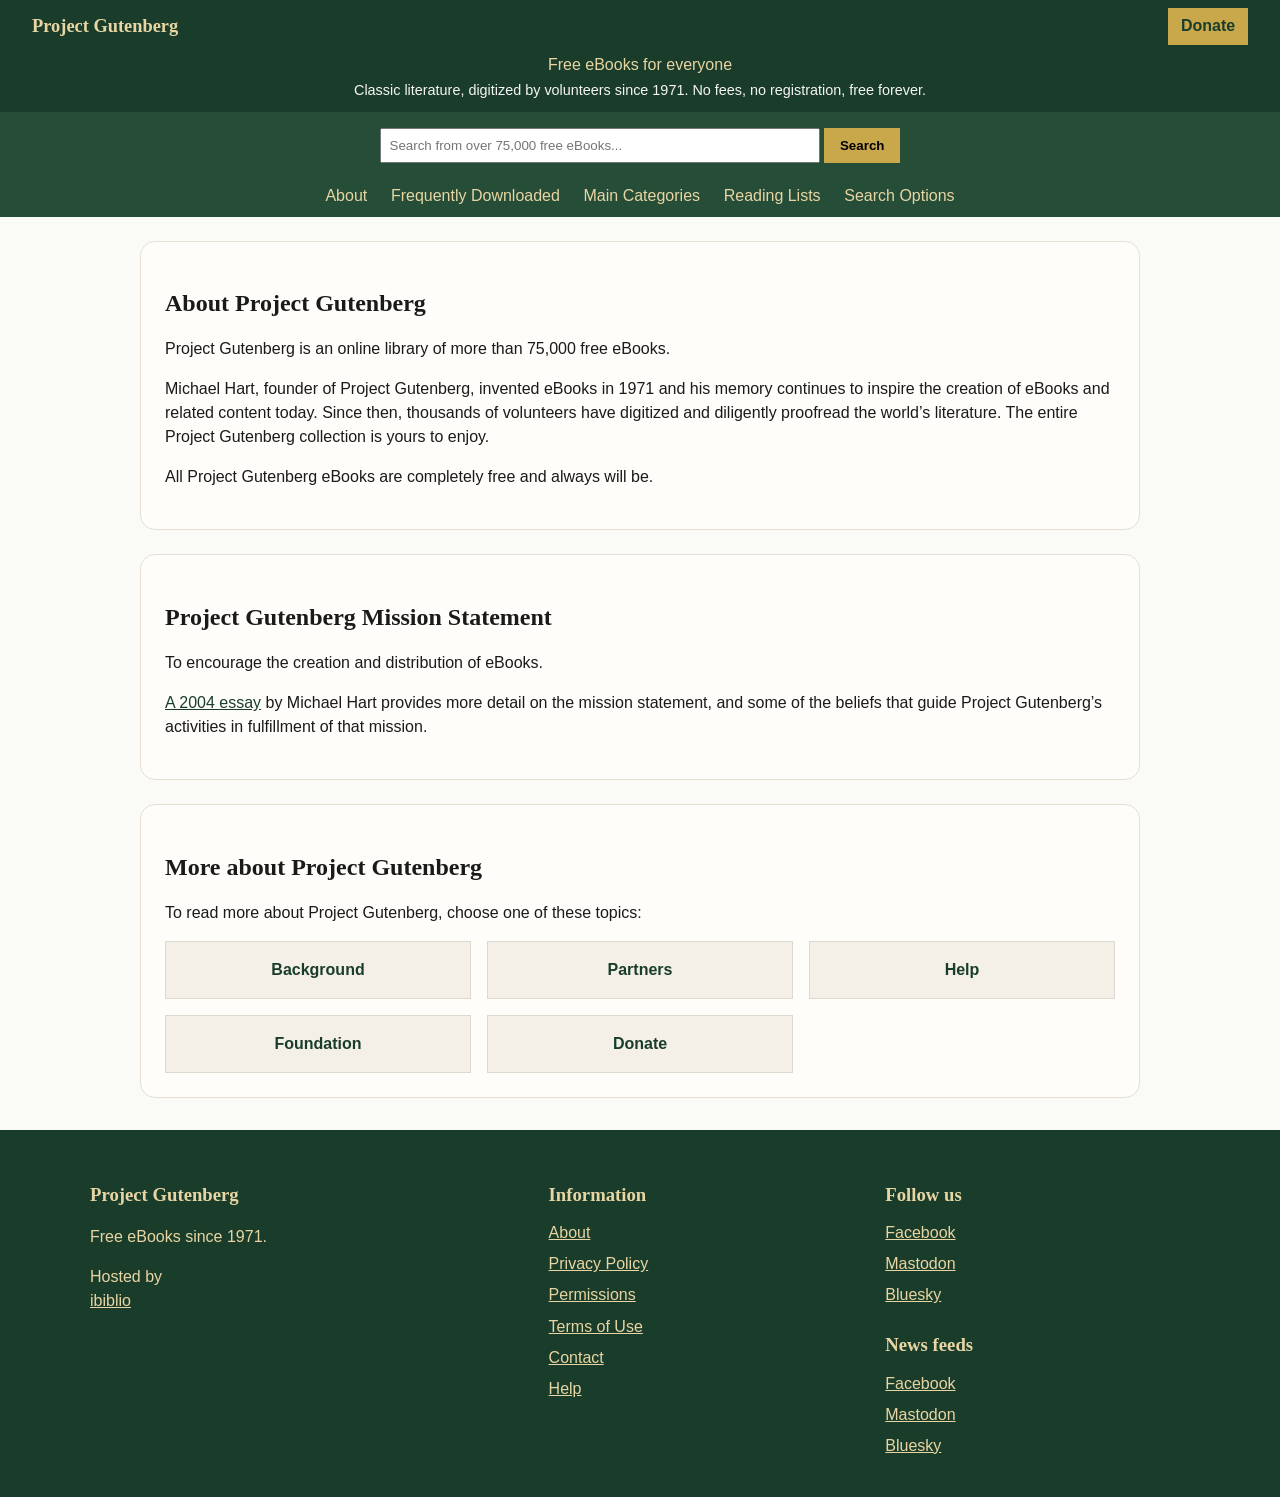
<file: about.html>
<!DOCTYPE html>
<html lang="en">

<head>
  <meta charset="UTF-8">
  <title>About | Project Gutenberg</title>
  <link rel="stylesheet" href="style.css">
  <meta name="viewport" content="width=device-width, initial-scale=1">
</head>

<body>

<!-- HEADER -->
<header class="site-header">
    <div class="header-top">
      <a href="index.html" class="logo">Project Gutenberg</a>
      <a href="https://www.gutenberg.org/donate/" class="donate-btn">Donate</a>
    </div>

    <div class="header-tagline">
      <p>Free eBooks for everyone</p>
      <span>Classic literature, digitized by volunteers since 1971. No fees, no registration, free forever.</span>
    </div>

    <div class="header-search">
      <form method="get" action="https://www.gutenberg.org/ebooks/search/">
        <input type="text" name="query" placeholder="Search from over 75,000 free eBooks...">
        <button type="submit">Search</button>
      </form>
    </div>

    <nav class="header-nav">
      <a href="about.html">About</a>
      <a href="frequently-downloaded.html">Frequently Downloaded</a>
      <a href="main-categories.html">Main Categories</a>
      <a href="reading-list.html">Reading Lists</a>
      <a href="search-options.html">Search Options</a>
    </nav>
  </header>


<!-- CONTENT PAGE -->
 <main class="main-content">
  
<!-- The content has been sorted in sections insead of only one class. By reusing the shelf class, the same design can be applied on the sectiions. -->
  <section class="shelf"> 
    <h2>About Project Gutenberg</h2>
    <p>Project Gutenberg is an online library of more than 75,000 free eBooks.</p>
    <p>Michael Hart, founder of Project Gutenberg, invented eBooks in 1971 and his memory continues to inspire the creation of eBooks and related content today. Since then, thousands of volunteers have digitized and diligently proofread the world’s literature. The entire Project Gutenberg collection is yours to enjoy.</p>
    <p>All Project Gutenberg eBooks are completely free and always will be.</p>
  </section>

  <section class="shelf">
    <h2>Project Gutenberg Mission Statement</h2>
    <p>To encourage the creation and distribution of eBooks.</p>
    <p><a href="https://www.gutenberg.org/about/background/mission_statement.html">A 2004 essay</a> by Michael Hart provides more detail on the mission statement, and some of the beliefs that guide Project Gutenberg’s activities in fulfillment of that mission.</p>
  </section>

  <section class="shelf">
    <h2>More about Project Gutenberg</h2>
    <p>To read more about Project Gutenberg, choose one of these topics:</p>

    <div class="category-grid"> <!-- Grid is used instead of a list to create an more user friendly overview. -->
      <a href="https://www.gutenberg.org/about/background/index.html">Background</a>
      <a href="https://www.gutenberg.org/about/partners_affiliates.html">Partners</a>
      <a href="https://www.gutenberg.org/help/">Help</a>
      <a href="https://www.gutenberg.org/about/pglaf.html">Foundation</a>
      <a href="https://www.gutenberg.org/donate">Donate</a>
    </div>
  </section>

 </main>

 <!-- FOOTER -->
  <footer class="site-footer">
    <div class="footer-grid">
      <div>
        <h3>Project Gutenberg</h3>
        <p>Free eBooks since 1971.</p>
        <p>Hosted by <a href="https://www.ibiblio.org/">ibiblio</a></p>
      </div>

      <div>
        <h3>Information</h3>
        <a href="https://www.gutenberg.org/about/">About</a>
        <a href="https://www.gutenberg.org/policy/privacy_policy.html">Privacy Policy</a>
        <a href="https://www.gutenberg.org/policy/permission.html">Permissions</a>
        <a href="https://www.gutenberg.org/policy/terms_of_use.html">Terms of Use</a>
        <a href="https://www.gutenberg.org/about/contact_information.html">Contact</a>
        <a href="https://www.gutenberg.org/help/">Help</a>
      </div>

      <div>
        <h3>Follow us</h3>
        <a href="https://www.facebook.com/project.gutenberg">Facebook</a>
        <a href="https://mastodon.social/@gutenberg_org" rel="me">Mastodon</a>
        <a href="https://bsky.app/profile/gutenberg.org" rel="me">Bluesky</a>

        <h3>News feeds</h3>
        <a href="https://www.facebook.com/gutenberg.new">Facebook</a>
        <a href="https://mastodon.social/@gutenberg_new" rel="me">Mastodon</a>
        <a href="https://bsky.app/profile/new.gutenberg.org" rel="me">Bluesky</a>
      </div>
    </div>
  </footer>

</body>
</html>
</file>
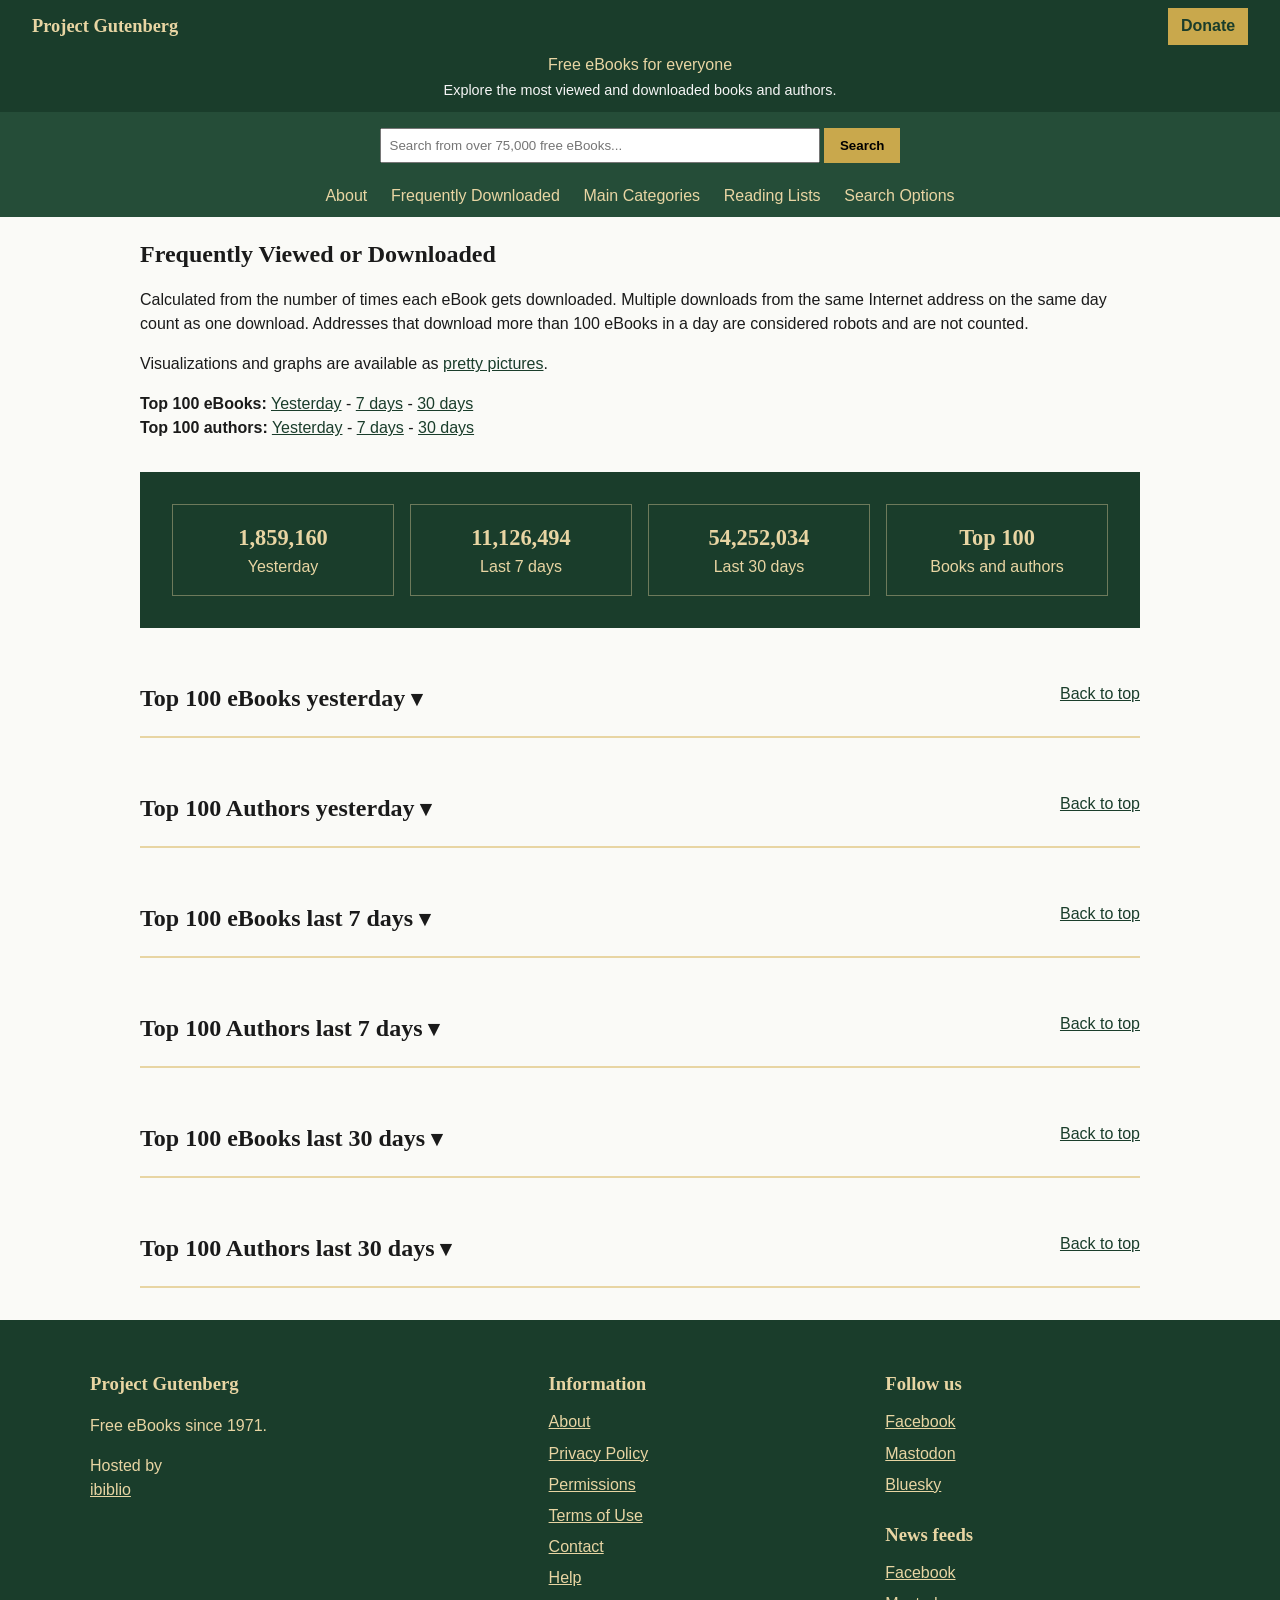
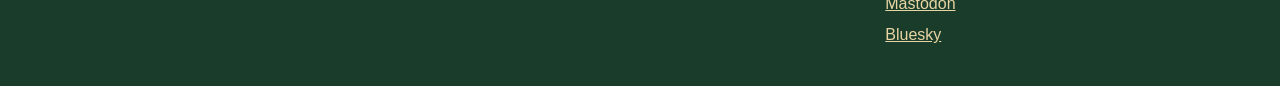
<file: frequently-downloaded.html>
<!DOCTYPE html>
<html lang="en">
<head>
  <!-- Basic page setup:
       sets the character encoding, makes the page responsive,
       gives the page a title, links the shared stylesheet,
       and loads the JavaScript file for the toggle interaction -->
  <meta charset="UTF-8">
  <meta name="viewport" content="width=device-width, initial-scale=1.0">

  <!-- Title shown in the browser tab -->
  <title>Frequently Downloaded | Project Gutenberg</title>

  <!-- Shared stylesheet used across the redesigned pages -->
  <link rel="stylesheet" href="style.css">

  <!-- JavaScript file:
       loaded with "defer" so it runs after the HTML is parsed.
       It is used here for opening and closing the list sections. -->
  <script src="main.js" defer></script>
</head>

<!-- The id="top" is used for the "Back to top" links later on the page -->
<body id="top">

  <!-- Site header:
       contains the text logo, donate button, short tagline,
       search bar, and navigation menu -->
  <header class="site-header">

    <!-- Top row with logo and donate button -->
    <div class="header-top">
      <a href="index.html" class="logo">Project Gutenberg</a>
      <a href="https://www.gutenberg.org/donate/" class="donate-btn">Donate</a>
    </div>

    <!-- Short introductory text for this page -->
    <div class="header-tagline">
      <p>Free eBooks for everyone</p>
      <span>Explore the most viewed and downloaded books and authors.</span>
    </div>

    <!-- Search form:
         sends the user to the real Project Gutenberg search page -->
    <div class="header-search">
      <form method="get" action="https://www.gutenberg.org/ebooks/search/">
        <input type="text" name="query" placeholder="Search from over 75,000 free eBooks...">
        <button type="submit">Search</button>
      </form>
    </div>

    <!-- Main navigation menu for the redesigned pages -->
    <nav class="header-nav">
      <a href="about.html">About</a>
      <a href="frequently-downloaded.html">Frequently Downloaded</a>
      <a href="main-categories.html">Main Categories</a>
      <a href="reading-list.html">Reading Lists</a>
      <a href="search-options.html">Search Options</a>
    </nav>
  </header>

  <!-- Main page content -->
  <main>

    <!-- Intro section:
         explains what the download rankings mean,
         how they are counted, and gives quick jump links
         to the different ranking sections below -->
    <section>
      <h1>Frequently Viewed or Downloaded</h1>

      <p>
        Calculated from the number of times each eBook gets downloaded.
        Multiple downloads from the same Internet address on the same day count as one download.
        Addresses that download more than 100 eBooks in a day are considered robots and are not counted.
      </p>

      <p>
        Visualizations and graphs are available as
        <a href="https://www.gutenberg.org/about/pretty-pictures.html">pretty pictures</a>.
      </p>

      <!-- Internal anchor links:
           these let the user jump directly to each top-100 list -->
      <p>
        <strong>Top 100 eBooks:</strong>
        <a href="#books-last1">Yesterday</a> -
        <a href="#books-last7">7 days</a> -
        <a href="#books-last30">30 days</a>
        <br>
        <strong>Top 100 authors:</strong>
        <a href="#authors-last1">Yesterday</a> -
        <a href="#authors-last7">7 days</a> -
        <a href="#authors-last30">30 days</a>
      </p>
    </section>

    <!-- Statistics strip:
         shows a few key numbers in a cleaner visual summary -->
    <section class="stats-strip">
      <div class="stats-grid">
        <div class="stat-box">
          <strong>1,859,160</strong>
          <span>Yesterday</span>
        </div>
        <div class="stat-box">
          <strong>11,126,494</strong>
          <span>Last 7 days</span>
        </div>
        <div class="stat-box">
          <strong>54,252,034</strong>
          <span>Last 30 days</span>
        </div>
        <div class="stat-box">
          <strong>Top 100</strong>
          <span>Books and authors</span>
        </div>
      </div>
    </section>

    <!-- First ranking section:
         top 100 eBooks for yesterday -->
    <section>

      <!-- Section header:
           the h2 has class "toggle-title" so the JavaScript can make it clickable.
           Clicking it opens or closes the ordered list below. -->
      <div class="shelf-header">
        <h2 id="books-last1" class="toggle-title">Top 100 eBooks yesterday</h2>
        <a href="#top">Back to top</a>
      </div>

      <!-- Ordered list of books.
           The class "toggle-content" is used by the JavaScript:
           it is the content block that gets opened or closed. -->
      <ol class="toggle-content">
        <li><a href="https://www.gutenberg.org/ebooks/84">Frankenstein; or, the modern prometheus by Mary Wollstonecraft Shelley (7750)</a></li>
        <li><a href="https://www.gutenberg.org/ebooks/37683">Chambers's Twentieth Century Dictionary (part 1 of 4: A-D) (7579)</a></li>
        <li><a href="https://www.gutenberg.org/ebooks/45304">The City of God, Volume I by Saint of Hippo Augustine (5458)</a></li>
        <li><a href="https://www.gutenberg.org/ebooks/2701">Moby Dick; Or, The Whale by Herman Melville (3870)</a></li>
        <li><a href="https://www.gutenberg.org/ebooks/1342">Pride and Prejudice by Jane Austen (3729)</a></li>
        <li><a href="https://www.gutenberg.org/ebooks/64317">The Great Gatsby by F. Scott Fitzgerald (2714)</a></li>
        <li><a href="https://www.gutenberg.org/ebooks/768">Wuthering Heights by Emily Brontë (2611)</a></li>
        <li><a href="https://www.gutenberg.org/ebooks/1513">Romeo and Juliet by William Shakespeare (2567)</a></li>
        <li><a href="https://www.gutenberg.org/ebooks/11">Alice's Adventures in Wonderland by Lewis Carroll (2375)</a></li>
        <li><a href="https://www.gutenberg.org/ebooks/1260">Jane Eyre: An Autobiography by Charlotte Brontë (2068)</a></li>
        <li><a href="https://www.gutenberg.org/ebooks/2641">A Room with a View by E. M. Forster (2033)</a></li>
        <li><a href="https://www.gutenberg.org/ebooks/174">The Picture of Dorian Gray by Oscar Wilde (1928)</a></li>
        <li><a href="https://www.gutenberg.org/ebooks/100">The Complete Works of William Shakespeare by William Shakespeare (1920)</a></li>
        <li><a href="https://www.gutenberg.org/ebooks/844">The Importance of Being Earnest: A Trivial Comedy for Serious People by Oscar Wilde (1902)</a></li>
        <li><a href="https://www.gutenberg.org/ebooks/145">Middlemarch by George Eliot (1877)</a></li>
        <li><a href="https://www.gutenberg.org/ebooks/345">Dracula by Bram Stoker (1712)</a></li>
        <li><a href="https://www.gutenberg.org/ebooks/43">The strange case of Dr. Jekyll and Mr. Hyde by Robert Louis Stevenson (1699)</a></li>
        <li><a href="https://www.gutenberg.org/ebooks/5197">My Life — Volume 1 by Richard Wagner (1661)</a></li>
        <li><a href="https://www.gutenberg.org/ebooks/2542">A Doll's House : a play by Henrik Ibsen (1604)</a></li>
        <li><a href="https://www.gutenberg.org/ebooks/67979">The Blue Castle: a novel by L. M. Montgomery (1597)</a></li>
        <li><a href="https://www.gutenberg.org/ebooks/28054">The Brothers Karamazov by Fyodor Dostoyevsky (1593)</a></li>
        <li><a href="https://www.gutenberg.org/ebooks/1184">The Count of Monte Cristo by Alexandre Dumas and Auguste Maquet (1585)</a></li>
        <li><a href="https://www.gutenberg.org/ebooks/2554">Crime and Punishment by Fyodor Dostoyevsky (1568)</a></li>
        <li><a href="https://www.gutenberg.org/ebooks/37106">Little Women; Or, Meg, Jo, Beth, and Amy by Louisa May Alcott (1541)</a></li>
        <li><a href="https://www.gutenberg.org/ebooks/26471">Spoon River Anthology by Edgar Lee Masters (1539)</a></li>
        <li><a href="https://www.gutenberg.org/ebooks/1080">A Modest Proposal by Jonathan Swift (1464)</a></li>
        <li><a href="https://www.gutenberg.org/ebooks/1661">The Adventures of Sherlock Holmes by Arthur Conan Doyle (1463)</a></li>
        <li><a href="https://www.gutenberg.org/ebooks/76">Adventures of Huckleberry Finn by Mark Twain (1389)</a></li>
        <li><a href="https://www.gutenberg.org/ebooks/71937">The writings of Clement of Alexandria, Vol. 1 (of 2) by Saint of Alexandria Clement (1370)</a></li>
        <li><a href="https://www.gutenberg.org/ebooks/1259">Twenty years after by Alexandre Dumas and Auguste Maquet (1368)</a></li>
        <li><a href="https://www.gutenberg.org/ebooks/16389">The Enchanted April by Elizabeth Von Arnim (1336)</a></li>
        <li><a href="https://www.gutenberg.org/ebooks/1400">Great Expectations by Charles Dickens (1296)</a></li>
        <li><a href="https://www.gutenberg.org/ebooks/394">Cranford by Elizabeth Cleghorn Gaskell (1267)</a></li>
        <li><a href="https://www.gutenberg.org/ebooks/8492">The King in Yellow by Robert W. Chambers (1264)</a></li>
        <li><a href="https://www.gutenberg.org/ebooks/24141">警世通言 by Menglong Feng (1248)</a></li>
        <li><a href="https://www.gutenberg.org/ebooks/2160">The Expedition of Humphry Clinker by T. Smollett (1242)</a></li>
        <li><a href="https://www.gutenberg.org/ebooks/16328">Beowulf: An Anglo-Saxon Epic Poem (1237)</a></li>
        <li><a href="https://www.gutenberg.org/ebooks/6761">The Adventures of Ferdinand Count Fathom — Complete by T. Smollett (1237)</a></li>
        <li><a href="https://www.gutenberg.org/ebooks/6593">History of Tom Jones, a Foundling by Henry Fielding (1234)</a></li>
        <li><a href="https://www.gutenberg.org/ebooks/4085">The Adventures of Roderick Random by T. Smollett (1220)</a></li>
        <li><a href="https://www.gutenberg.org/ebooks/1232">The Prince by Niccolò Machiavelli (1180)</a></li>
        <li><a href="https://www.gutenberg.org/ebooks/42324">Frankenstein; Or, The Modern Prometheus by Mary Wollstonecraft Shelley (1179)</a></li>
        <li><a href="https://www.gutenberg.org/ebooks/25344">The Scarlet Letter by Nathaniel Hawthorne (1152)</a></li>
        <li><a href="https://www.gutenberg.org/ebooks/98">A Tale of Two Cities by Charles Dickens (1125)</a></li>
        <li><a href="https://www.gutenberg.org/ebooks/45368">The Outline of History: Being a Plain History of Life and Mankind by H. G. Wells (1092)</a></li>
        <li><a href="https://www.gutenberg.org/ebooks/3296">The Confessions of St. Augustine by Saint of Hippo Augustine (1084)</a></li>
        <li><a href="https://www.gutenberg.org/ebooks/2591">Grimms' Fairy Tales by Jacob Grimm and Wilhelm Grimm (1081)</a></li>
        <li><a href="https://www.gutenberg.org/ebooks/8800">The divine comedy by Dante Alighieri (1068)</a></li>
        <li><a href="https://www.gutenberg.org/ebooks/1998">Thus Spake Zarathustra: A Book for All and None by Friedrich Wilhelm Nietzsche (1044)</a></li>
        <li><a href="https://www.gutenberg.org/ebooks/829">Gulliver's Travels into Several Remote Nations of the World by Jonathan Swift (1039)</a></li>
        <li><a href="https://www.gutenberg.org/ebooks/27673">Oedipus King of Thebes by Sophocles (1035)</a></li>
        <li><a href="https://www.gutenberg.org/ebooks/5200">Metamorphosis by Franz Kafka (1021)</a></li>
        <li><a href="https://www.gutenberg.org/ebooks/1952">The Yellow Wallpaper by Charlotte Perkins Gilman (1007)</a></li>
        <li><a href="https://www.gutenberg.org/ebooks/2600">War and Peace by graf Leo Tolstoy (991)</a></li>
        <li><a href="https://www.gutenberg.org/ebooks/45">Anne of Green Gables by L. M. Montgomery (974)</a></li>
        <li><a href="https://www.gutenberg.org/ebooks/74">The Adventures of Tom Sawyer, Complete by Mark Twain (953)</a></li>
        <li><a href="https://www.gutenberg.org/ebooks/3207">Leviathan by Thomas Hobbes (940)</a></li>
        <li><a href="https://www.gutenberg.org/ebooks/28942">The Junior Classics, Volume 1: Fairy and wonder tales by William Allan Neilson (922)</a></li>
        <li><a href="https://www.gutenberg.org/ebooks/23">Narrative of the Life of Frederick Douglass, an American Slave by Frederick Douglass (910)</a></li>
        <li><a href="https://www.gutenberg.org/ebooks/4300">Ulysses by James Joyce (902)</a></li>
        <li><a href="https://www.gutenberg.org/ebooks/408">The Souls of Black Folk by W. E. B. Du Bois (897)</a></li>
        <li><a href="https://www.gutenberg.org/ebooks/1399">Anna Karenina by graf Leo Tolstoy (884)</a></li>
        <li><a href="https://www.gutenberg.org/ebooks/2680">Meditations by Emperor of Rome Marcus Aurelius (871)</a></li>
        <li><a href="https://www.gutenberg.org/ebooks/120">Treasure Island by Robert Louis Stevenson (861)</a></li>
        <li><a href="https://www.gutenberg.org/ebooks/36034">White nights, and other stories by Fyodor Dostoyevsky (859)</a></li>
        <li><a href="https://www.gutenberg.org/ebooks/1727">The Odyssey by Homer (853)</a></li>
        <li><a href="https://www.gutenberg.org/ebooks/50285">Dr. Mabuse, der Spieler : by Norbert Jacques (849)</a></li>
        <li><a href="https://www.gutenberg.org/ebooks/7370">Second Treatise of Government by John Locke (846)</a></li>
        <li><a href="https://www.gutenberg.org/ebooks/20417">The Outline of Science, Vol. 1 (of 4) by J. Arthur Thomson (836)</a></li>
        <li><a href="https://www.gutenberg.org/ebooks/24855">Concrete Construction: Methods and Costs by Halbert Powers Gillette and Charles Shattuck Hill (832)</a></li>
        <li><a href="https://www.gutenberg.org/ebooks/244">A Study in Scarlet by Arthur Conan Doyle (828)</a></li>
        <li><a href="https://www.gutenberg.org/ebooks/20228">Noli Me Tangere by José Rizal (827)</a></li>
        <li><a href="https://www.gutenberg.org/ebooks/22788">The Federalist Papers by Alexander Hamilton and John Jay and James Madison (825)</a></li>
        <li><a href="https://www.gutenberg.org/ebooks/55">The Wonderful Wizard of Oz by L. Frank Baum (799)</a></li>
        <li><a href="https://www.gutenberg.org/ebooks/219">Heart of Darkness by Joseph Conrad (766)</a></li>
        <li><a href="https://www.gutenberg.org/ebooks/161">Sense and Sensibility by Jane Austen (747)</a></li>
        <li><a href="https://www.gutenberg.org/ebooks/135">Les Misérables by Victor Hugo (743)</a></li>
        <li><a href="https://www.gutenberg.org/ebooks/72075">The scrap book, Volume 2, No. 2 by Various (742)</a></li>
        <li><a href="https://www.gutenberg.org/ebooks/205">Walden, and On The Duty Of Civil Disobedience by Henry David Thoreau (739)</a></li>
        <li><a href="https://www.gutenberg.org/ebooks/26225">Fifteen Thousand Useful Phrases by Grenville Kleiser (715)</a></li>
        <li><a href="https://www.gutenberg.org/ebooks/57724">A Cyclopaedia of Canadian Biography: Being Chiefly Men of the Time (712)</a></li>
        <li><a href="https://www.gutenberg.org/ebooks/15399">The Interesting Narrative of the Life of Olaudah Equiano, Or Gustavus Vassa, The African by Equiano (708)</a></li>
        <li><a href="https://www.gutenberg.org/ebooks/41445">Frankenstein; Or, The Modern Prometheus by Mary Wollstonecraft Shelley (705)</a></li>
        <li><a href="https://www.gutenberg.org/ebooks/1497">The Republic by Plato (704)</a></li>
        <li><a href="https://www.gutenberg.org/ebooks/4363">Beyond Good and Evil by Friedrich Wilhelm Nietzsche (681)</a></li>
        <li><a href="https://www.gutenberg.org/ebooks/2852">The Hound of the Baskervilles by Arthur Conan Doyle (670)</a></li>
        <li><a href="https://www.gutenberg.org/ebooks/24979">A Source Book for Ancient Church History by Joseph Cullen Ayer (666)</a></li>
        <li><a href="https://www.gutenberg.org/ebooks/5740">Tractatus Logico-Philosophicus by Ludwig Wittgenstein (660)</a></li>
        <li><a href="https://www.gutenberg.org/ebooks/26296">Les mille et une nuits, tome premier (658)</a></li>
        <li><a href="https://www.gutenberg.org/ebooks/23962">西遊記 by Cheng'en Wu (648)</a></li>
        <li><a href="https://www.gutenberg.org/ebooks/20203">Autobiography of Benjamin Franklin by Benjamin Franklin (641)</a></li>
        <li><a href="https://www.gutenberg.org/ebooks/209">The Turn of the Screw by Henry James (632)</a></li>
        <li><a href="https://www.gutenberg.org/ebooks/215">The call of the wild by Jack London (620)</a></li>
        <li><a href="https://www.gutenberg.org/ebooks/3300">An Inquiry into the Nature and Causes of the Wealth of Nations by Adam Smith (615)</a></li>
        <li><a href="https://www.gutenberg.org/ebooks/32105">Belford's Magazine, Vol 2, December 1888 by Various (607)</a></li>
        <li><a href="https://www.gutenberg.org/ebooks/26706">Manual of Military Training by James A. Moss (606)</a></li>
        <li><a href="https://www.gutenberg.org/ebooks/16">Peter Pan : by J. M. Barrie (604)</a></li>
        <li><a href="https://www.gutenberg.org/ebooks/730">Oliver Twist by Charles Dickens (593)</a></li>
        <li><a href="https://www.gutenberg.org/ebooks/41">The Legend of Sleepy Hollow by Washington Irving (585)</a></li>
        <li><a href="https://www.gutenberg.org/ebooks/996">Don Quixote by Miguel de Cervantes Saavedra (572)</a></li>
      </ol>
    </section>

    <!-- Second ranking section:
         top 100 authors for yesterday -->
    <section>
      <div class="shelf-header">
        <h2 id="authors-last1" class="toggle-title">Top 100 Authors yesterday</h2>
        <a href="#top">Back to top</a>
      </div>

      <!-- Same toggle structure as the other ranking blocks -->
      <ol class="toggle-content">
        <li><a href="https://www.gutenberg.org/browse/authors/s#a65">Shakespeare, William (14192)</a></li>
        <li><a href="https://www.gutenberg.org/browse/authors/d#a37">Dickens, Charles (13460)</a></li>
        <li><a href="https://www.gutenberg.org/browse/authors/s#a61">Shelley, Mary Wollstonecraft (10511)</a></li>
        <li><a href="https://www.gutenberg.org/browse/authors/t#a53">Twain, Mark (10128)</a></li>
        <li><a href="https://www.gutenberg.org/browse/authors/d#a69">Doyle, Arthur Conan (9642)</a></li>
        <li><a href="https://www.gutenberg.org/browse/authors/a#a68">Austen, Jane (9615)</a></li>
        <li><a href="https://www.gutenberg.org/browse/authors/d#a38990">Davidson, Thomas (7843)</a></li>
        <li><a href="https://www.gutenberg.org/browse/authors/w#a1961">Widger, David (7701)</a></li>
        <li><a href="https://www.gutenberg.org/browse/authors/d#a492">Dumas, Alexandre (7637)</a></li>
        <li><a href="https://www.gutenberg.org/browse/authors/g#a2858">Garnett, Constance (7447)</a></li>
        <li><a href="https://www.gutenberg.org/browse/authors/v#a60">Verne, Jules (7246)</a></li>
        <li><a href="https://www.gutenberg.org/browse/authors/s#a35">Stevenson, Robert Louis (6982)</a></li>
        <li><a href="https://www.gutenberg.org/browse/authors/d#a314">Dostoyevsky, Fyodor (6895)</a></li>
        <li><a href="https://www.gutenberg.org/browse/authors/w#a111">Wilde, Oscar (6879)</a></li>
        <li><a href="https://www.gutenberg.org/browse/authors/a#a1156">Augustine, of Hippo, Saint (6804)</a></li>
        <li><a href="https://www.gutenberg.org/browse/authors/w#a30">Wells, H. G. (Herbert George) (6707)</a></li>
        <li><a href="https://www.gutenberg.org/browse/authors/m#a36">Montgomery, L. M. (Lucy Maud) (5986)</a></li>
        <li><a href="https://www.gutenberg.org/browse/authors/d#a5058">Dods, Marcus (5654)</a></li>
        <li><a href="https://www.gutenberg.org/browse/authors/n#a779">Nietzsche, Friedrich Wilhelm (5471)</a></li>
        <li><a href="https://www.gutenberg.org/browse/authors/m#a9">Melville, Herman (5455)</a></li>
        <li><a href="https://www.gutenberg.org/browse/authors/c#a80">Chesterton, G. K. (Gilbert Keith) (5153)</a></li>
        <li><a href="https://www.gutenberg.org/browse/authors/b#a42">Baum, L. Frank (Lyman Frank) (5057)</a></li>
        <li><a href="https://www.gutenberg.org/browse/authors/t#a136">Tolstoy, Leo, graf (4831)</a></li>
        <li><a href="https://www.gutenberg.org/browse/authors/b#a251">Balzac, Honoré de (4824)</a></li>
        <li><a href="https://www.gutenberg.org/browse/authors/m#a3930">Maquet, Auguste (4817)</a></li>
        <li><a href="https://www.gutenberg.org/browse/authors/a#a102">Alcott, Louisa May (4735)</a></li>
        <li><a href="https://www.gutenberg.org/browse/authors/c#a451">Christie, Agatha (4567)</a></li>
        <li><a href="https://www.gutenberg.org/browse/authors/l#a79">Lang, Andrew (4492)</a></li>
        <li><a href="https://www.gutenberg.org/browse/authors/s#a838">Smollett, T. (Tobias) (4448)</a></li>
        <li><a href="https://www.gutenberg.org/browse/authors/p#a93">Plato (4363)</a></li>
        <li><a href="https://www.gutenberg.org/browse/authors/c#a7">Carroll, Lewis (4231)</a></li>
        <li><a href="https://www.gutenberg.org/browse/authors/d#a1896">Doré, Gustave (4111)</a></li>
        <li><a href="https://www.gutenberg.org/browse/authors/b#a48">Burroughs, Edgar Rice (4063)</a></li>
        <li><a href="https://www.gutenberg.org/browse/authors/s#a59">Scott, Walter (4045)</a></li>
        <li><a href="https://www.gutenberg.org/browse/authors/s#a326">Swift, Jonathan (3997)</a></li>
        <li><a href="https://www.gutenberg.org/browse/authors/h#a28">Hawthorne, Nathaniel (3951)</a></li>
        <li><a href="https://www.gutenberg.org/browse/authors/j#a113">James, Henry (3836)</a></li>
        <li><a href="https://www.gutenberg.org/browse/authors/p#a481">Poe, Edgar Allan (3742)</a></li>
        <li><a href="https://www.gutenberg.org/browse/authors/k#a132">Kipling, Rudyard (3711)</a></li>
        <li><a href="https://www.gutenberg.org/browse/authors/j#a94">Jowett, Benjamin (3684)</a></li>
        <li><a href="https://www.gutenberg.org/browse/authors/l#a120">London, Jack (3653)</a></li>
        <li><a href="https://www.gutenberg.org/browse/authors/r#a2183">Rizal, José (3473)</a></li>
        <li><a href="https://www.gutenberg.org/browse/authors/a#a18">Aesop (3471)</a></li>
        <li><a href="https://www.gutenberg.org/browse/authors/c#a125">Conrad, Joseph (3442)</a></li>
        <li><a href="https://www.gutenberg.org/browse/authors/f#a420">Fitzgerald, F. Scott (Francis Scott) (3411)</a></li>
        <li><a href="https://www.gutenberg.org/browse/authors/e#a90">Eliot, George (3386)</a></li>
        <li><a href="https://www.gutenberg.org/browse/authors/g#a586">Goethe, Johann Wolfgang von (3365)</a></li>
        <li><a href="https://www.gutenberg.org/browse/authors/h#a85">Hugo, Victor (3364)</a></li>
        <li><a href="https://www.gutenberg.org/browse/authors/h#a23">Hardy, Thomas (3316)</a></li>
        <li><a href="https://www.gutenberg.org/browse/authors/i#a861">Ibsen, Henrik (3231)</a></li>
        <li><a href="https://www.gutenberg.org/browse/authors/b#a898">Burton, Richard Francis, Sir (3230)</a></li>
        <li><a href="https://www.gutenberg.org/browse/authors/l#a761">Lytton, Edward Bulwer Lytton, Baron (3183)</a></li>
        <li><a href="https://www.gutenberg.org/browse/authors/h#a705">Homer (3173)</a></li>
        <li><a href="https://www.gutenberg.org/browse/authors/d#a507">Dante Alighieri (3173)</a></li>
        <li><a href="https://www.gutenberg.org/browse/authors/l#a141">Library of Congress. Copyright Office (3170)</a></li>
        <li><a href="https://www.gutenberg.org/browse/authors/f#a975">Forster, E. M. (Edward Morgan) (3045)</a></li>
        <li><a href="https://www.gutenberg.org/browse/authors/b#a408">Brontë, Charlotte (3012)</a></li>
        <li><a href="https://www.gutenberg.org/browse/authors/c#a38191">Chambers, Robert W. (Robert William) (3008)</a></li>
        <li><a href="https://www.gutenberg.org/browse/authors/c#a505">Cervantes Saavedra, Miguel de (2928)</a></li>
        <li><a href="https://www.gutenberg.org/browse/authors/t#a324">Trollope, Anthony (2814)</a></li>
        <li><a href="https://www.gutenberg.org/browse/authors/m#a1681">Murray, Gilbert (2759)</a></li>
        <li><a href="https://www.gutenberg.org/browse/authors/d#a485">Darwin, Charles (2757)</a></li>
        <li><a href="https://www.gutenberg.org/browse/authors/m#a306">Maupassant, Guy de (2700)</a></li>
        <li><a href="https://www.gutenberg.org/browse/authors/b#a405">Brontë, Emily (2667)</a></li>
        <li><a href="https://www.gutenberg.org/browse/authors/s#a190">Stoker, Bram (2658)</a></li>
        <li><a href="https://www.gutenberg.org/browse/authors/g#a971">Grimm, Jacob (2607)</a></li>
        <li><a href="https://www.gutenberg.org/browse/authors/g#a972">Grimm, Wilhelm (2607)</a></li>
        <li><a href="https://www.gutenberg.org/browse/authors/b#a73">Burnett, Frances Hodgson (2468)</a></li>
        <li><a href="https://www.gutenberg.org/browse/authors/d#a204">Defoe, Daniel (2423)</a></li>
        <li><a href="https://www.gutenberg.org/browse/authors/m#a6202">Merrill, Frank T. (2419)</a></li>
        <li><a href="https://www.gutenberg.org/browse/authors/l#a7862">Levy, Oscar (2403)</a></li>
        <li><a href="https://www.gutenberg.org/browse/authors/w#a104">Wharton, Edith (2358)</a></li>
        <li><a href="https://www.gutenberg.org/browse/authors/t#a9854">Townsend, F. H. (Frederick Henry) (2316)</a></li>
        <li><a href="https://www.gutenberg.org/browse/authors/h#a97">Howells, William Dean (2305)</a></li>
        <li><a href="https://www.gutenberg.org/browse/authors/m#a1355">Morley, Henry (2293)</a></li>
        <li><a href="https://www.gutenberg.org/browse/authors/c#a5276">Chambers, Robert (2209)</a></li>
        <li><a href="https://www.gutenberg.org/browse/authors/w#a993">Warner, Charles Dudley (2198)</a></li>
        <li><a href="https://www.gutenberg.org/browse/authors/s#a467">Shaw, Bernard (2193)</a></li>
        <li><a href="https://www.gutenberg.org/browse/authors/i#a34">Irving, Washington (2191)</a></li>
        <li><a href="https://www.gutenberg.org/browse/authors/v#a913">Voltaire (2185)</a></li>
        <li><a href="https://www.gutenberg.org/browse/authors/g#a220">Gaskell, Elizabeth Cleghorn (2169)</a></li>
        <li><a href="https://www.gutenberg.org/browse/authors/a#a168">Alger, Horatio, Jr. (2158)</a></li>
        <li><a href="https://www.gutenberg.org/browse/authors/h#a1032">Henty, G. A. (George Alfred) (2149)</a></li>
        <li><a href="https://www.gutenberg.org/browse/authors/b#a9248">Bell, George (2146)</a></li>
        <li><a href="https://www.gutenberg.org/browse/authors/m#a520">Meredith, George (2113)</a></li>
        <li><a href="https://www.gutenberg.org/browse/authors/r#a355">Russell, Bertrand (2112)</a></li>
        <li><a href="https://www.gutenberg.org/browse/authors/m#a127">MacDonald, George (2110)</a></li>
        <li><a href="https://www.gutenberg.org/browse/authors/b#a2437">Belloc, Hilaire (2097)</a></li>
        <li><a href="https://www.gutenberg.org/browse/authors/c#a98">Collins, Wilkie (2087)</a></li>
        <li><a href="https://www.gutenberg.org/browse/authors/r#a2297">Robertson, James Alexander (2076)</a></li>
        <li><a href="https://www.gutenberg.org/browse/authors/c#a708">Chekhov, Anton Pavlovich (2056)</a></li>
        <li><a href="https://www.gutenberg.org/browse/authors/f#a3840">Fenn, George Manville (2051)</a></li>
        <li><a href="https://www.gutenberg.org/browse/authors/u#a8">United States. Central Intelligence Agency (2030)</a></li>
        <li><a href="https://www.gutenberg.org/browse/authors/k#a8659">Kingston, William Henry Giles (2026)</a></li>
        <li><a href="https://www.gutenberg.org/browse/authors/r#a359">Ruskin, John (2024)</a></li>
        <li><a href="https://www.gutenberg.org/browse/authors/j#a1039">Joyce, James (2001)</a></li>
        <li><a href="https://www.gutenberg.org/browse/authors/w#a1325">Wagner, Richard (1994)</a></li>
        <li><a href="https://www.gutenberg.org/browse/authors/w#a783">Wodehouse, P. G. (Pelham Grenville) (1977)</a></li>
        <li><a href="https://www.gutenberg.org/browse/authors/j#a5845">Jókai, Mór (1973)</a></li>
        <li><a href="https://www.gutenberg.org/browse/authors/c#a5277">Chambers, William (1966)</a></li>
      </ol>
    </section>

    <!-- Third ranking section:
         top 100 eBooks for the last 7 days -->
    <section>
      <div class="shelf-header">
        <h2 id="books-last7" class="toggle-title">Top 100 eBooks last 7 days</h2>
        <a href="#top">Back to top</a>
      </div>

      <!-- Same pattern:
           clickable title + collapsible ordered list -->
      <ol class="toggle-content">
        <li><a href="https://www.gutenberg.org/ebooks/84">Frankenstein; or, the modern prometheus by Mary Wollstonecraft Shelley (39796)</a></li>
        <li><a href="https://www.gutenberg.org/ebooks/45304">The City of God, Volume I by Saint of Hippo Augustine (31048)</a></li>
        <li><a href="https://www.gutenberg.org/ebooks/2701">Moby Dick; Or, The Whale by Herman Melville (22878)</a></li>
        <li><a href="https://www.gutenberg.org/ebooks/1342">Pride and Prejudice by Jane Austen (22427)</a></li>
        <li><a href="https://www.gutenberg.org/ebooks/33170">The Itching Palm: A Study of the Habit of Tipping in America by William R. Scott (17390)</a></li>
        <li><a href="https://www.gutenberg.org/ebooks/768">Wuthering Heights by Emily Brontë (16017)</a></li>
        <li><a href="https://www.gutenberg.org/ebooks/1513">Romeo and Juliet by William Shakespeare (14924)</a></li>
        <li><a href="https://www.gutenberg.org/ebooks/11">Alice's Adventures in Wonderland by Lewis Carroll (14383)</a></li>
        <li><a href="https://www.gutenberg.org/ebooks/64317">The Great Gatsby by F. Scott Fitzgerald (13178)</a></li>
        <li><a href="https://www.gutenberg.org/ebooks/37683">Chambers's Twentieth Century Dictionary (part 1 of 4: A-D) (12910)</a></li>
        <li><a href="https://www.gutenberg.org/ebooks/100">The Complete Works of William Shakespeare by William Shakespeare (12269)</a></li>
        <li><a href="https://www.gutenberg.org/ebooks/2641">A Room with a View by E. M. Forster (12077)</a></li>
        <li><a href="https://www.gutenberg.org/ebooks/1260">Jane Eyre: An Autobiography by Charlotte Brontë (11521)</a></li>
        <li><a href="https://www.gutenberg.org/ebooks/145">Middlemarch by George Eliot (11190)</a></li>
        <li><a href="https://www.gutenberg.org/ebooks/174">The Picture of Dorian Gray by Oscar Wilde (11129)</a></li>
        <li><a href="https://www.gutenberg.org/ebooks/37106">Little Women; Or, Meg, Jo, Beth, and Amy by Louisa May Alcott (10017)</a></li>
        <li><a href="https://www.gutenberg.org/ebooks/67979">The Blue Castle: a novel by L. M. Montgomery (9966)</a></li>
        <li><a href="https://www.gutenberg.org/ebooks/2542">A Doll's House : a play by Henrik Ibsen (9846)</a></li>
        <li><a href="https://www.gutenberg.org/ebooks/43">The strange case of Dr. Jekyll and Mr. Hyde by Robert Louis Stevenson (9814)</a></li>
        <li><a href="https://www.gutenberg.org/ebooks/5197">My Life — Volume 1 by Richard Wagner (9338)</a></li>
        <li><a href="https://www.gutenberg.org/ebooks/345">Dracula by Bram Stoker (9180)</a></li>
        <li><a href="https://www.gutenberg.org/ebooks/2554">Crime and Punishment by Fyodor Dostoyevsky (8895)</a></li>
        <li><a href="https://www.gutenberg.org/ebooks/16389">The Enchanted April by Elizabeth Von Arnim (8637)</a></li>
        <li><a href="https://www.gutenberg.org/ebooks/1661">The Adventures of Sherlock Holmes by Arthur Conan Doyle (8474)</a></li>
        <li><a href="https://www.gutenberg.org/ebooks/1259">Twenty years after by Alexandre Dumas and Auguste Maquet (8387)</a></li>
        <li><a href="https://www.gutenberg.org/ebooks/844">The Importance of Being Earnest: A Trivial Comedy for Serious People by Oscar Wilde (8373)</a></li>
        <li><a href="https://www.gutenberg.org/ebooks/1184">The Count of Monte Cristo by Alexandre Dumas and Auguste Maquet (8177)</a></li>
        <li><a href="https://www.gutenberg.org/ebooks/6761">The Adventures of Ferdinand Count Fathom — Complete by T. Smollett (8152)</a></li>
        <li><a href="https://www.gutenberg.org/ebooks/6593">History of Tom Jones, a Foundling by Henry Fielding (8151)</a></li>
        <li><a href="https://www.gutenberg.org/ebooks/394">Cranford by Elizabeth Cleghorn Gaskell (8132)</a></li>
        <li><a href="https://www.gutenberg.org/ebooks/2160">The Expedition of Humphry Clinker by T. Smollett (8064)</a></li>
        <li><a href="https://www.gutenberg.org/ebooks/1080">A Modest Proposal by Jonathan Swift (8049)</a></li>
        <li><a href="https://www.gutenberg.org/ebooks/4085">The Adventures of Roderick Random by T. Smollett (7863)</a></li>
        <li><a href="https://www.gutenberg.org/ebooks/76">Adventures of Huckleberry Finn by Mark Twain (7531)</a></li>
        <li><a href="https://www.gutenberg.org/ebooks/98">A Tale of Two Cities by Charles Dickens (7474)</a></li>
        <li><a href="https://www.gutenberg.org/ebooks/8492">The King in Yellow by Robert W. Chambers (7191)</a></li>
        <li><a href="https://www.gutenberg.org/ebooks/28054">The Brothers Karamazov by Fyodor Dostoyevsky (7098)</a></li>
        <li><a href="https://www.gutenberg.org/ebooks/24141">警世通言 by Menglong Feng (7032)</a></li>
        <li><a href="https://www.gutenberg.org/ebooks/26471">Spoon River Anthology by Edgar Lee Masters (6629)</a></li>
        <li><a href="https://www.gutenberg.org/ebooks/1232">The Prince by Niccolò Machiavelli (6342)</a></li>
        <li><a href="https://www.gutenberg.org/ebooks/5200">Metamorphosis by Franz Kafka (6169)</a></li>
        <li><a href="https://www.gutenberg.org/ebooks/1400">Great Expectations by Charles Dickens (6076)</a></li>
        <li><a href="https://www.gutenberg.org/ebooks/16328">Beowulf: An Anglo-Saxon Epic Poem (6023)</a></li>
        <li><a href="https://www.gutenberg.org/ebooks/2591">Grimms' Fairy Tales by Jacob Grimm and Wilhelm Grimm (6019)</a></li>
        <li><a href="https://www.gutenberg.org/ebooks/25344">The Scarlet Letter by Nathaniel Hawthorne (6008)</a></li>
        <li><a href="https://www.gutenberg.org/ebooks/3207">Leviathan by Thomas Hobbes (6004)</a></li>
        <li><a href="https://www.gutenberg.org/ebooks/1952">The Yellow Wallpaper by Charlotte Perkins Gilman (5971)</a></li>
        <li><a href="https://www.gutenberg.org/ebooks/45">Anne of Green Gables by L. M. Montgomery (5821)</a></li>
        <li><a href="https://www.gutenberg.org/ebooks/3296">The Confessions of St. Augustine by Saint of Hippo Augustine (5654)</a></li>
        <li><a href="https://www.gutenberg.org/ebooks/1998">Thus Spake Zarathustra: A Book for All and None by Friedrich Wilhelm Nietzsche (5578)</a></li>
        <li><a href="https://www.gutenberg.org/ebooks/45368">The Outline of History: Being a Plain History of Life and Mankind by H. G. Wells (5315)</a></li>
        <li><a href="https://www.gutenberg.org/ebooks/4300">Ulysses by James Joyce (5279)</a></li>
        <li><a href="https://www.gutenberg.org/ebooks/8800">The divine comedy by Dante Alighieri (5248)</a></li>
        <li><a href="https://www.gutenberg.org/ebooks/74">The Adventures of Tom Sawyer, Complete by Mark Twain (5171)</a></li>
        <li><a href="https://www.gutenberg.org/ebooks/27673">Oedipus King of Thebes by Sophocles (5168)</a></li>
        <li><a href="https://www.gutenberg.org/ebooks/829">Gulliver's Travels into Several Remote Nations of the World by Jonathan Swift (5157)</a></li>
        <li><a href="https://www.gutenberg.org/ebooks/2600">War and Peace by graf Leo Tolstoy (5112)</a></li>
        <li><a href="https://www.gutenberg.org/ebooks/2680">Meditations by Emperor of Rome Marcus Aurelius (4964)</a></li>
        <li><a href="https://www.gutenberg.org/ebooks/36034">White nights, and other stories by Fyodor Dostoyevsky (4949)</a></li>
        <li><a href="https://www.gutenberg.org/ebooks/1727">The Odyssey by Homer (4878)</a></li>
        <li><a href="https://www.gutenberg.org/ebooks/205">Walden, and On The Duty Of Civil Disobedience by Henry David Thoreau (4853)</a></li>
        <li><a href="https://www.gutenberg.org/ebooks/20228">Noli Me Tangere by José Rizal (4805)</a></li>
        <li><a href="https://www.gutenberg.org/ebooks/408">The Souls of Black Folk by W. E. B. Du Bois (4788)</a></li>
        <li><a href="https://www.gutenberg.org/ebooks/120">Treasure Island by Robert Louis Stevenson (4663)</a></li>
        <li><a href="https://www.gutenberg.org/ebooks/244">A Study in Scarlet by Arthur Conan Doyle (4607)</a></li>
        <li><a href="https://www.gutenberg.org/ebooks/7370">Second Treatise of Government by John Locke (4535)</a></li>
        <li><a href="https://www.gutenberg.org/ebooks/55">The Wonderful Wizard of Oz by L. Frank Baum (4498)</a></li>
        <li><a href="https://www.gutenberg.org/ebooks/23">Narrative of the Life of Frederick Douglass, an American Slave by Frederick Douglass (4471)</a></li>
        <li><a href="https://www.gutenberg.org/ebooks/28942">The Junior Classics, Volume 1: Fairy and wonder tales by William Allan Neilson (4469)</a></li>
        <li><a href="https://www.gutenberg.org/ebooks/1399">Anna Karenina by graf Leo Tolstoy (4419)</a></li>
        <li><a href="https://www.gutenberg.org/ebooks/2852">The Hound of the Baskervilles by Arthur Conan Doyle (4315)</a></li>
        <li><a href="https://www.gutenberg.org/ebooks/1023">Bleak House by Charles Dickens (4308)</a></li>
        <li><a href="https://www.gutenberg.org/ebooks/26225">Fifteen Thousand Useful Phrases by Grenville Kleiser (4287)</a></li>
        <li><a href="https://www.gutenberg.org/ebooks/20968">Three Hundred Tang Poems, Volume 1 by Various (4175)</a></li>
        <li><a href="https://www.gutenberg.org/ebooks/72679">The lesser Key of Solomon, Goetia, the book of evil spirits : (4109)</a></li>
        <li><a href="https://www.gutenberg.org/ebooks/20417">The Outline of Science, Vol. 1 (of 4) by J. Arthur Thomson (4063)</a></li>
        <li><a href="https://www.gutenberg.org/ebooks/219">Heart of Darkness by Joseph Conrad (4050)</a></li>
        <li><a href="https://www.gutenberg.org/ebooks/1497">The Republic by Plato (3994)</a></li>
        <li><a href="https://www.gutenberg.org/ebooks/135">Les Misérables by Victor Hugo (3986)</a></li>
        <li><a href="https://www.gutenberg.org/ebooks/5740">Tractatus Logico-Philosophicus by Ludwig Wittgenstein (3916)</a></li>
        <li><a href="https://www.gutenberg.org/ebooks/161">Sense and Sensibility by Jane Austen (3899)</a></li>
        <li><a href="https://www.gutenberg.org/ebooks/42324">Frankenstein; Or, The Modern Prometheus by Mary Wollstonecraft Shelley (3897)</a></li>
        <li><a href="https://www.gutenberg.org/ebooks/26184">Simple Sabotage Field Manual by United States. Office of Strategic Services (3888)</a></li>
        <li><a href="https://www.gutenberg.org/ebooks/16">Peter Pan : by J. M. Barrie (3830)</a></li>
        <li><a href="https://www.gutenberg.org/ebooks/4363">Beyond Good and Evil by Friedrich Wilhelm Nietzsche (3774)</a></li>
        <li><a href="https://www.gutenberg.org/ebooks/41445">Frankenstein; Or, The Modern Prometheus by Mary Wollstonecraft Shelley (3745)</a></li>
        <li><a href="https://www.gutenberg.org/ebooks/33283">Calculus Made Easy by Silvanus P. Thompson (3683)</a></li>
        <li><a href="https://www.gutenberg.org/ebooks/29951">The Mayflower, January, 1905 by Various (3643)</a></li>
        <li><a href="https://www.gutenberg.org/ebooks/730">Oliver Twist by Charles Dickens (3514)</a></li>
        <li><a href="https://www.gutenberg.org/ebooks/26296">Les mille et une nuits, tome premier (3471)</a></li>
        <li><a href="https://www.gutenberg.org/ebooks/15399">The Interesting Narrative of the Life of Olaudah Equiano, Or Gustavus Vassa, The African by Equiano (3427)</a></li>
        <li><a href="https://www.gutenberg.org/ebooks/57724">A Cyclopaedia of Canadian Biography: Being Chiefly Men of the Time (3385)</a></li>
        <li><a href="https://www.gutenberg.org/ebooks/215">The call of the wild by Jack London (3375)</a></li>
        <li><a href="https://www.gutenberg.org/ebooks/209">The Turn of the Screw by Henry James (3332)</a></li>
        <li><a href="https://www.gutenberg.org/ebooks/46">A Christmas Carol in Prose; Being a Ghost Story of Christmas by Charles Dickens (3317)</a></li>
        <li><a href="https://www.gutenberg.org/ebooks/30254">The Romance of Lust: A classic Victorian erotic novel by Anonymous (3271)</a></li>
        <li><a href="https://www.gutenberg.org/ebooks/600">Notes from the Underground by Fyodor Dostoyevsky (3265)</a></li>
        <li><a href="https://www.gutenberg.org/ebooks/3206">Moby Multiple Language Lists of Common Words by Grady Ward (3259)</a></li>
        <li><a href="https://www.gutenberg.org/ebooks/10">The King James Version of the Bible (3259)</a></li>
        <li><a href="https://www.gutenberg.org/ebooks/34901">On Liberty by John Stuart Mill (3188)</a></li>
      </ol>
    </section>

    <!-- Fourth ranking section:
         top 100 authors for the last 7 days -->
    <section>
      <div class="shelf-header">
        <h2 id="authors-last7" class="toggle-title">Top 100 Authors last 7 days</h2>
        <a href="#top">Back to top</a>
      </div>
      <ol class="toggle-content">
        <li><a href="https://www.gutenberg.org/browse/authors/s#a65">Shakespeare, William (86325)</a></li>
        <li><a href="https://www.gutenberg.org/browse/authors/d#a37">Dickens, Charles (68034)</a></li>
        <li><a href="https://www.gutenberg.org/browse/authors/t#a53">Twain, Mark (60063)</a></li>
        <li><a href="https://www.gutenberg.org/browse/authors/a#a68">Austen, Jane (55003)</a></li>
        <li><a href="https://www.gutenberg.org/browse/authors/d#a69">Doyle, Arthur Conan (54454)</a></li>
        <li><a href="https://www.gutenberg.org/browse/authors/s#a61">Shelley, Mary Wollstonecraft (52810)</a></li>
        <li><a href="https://www.gutenberg.org/browse/authors/w#a1961">Widger, David (46595)</a></li>
        <li><a href="https://www.gutenberg.org/browse/authors/d#a492">Dumas, Alexandre (43868)</a></li>
        <li><a href="https://www.gutenberg.org/browse/authors/s#a35">Stevenson, Robert Louis (41041)</a></li>
        <li><a href="https://www.gutenberg.org/browse/authors/g#a2858">Garnett, Constance (40511)</a></li>
        <li><a href="https://www.gutenberg.org/browse/authors/v#a60">Verne, Jules (40430)</a></li>
        <li><a href="https://www.gutenberg.org/browse/authors/w#a30">Wells, H. G. (Herbert George) (38958)</a></li>
        <li><a href="https://www.gutenberg.org/browse/authors/a#a1156">Augustine, of Hippo, Saint (38282)</a></li>
        <li><a href="https://www.gutenberg.org/browse/authors/d#a314">Dostoyevsky, Fyodor (38150)</a></li>
        <li><a href="https://www.gutenberg.org/browse/authors/w#a111">Wilde, Oscar (36915)</a></li>
        <li><a href="https://www.gutenberg.org/browse/authors/m#a36">Montgomery, L. M. (Lucy Maud) (33471)</a></li>
        <li><a href="https://www.gutenberg.org/browse/authors/m#a9">Melville, Herman (33404)</a></li>
        <li><a href="https://www.gutenberg.org/browse/authors/d#a5058">Dods, Marcus (32264)</a></li>
        <li><a href="https://www.gutenberg.org/browse/authors/b#a42">Baum, L. Frank (Lyman Frank) (30706)</a></li>
        <li><a href="https://www.gutenberg.org/browse/authors/n#a779">Nietzsche, Friedrich Wilhelm (30551)</a></li>
        <li><a href="https://www.gutenberg.org/browse/authors/b#a251">Balzac, Honoré de (30505)</a></li>
        <li><a href="https://www.gutenberg.org/browse/authors/c#a80">Chesterton, G. K. (Gilbert Keith) (29816)</a></li>
        <li><a href="https://www.gutenberg.org/browse/authors/s#a838">Smollett, T. (Tobias) (28798)</a></li>
        <li><a href="https://www.gutenberg.org/browse/authors/t#a136">Tolstoy, Leo, graf (27448)</a></li>
        <li><a href="https://www.gutenberg.org/browse/authors/m#a3930">Maquet, Auguste (27159)</a></li>
        <li><a href="https://www.gutenberg.org/browse/authors/l#a79">Lang, Andrew (27095)</a></li>
        <li><a href="https://www.gutenberg.org/browse/authors/c#a7">Carroll, Lewis (25910)</a></li>
        <li><a href="https://www.gutenberg.org/browse/authors/a#a102">Alcott, Louisa May (25785)</a></li>
        <li><a href="https://www.gutenberg.org/browse/authors/p#a93">Plato (25251)</a></li>
        <li><a href="https://www.gutenberg.org/browse/authors/b#a48">Burroughs, Edgar Rice (25036)</a></li>
        <li><a href="https://www.gutenberg.org/browse/authors/s#a59">Scott, Walter (24577)</a></li>
        <li><a href="https://www.gutenberg.org/browse/authors/d#a1896">Doré, Gustave (23715)</a></li>
        <li><a href="https://www.gutenberg.org/browse/authors/l#a120">London, Jack (23249)</a></li>
        <li><a href="https://www.gutenberg.org/browse/authors/h#a28">Hawthorne, Nathaniel (22774)</a></li>
        <li><a href="https://www.gutenberg.org/browse/authors/j#a113">James, Henry (22755)</a></li>
        <li><a href="https://www.gutenberg.org/browse/authors/c#a451">Christie, Agatha (22506)</a></li>
        <li><a href="https://www.gutenberg.org/browse/authors/p#a481">Poe, Edgar Allan (22306)</a></li>
        <li><a href="https://www.gutenberg.org/browse/authors/s#a326">Swift, Jonathan (22032)</a></li>
        <li><a href="https://www.gutenberg.org/browse/authors/k#a132">Kipling, Rudyard (21839)</a></li>
        <li><a href="https://www.gutenberg.org/browse/authors/j#a94">Jowett, Benjamin (20934)</a></li>
        <li><a href="https://www.gutenberg.org/browse/authors/r#a2183">Rizal, José (20240)</a></li>
        <li><a href="https://www.gutenberg.org/browse/authors/l#a761">Lytton, Edward Bulwer Lytton, Baron (20209)</a></li>
        <li><a href="https://www.gutenberg.org/browse/authors/i#a861">Ibsen, Henrik (20088)</a></li>
        <li><a href="https://www.gutenberg.org/browse/authors/e#a90">Eliot, George (20050)</a></li>
        <li><a href="https://www.gutenberg.org/browse/authors/l#a141">Library of Congress. Copyright Office (19752)</a></li>
        <li><a href="https://www.gutenberg.org/browse/authors/g#a586">Goethe, Johann Wolfgang von (19694)</a></li>
        <li><a href="https://www.gutenberg.org/browse/authors/h#a85">Hugo, Victor (19432)</a></li>
        <li><a href="https://www.gutenberg.org/browse/authors/c#a125">Conrad, Joseph (19226)</a></li>
        <li><a href="https://www.gutenberg.org/browse/authors/b#a898">Burton, Richard Francis, Sir (19064)</a></li>
        <li><a href="https://www.gutenberg.org/browse/authors/d#a507">Dante Alighieri (19036)</a></li>
        <li><a href="https://www.gutenberg.org/browse/authors/a#a18">Aesop (18921)</a></li>
        <li><a href="https://www.gutenberg.org/browse/authors/t#a324">Trollope, Anthony (18245)</a></li>
        <li><a href="https://www.gutenberg.org/browse/authors/h#a705">Homer (18037)</a></li>
        <li><a href="https://www.gutenberg.org/browse/authors/h#a23">Hardy, Thomas (17758)</a></li>
        <li><a href="https://www.gutenberg.org/browse/authors/f#a975">Forster, E. M. (Edward Morgan) (17639)</a></li>
        <li><a href="https://www.gutenberg.org/browse/authors/s#a36240">Scott, William R. (William Rufus) (17390)</a></li>
        <li><a href="https://www.gutenberg.org/browse/authors/f#a420">Fitzgerald, F. Scott (Francis Scott) (17122)</a></li>
        <li><a href="https://www.gutenberg.org/browse/authors/b#a408">Brontë, Charlotte (16902)</a></li>
        <li><a href="https://www.gutenberg.org/browse/authors/c#a38191">Chambers, Robert W. (Robert William) (16639)</a></li>
        <li><a href="https://www.gutenberg.org/browse/authors/c#a505">Cervantes Saavedra, Miguel de (16469)</a></li>
        <li><a href="https://www.gutenberg.org/browse/authors/b#a405">Brontë, Emily (16448)</a></li>
        <li><a href="https://www.gutenberg.org/browse/authors/d#a485">Darwin, Charles (16410)</a></li>
        <li><a href="https://www.gutenberg.org/browse/authors/m#a306">Maupassant, Guy de (15826)</a></li>
        <li><a href="https://www.gutenberg.org/browse/authors/m#a6202">Merrill, Frank T. (15482)</a></li>
        <li><a href="https://www.gutenberg.org/browse/authors/d#a204">Defoe, Daniel (15475)</a></li>
        <li><a href="https://www.gutenberg.org/browse/authors/h#a97">Howells, William Dean (15195)</a></li>
        <li><a href="https://www.gutenberg.org/browse/authors/m#a1681">Murray, Gilbert (15178)</a></li>
        <li><a href="https://www.gutenberg.org/browse/authors/s#a190">Stoker, Bram (14831)</a></li>
        <li><a href="https://www.gutenberg.org/browse/authors/d#a38990">Davidson, Thomas (14461)</a></li>
        <li><a href="https://www.gutenberg.org/browse/authors/g#a972">Grimm, Wilhelm (14446)</a></li>
        <li><a href="https://www.gutenberg.org/browse/authors/g#a971">Grimm, Jacob (14446)</a></li>
        <li><a href="https://www.gutenberg.org/browse/authors/c#a708">Chekhov, Anton Pavlovich (14106)</a></li>
        <li><a href="https://www.gutenberg.org/browse/authors/b#a73">Burnett, Frances Hodgson (14057)</a></li>
        <li><a href="https://www.gutenberg.org/browse/authors/g#a220">Gaskell, Elizabeth Cleghorn (13978)</a></li>
        <li><a href="https://www.gutenberg.org/browse/authors/w#a993">Warner, Charles Dudley (13828)</a></li>
        <li><a href="https://www.gutenberg.org/browse/authors/m#a1355">Morley, Henry (13548)</a></li>
        <li><a href="https://www.gutenberg.org/browse/authors/s#a467">Shaw, Bernard (13383)</a></li>
        <li><a href="https://www.gutenberg.org/browse/authors/h#a1032">Henty, G. A. (George Alfred) (13381)</a></li>
        <li><a href="https://www.gutenberg.org/browse/authors/l#a7862">Levy, Oscar (13277)</a></li>
        <li><a href="https://www.gutenberg.org/browse/authors/m#a520">Meredith, George (13131)</a></li>
        <li><a href="https://www.gutenberg.org/browse/authors/w#a104">Wharton, Edith (13106)</a></li>
        <li><a href="https://www.gutenberg.org/browse/authors/b#a1801">Bell, Clara (13021)</a></li>
        <li><a href="https://www.gutenberg.org/browse/authors/z#a528">Zola, Émile (13016)</a></li>
        <li><a href="https://www.gutenberg.org/browse/authors/w#a783">Wodehouse, P. G. (Pelham Grenville) (13002)</a></li>
        <li><a href="https://www.gutenberg.org/browse/authors/t#a9854">Townsend, F. H. (Frederick Henry) (12969)</a></li>
        <li><a href="https://www.gutenberg.org/browse/authors/h#a365">Haggard, H. Rider (Henry Rider) (12884)</a></li>
        <li><a href="https://www.gutenberg.org/browse/authors/m#a127">MacDonald, George (12881)</a></li>
        <li><a href="https://www.gutenberg.org/browse/authors/b#a10">Barrie, J. M. (James Matthew) (12861)</a></li>
        <li><a href="https://www.gutenberg.org/browse/authors/k#a8659">Kingston, William Henry Giles (12847)</a></li>
        <li><a href="https://www.gutenberg.org/browse/authors/v#a913">Voltaire (12790)</a></li>
        <li><a href="https://www.gutenberg.org/browse/authors/r#a355">Russell, Bertrand (12718)</a></li>
        <li><a href="https://www.gutenberg.org/browse/authors/j#a5845">Jókai, Mór (12692)</a></li>
        <li><a href="https://www.gutenberg.org/browse/authors/r#a2297">Robertson, James Alexander (12672)</a></li>
        <li><a href="https://www.gutenberg.org/browse/authors/a#a168">Alger, Horatio, Jr. (12634)</a></li>
        <li><a href="https://www.gutenberg.org/browse/authors/b#a9248">Bell, George (12621)</a></li>
        <li><a href="https://www.gutenberg.org/browse/authors/b#a2437">Belloc, Hilaire (12496)</a></li>
        <li><a href="https://www.gutenberg.org/browse/authors/i#a34">Irving, Washington (12447)</a></li>
        <li><a href="https://www.gutenberg.org/browse/authors/r#a359">Ruskin, John (12422)</a></li>
        <li><a href="https://www.gutenberg.org/browse/authors/f#a3840">Fenn, George Manville (12353)</a></li>
        <li><a href="https://www.gutenberg.org/browse/authors/c#a5276">Chambers, Robert (12113)</a></li>
      </ol>
    </section>

    <!-- Fifth ranking section:
         top 100 eBooks for the last 30 days -->
    <section>
      <div class="shelf-header">
        <h2 id="books-last30" class="toggle-title">Top 100 eBooks last 30 days</h2>
        <a href="#top">Back to top</a>
      </div>
      <ol class="toggle-content">
        <li><a href="https://www.gutenberg.org/ebooks/84">Frankenstein; or, the modern prometheus by Mary Wollstonecraft Shelley (174761)</a></li>
        <li><a href="https://www.gutenberg.org/ebooks/45304">The City of God, Volume I by Saint of Hippo Augustine (118895)</a></li>
        <li><a href="https://www.gutenberg.org/ebooks/768">Wuthering Heights by Emily Brontë (113627)</a></li>
        <li><a href="https://www.gutenberg.org/ebooks/2701">Moby Dick; Or, The Whale by Herman Melville (109608)</a></li>
        <li><a href="https://www.gutenberg.org/ebooks/1342">Pride and Prejudice by Jane Austen (95138)</a></li>
        <li><a href="https://www.gutenberg.org/ebooks/1513">Romeo and Juliet by William Shakespeare (71094)</a></li>
        <li><a href="https://www.gutenberg.org/ebooks/11">Alice's Adventures in Wonderland by Lewis Carroll (61161)</a></li>
        <li><a href="https://www.gutenberg.org/ebooks/100">The Complete Works of William Shakespeare by William Shakespeare (57035)</a></li>
        <li><a href="https://www.gutenberg.org/ebooks/2641">A Room with a View by E. M. Forster (56830)</a></li>
        <li><a href="https://www.gutenberg.org/ebooks/64317">The Great Gatsby by F. Scott Fitzgerald (54644)</a></li>
        <li><a href="https://www.gutenberg.org/ebooks/145">Middlemarch by George Eliot (52505)</a></li>
        <li><a href="https://www.gutenberg.org/ebooks/43">The strange case of Dr. Jekyll and Mr. Hyde by Robert Louis Stevenson (51703)</a></li>
        <li><a href="https://www.gutenberg.org/ebooks/1260">Jane Eyre: An Autobiography by Charlotte Brontë (50378)</a></li>
        <li><a href="https://www.gutenberg.org/ebooks/37106">Little Women; Or, Meg, Jo, Beth, and Amy by Louisa May Alcott (47927)</a></li>
        <li><a href="https://www.gutenberg.org/ebooks/67979">The Blue Castle: a novel by L. M. Montgomery (47312)</a></li>
        <li><a href="https://www.gutenberg.org/ebooks/2554">Crime and Punishment by Fyodor Dostoyevsky (46150)</a></li>
        <li><a href="https://www.gutenberg.org/ebooks/174">The Picture of Dorian Gray by Oscar Wilde (45441)</a></li>
        <li><a href="https://www.gutenberg.org/ebooks/2542">A Doll's House : a play by Henrik Ibsen (42468)</a></li>
        <li><a href="https://www.gutenberg.org/ebooks/16389">The Enchanted April by Elizabeth Von Arnim (41312)</a></li>
        <li><a href="https://www.gutenberg.org/ebooks/5197">My Life — Volume 1 by Richard Wagner (40669)</a></li>
        <li><a href="https://www.gutenberg.org/ebooks/345">Dracula by Bram Stoker (40177)</a></li>
        <li><a href="https://www.gutenberg.org/ebooks/1080">A Modest Proposal by Jonathan Swift (40012)</a></li>
        <li><a href="https://www.gutenberg.org/ebooks/1259">Twenty years after by Alexandre Dumas and Auguste Maquet (39496)</a></li>
        <li><a href="https://www.gutenberg.org/ebooks/844">The Importance of Being Earnest: A Trivial Comedy for Serious People by Oscar Wilde (38999)</a></li>
        <li><a href="https://www.gutenberg.org/ebooks/6761">The Adventures of Ferdinand Count Fathom — Complete by T. Smollett (38895)</a></li>
        <li><a href="https://www.gutenberg.org/ebooks/394">Cranford by Elizabeth Cleghorn Gaskell (38763)</a></li>
        <li><a href="https://www.gutenberg.org/ebooks/2160">The Expedition of Humphry Clinker by T. Smollett (38752)</a></li>
        <li><a href="https://www.gutenberg.org/ebooks/6593">History of Tom Jones, a Foundling by Henry Fielding (38256)</a></li>
        <li><a href="https://www.gutenberg.org/ebooks/4085">The Adventures of Roderick Random by T. Smollett (37656)</a></li>
        <li><a href="https://www.gutenberg.org/ebooks/16328">Beowulf: An Anglo-Saxon Epic Poem (37418)</a></li>
        <li><a href="https://www.gutenberg.org/ebooks/76">Adventures of Huckleberry Finn by Mark Twain (36778)</a></li>
        <li><a href="https://www.gutenberg.org/ebooks/24141">警世通言 by Menglong Feng (36545)</a></li>
        <li><a href="https://www.gutenberg.org/ebooks/28054">The Brothers Karamazov by Fyodor Dostoyevsky (36055)</a></li>
        <li><a href="https://www.gutenberg.org/ebooks/1661">The Adventures of Sherlock Holmes by Arthur Conan Doyle (35288)</a></li>
        <li><a href="https://www.gutenberg.org/ebooks/1184">The Count of Monte Cristo by Alexandre Dumas and Auguste Maquet (34955)</a></li>
        <li><a href="https://www.gutenberg.org/ebooks/8492">The King in Yellow by Robert W. Chambers (34579)</a></li>
        <li><a href="https://www.gutenberg.org/ebooks/98">A Tale of Two Cities by Charles Dickens (33018)</a></li>
        <li><a href="https://www.gutenberg.org/ebooks/26471">Spoon River Anthology by Edgar Lee Masters (29664)</a></li>
        <li><a href="https://www.gutenberg.org/ebooks/1952">The Yellow Wallpaper by Charlotte Perkins Gilman (29640)</a></li>
        <li><a href="https://www.gutenberg.org/ebooks/5200">Metamorphosis by Franz Kafka (28839)</a></li>
        <li><a href="https://www.gutenberg.org/ebooks/1232">The Prince by Niccolò Machiavelli (28097)</a></li>
        <li><a href="https://www.gutenberg.org/ebooks/3207">Leviathan by Thomas Hobbes (27774)</a></li>
        <li><a href="https://www.gutenberg.org/ebooks/6271">Embers, Complete by Gilbert Parker (27418)</a></li>
        <li><a href="https://www.gutenberg.org/ebooks/1400">Great Expectations by Charles Dickens (27056)</a></li>
        <li><a href="https://www.gutenberg.org/ebooks/2591">Grimms' Fairy Tales by Jacob Grimm and Wilhelm Grimm (26987)</a></li>
        <li><a href="https://www.gutenberg.org/ebooks/25344">The Scarlet Letter by Nathaniel Hawthorne (26897)</a></li>
        <li><a href="https://www.gutenberg.org/ebooks/33170">The Itching Palm: A Study of the Habit of Tipping in America by William R. Scott (26657)</a></li>
        <li><a href="https://www.gutenberg.org/ebooks/165">McTeague: A Story of San Francisco by Frank Norris (25044)</a></li>
        <li><a href="https://www.gutenberg.org/ebooks/4300">Ulysses by James Joyce (24904)</a></li>
        <li><a href="https://www.gutenberg.org/ebooks/45">Anne of Green Gables by L. M. Montgomery (24633)</a></li>
        <li><a href="https://www.gutenberg.org/ebooks/36034">White nights, and other stories by Fyodor Dostoyevsky (24324)</a></li>
        <li><a href="https://www.gutenberg.org/ebooks/2600">War and Peace by graf Leo Tolstoy (24318)</a></li>
        <li><a href="https://www.gutenberg.org/ebooks/74">The Adventures of Tom Sawyer, Complete by Mark Twain (24193)</a></li>
        <li><a href="https://www.gutenberg.org/ebooks/1998">Thus Spake Zarathustra: A Book for All and None by Friedrich Wilhelm Nietzsche (24169)</a></li>
        <li><a href="https://www.gutenberg.org/ebooks/3296">The Confessions of St. Augustine by Saint of Hippo Augustine (23949)</a></li>
        <li><a href="https://www.gutenberg.org/ebooks/205">Walden, and On The Duty Of Civil Disobedience by Henry David Thoreau (23727)</a></li>
        <li><a href="https://www.gutenberg.org/ebooks/408">The Souls of Black Folk by W. E. B. Du Bois (23459)</a></li>
        <li><a href="https://www.gutenberg.org/ebooks/26184">Simple Sabotage Field Manual by United States. Office of Strategic Services (23456)</a></li>
        <li><a href="https://www.gutenberg.org/ebooks/20228">Noli Me Tangere by José Rizal (23083)</a></li>
        <li><a href="https://www.gutenberg.org/ebooks/7290">韓詩外傳, Complete by active 150 B.C. Ying Han (23065)</a></li>
        <li><a href="https://www.gutenberg.org/ebooks/37683">Chambers's Twentieth Century Dictionary (part 1 of 4: A-D) (23058)</a></li>
        <li><a href="https://www.gutenberg.org/ebooks/7370">Second Treatise of Government by John Locke (22791)</a></li>
        <li><a href="https://www.gutenberg.org/ebooks/23">Narrative of the Life of Frederick Douglass, an American Slave by Frederick Douglass (22357)</a></li>
        <li><a href="https://www.gutenberg.org/ebooks/829">Gulliver's Travels into Several Remote Nations of the World by Jonathan Swift (21955)</a></li>
        <li><a href="https://www.gutenberg.org/ebooks/120">Treasure Island by Robert Louis Stevenson (21897)</a></li>
        <li><a href="https://www.gutenberg.org/ebooks/28189">My Friends the Savages by Giovanni Battista Cerruti (21838)</a></li>
        <li><a href="https://www.gutenberg.org/ebooks/2680">Meditations by Emperor of Rome Marcus Aurelius (21186)</a></li>
        <li><a href="https://www.gutenberg.org/ebooks/26225">Fifteen Thousand Useful Phrases by Grenville Kleiser (21161)</a></li>
        <li><a href="https://www.gutenberg.org/ebooks/1727">The Odyssey by Homer (21153)</a></li>
        <li><a href="https://www.gutenberg.org/ebooks/27673">Oedipus King of Thebes by Sophocles (20983)</a></li>
        <li><a href="https://www.gutenberg.org/ebooks/3206">Moby Multiple Language Lists of Common Words by Grady Ward (20528)</a></li>
        <li><a href="https://www.gutenberg.org/ebooks/8800">The divine comedy by Dante Alighieri (19995)</a></li>
        <li><a href="https://www.gutenberg.org/ebooks/244">A Study in Scarlet by Arthur Conan Doyle (19985)</a></li>
        <li><a href="https://www.gutenberg.org/ebooks/55">The Wonderful Wizard of Oz by L. Frank Baum (19881)</a></li>
        <li><a href="https://www.gutenberg.org/ebooks/2852">The Hound of the Baskervilles by Arthur Conan Doyle (19605)</a></li>
        <li><a href="https://www.gutenberg.org/ebooks/23908">夢中緣 by jin shi 1715 Xiuxing Li (19368)</a></li>
        <li><a href="https://www.gutenberg.org/ebooks/5740">Tractatus Logico-Philosophicus by Ludwig Wittgenstein (19358)</a></li>
        <li><a href="https://www.gutenberg.org/ebooks/1497">The Republic by Plato (18804)</a></li>
        <li><a href="https://www.gutenberg.org/ebooks/26296">Les mille et une nuits, tome premier (18779)</a></li>
        <li><a href="https://www.gutenberg.org/ebooks/27166">吶喊 by Xun Lu (18576)</a></li>
        <li><a href="https://www.gutenberg.org/ebooks/4363">Beyond Good and Evil by Friedrich Wilhelm Nietzsche (18553)</a></li>
        <li><a href="https://www.gutenberg.org/ebooks/72679">The lesser Key of Solomon, Goetia, the book of evil spirits : (18525)</a></li>
        <li><a href="https://www.gutenberg.org/ebooks/219">Heart of Darkness by Joseph Conrad (18171)</a></li>
        <li><a href="https://www.gutenberg.org/ebooks/2148">The Works of Edgar Allan Poe — Volume 2 by Edgar Allan Poe (18091)</a></li>
        <li><a href="https://www.gutenberg.org/ebooks/161">Sense and Sensibility by Jane Austen (18026)</a></li>
        <li><a href="https://www.gutenberg.org/ebooks/1399">Anna Karenina by graf Leo Tolstoy (17790)</a></li>
        <li><a href="https://www.gutenberg.org/ebooks/15399">The Interesting Narrative of the Life of Olaudah Equiano, Or Gustavus Vassa, The African by Equiano (17713)</a></li>
        <li><a href="https://www.gutenberg.org/ebooks/41445">Frankenstein; Or, The Modern Prometheus by Mary Wollstonecraft Shelley (17600)</a></li>
        <li><a href="https://www.gutenberg.org/ebooks/28942">The Junior Classics, Volume 1: Fairy and wonder tales by William Allan Neilson (17110)</a></li>
        <li><a href="https://www.gutenberg.org/ebooks/7735">Paul Clifford — Complete by Baron Edward Bulwer Lytton Lytton (17001)</a></li>
        <li><a href="https://www.gutenberg.org/ebooks/20738">Diccionario Ingles-Español-Tagalog by Sofronio G. Calderón (16578)</a></li>
        <li><a href="https://www.gutenberg.org/ebooks/20968">Three Hundred Tang Poems, Volume 1 by Various (16405)</a></li>
        <li><a href="https://www.gutenberg.org/ebooks/1719">The Ballad of the White Horse by G. K. Chesterton (16287)</a></li>
        <li><a href="https://www.gutenberg.org/ebooks/16">Peter Pan : by J. M. Barrie (15960)</a></li>
        <li><a href="https://www.gutenberg.org/ebooks/42324">Frankenstein; Or, The Modern Prometheus by Mary Wollstonecraft Shelley (15944)</a></li>
        <li><a href="https://www.gutenberg.org/ebooks/1023">Bleak House by Charles Dickens (15717)</a></li>
        <li><a href="https://www.gutenberg.org/ebooks/34901">On Liberty by John Stuart Mill (15658)</a></li>
        <li><a href="https://www.gutenberg.org/ebooks/996">Don Quixote by Miguel de Cervantes Saavedra (15356)</a></li>
        <li><a href="https://www.gutenberg.org/ebooks/22788">The Federalist Papers by Alexander Hamilton and John Jay and James Madison (15205)</a></li>
        <li><a href="https://www.gutenberg.org/ebooks/135">Les Misérables by Victor Hugo (15188)</a></li>
      </ol>
    </section>

    <!-- Sixth ranking section:
         top 100 authors for the last 30 days -->
    <section>
      <div class="shelf-header">
        <h2 id="authors-last30" class="toggle-title">Top 100 Authors last 30 days</h2>
        <a href="#top">Back to top</a>
      </div>
      <ol class="toggle-content">
        <li><a href="https://www.gutenberg.org/browse/authors/s#a65">Shakespeare, William (402739)</a></li>
        <li><a href="https://www.gutenberg.org/browse/authors/t#a53">Twain, Mark (282636)</a></li>
        <li><a href="https://www.gutenberg.org/browse/authors/d#a37">Dickens, Charles (281106)</a></li>
        <li><a href="https://www.gutenberg.org/browse/authors/a#a68">Austen, Jane (249400)</a></li>
        <li><a href="https://www.gutenberg.org/browse/authors/d#a69">Doyle, Arthur Conan (244377)</a></li>
        <li><a href="https://www.gutenberg.org/browse/authors/s#a61">Shelley, Mary Wollstonecraft (234205)</a></li>
        <li><a href="https://www.gutenberg.org/browse/authors/w#a1961">Widger, David (216606)</a></li>
        <li><a href="https://www.gutenberg.org/browse/authors/d#a492">Dumas, Alexandre (207874)</a></li>
        <li><a href="https://www.gutenberg.org/browse/authors/s#a35">Stevenson, Robert Louis (201588)</a></li>
        <li><a href="https://www.gutenberg.org/browse/authors/g#a2858">Garnett, Constance (193994)</a></li>
        <li><a href="https://www.gutenberg.org/browse/authors/d#a314">Dostoyevsky, Fyodor (187185)</a></li>
        <li><a href="https://www.gutenberg.org/browse/authors/v#a60">Verne, Jules (179210)</a></li>
        <li><a href="https://www.gutenberg.org/browse/authors/w#a111">Wilde, Oscar (165958)</a></li>
        <li><a href="https://www.gutenberg.org/browse/authors/w#a30">Wells, H. G. (Herbert George) (156551)</a></li>
        <li><a href="https://www.gutenberg.org/browse/authors/m#a9">Melville, Herman (156286)</a></li>
        <li><a href="https://www.gutenberg.org/browse/authors/a#a1156">Augustine, of Hippo, Saint (152325)</a></li>
        <li><a href="https://www.gutenberg.org/browse/authors/m#a36">Montgomery, L. M. (Lucy Maud) (151353)</a></li>
        <li><a href="https://www.gutenberg.org/browse/authors/c#a80">Chesterton, G. K. (Gilbert Keith) (147690)</a></li>
        <li><a href="https://www.gutenberg.org/browse/authors/n#a779">Nietzsche, Friedrich Wilhelm (138429)</a></li>
        <li><a href="https://www.gutenberg.org/browse/authors/s#a838">Smollett, T. (Tobias) (138236)</a></li>
        <li><a href="https://www.gutenberg.org/browse/authors/l#a79">Lang, Andrew (137419)</a></li>
        <li><a href="https://www.gutenberg.org/browse/authors/b#a42">Baum, L. Frank (Lyman Frank) (135196)</a></li>
        <li><a href="https://www.gutenberg.org/browse/authors/b#a251">Balzac, Honoré de (130201)</a></li>
        <li><a href="https://www.gutenberg.org/browse/authors/m#a3930">Maquet, Auguste (126475)</a></li>
        <li><a href="https://www.gutenberg.org/browse/authors/a#a102">Alcott, Louisa May (126457)</a></li>
        <li><a href="https://www.gutenberg.org/browse/authors/d#a5058">Dods, Marcus (125960)</a></li>
        <li><a href="https://www.gutenberg.org/browse/authors/t#a136">Tolstoy, Leo, graf (125643)</a></li>
        <li><a href="https://www.gutenberg.org/browse/authors/p#a93">Plato (119609)</a></li>
        <li><a href="https://www.gutenberg.org/browse/authors/s#a59">Scott, Walter (116088)</a></li>
        <li><a href="https://www.gutenberg.org/browse/authors/b#a405">Brontë, Emily (115755)</a></li>
        <li><a href="https://www.gutenberg.org/browse/authors/c#a7">Carroll, Lewis (115020)</a></li>
        <li><a href="https://www.gutenberg.org/browse/authors/d#a1896">Doré, Gustave (110396)</a></li>
        <li><a href="https://www.gutenberg.org/browse/authors/h#a28">Hawthorne, Nathaniel (109013)</a></li>
        <li><a href="https://www.gutenberg.org/browse/authors/l#a761">Lytton, Edward Bulwer Lytton, Baron (107743)</a></li>
        <li><a href="https://www.gutenberg.org/browse/authors/c#a451">Christie, Agatha (107122)</a></li>
        <li><a href="https://www.gutenberg.org/browse/authors/k#a132">Kipling, Rudyard (106500)</a></li>
        <li><a href="https://www.gutenberg.org/browse/authors/p#a481">Poe, Edgar Allan (106322)</a></li>
        <li><a href="https://www.gutenberg.org/browse/authors/s#a326">Swift, Jonathan (103399)</a></li>
        <li><a href="https://www.gutenberg.org/browse/authors/j#a113">James, Henry (101881)</a></li>
        <li><a href="https://www.gutenberg.org/browse/authors/b#a898">Burton, Richard Francis, Sir (101164)</a></li>
        <li><a href="https://www.gutenberg.org/browse/authors/b#a48">Burroughs, Edgar Rice (100506)</a></li>
        <li><a href="https://www.gutenberg.org/browse/authors/j#a94">Jowett, Benjamin (99899)</a></li>
        <li><a href="https://www.gutenberg.org/browse/authors/l#a141">Library of Congress. Copyright Office (99120)</a></li>
        <li><a href="https://www.gutenberg.org/browse/authors/l#a120">London, Jack (98357)</a></li>
        <li><a href="https://www.gutenberg.org/browse/authors/a#a18">Aesop (98125)</a></li>
        <li><a href="https://www.gutenberg.org/browse/authors/r#a2183">Rizal, José (96887)</a></li>
        <li><a href="https://www.gutenberg.org/browse/authors/h#a85">Hugo, Victor (91440)</a></li>
        <li><a href="https://www.gutenberg.org/browse/authors/e#a90">Eliot, George (90318)</a></li>
        <li><a href="https://www.gutenberg.org/browse/authors/g#a586">Goethe, Johann Wolfgang von (90181)</a></li>
        <li><a href="https://www.gutenberg.org/browse/authors/i#a861">Ibsen, Henrik (87790)</a></li>
        <li><a href="https://www.gutenberg.org/browse/authors/c#a125">Conrad, Joseph (83751)</a></li>
        <li><a href="https://www.gutenberg.org/browse/authors/d#a507">Dante Alighieri (83351)</a></li>
        <li><a href="https://www.gutenberg.org/browse/authors/f#a975">Forster, E. M. (Edward Morgan) (83138)</a></li>
        <li><a href="https://www.gutenberg.org/browse/authors/p#a1285">Parker, Gilbert (82569)</a></li>
        <li><a href="https://www.gutenberg.org/browse/authors/c#a38191">Chambers, Robert W. (Robert William) (82060)</a></li>
        <li><a href="https://www.gutenberg.org/browse/authors/h#a705">Homer (81982)</a></li>
        <li><a href="https://www.gutenberg.org/browse/authors/c#a505">Cervantes Saavedra, Miguel de (80272)</a></li>
        <li><a href="https://www.gutenberg.org/browse/authors/d#a485">Darwin, Charles (79283)</a></li>
        <li><a href="https://www.gutenberg.org/browse/authors/h#a23">Hardy, Thomas (77599)</a></li>
        <li><a href="https://www.gutenberg.org/browse/authors/t#a324">Trollope, Anthony (76910)</a></li>
        <li><a href="https://www.gutenberg.org/browse/authors/b#a408">Brontë, Charlotte (76477)</a></li>
        <li><a href="https://www.gutenberg.org/browse/authors/m#a6202">Merrill, Frank T. (76390)</a></li>
        <li><a href="https://www.gutenberg.org/browse/authors/m#a306">Maupassant, Guy de (75539)</a></li>
        <li><a href="https://www.gutenberg.org/browse/authors/f#a420">Fitzgerald, F. Scott (Francis Scott) (72356)</a></li>
        <li><a href="https://www.gutenberg.org/browse/authors/h#a97">Howells, William Dean (70833)</a></li>
        <li><a href="https://www.gutenberg.org/browse/authors/d#a204">Defoe, Daniel (70664)</a></li>
        <li><a href="https://www.gutenberg.org/browse/authors/g#a972">Grimm, Wilhelm (69171)</a></li>
        <li><a href="https://www.gutenberg.org/browse/authors/g#a971">Grimm, Jacob (69171)</a></li>
        <li><a href="https://www.gutenberg.org/browse/authors/w#a993">Warner, Charles Dudley (68511)</a></li>
        <li><a href="https://www.gutenberg.org/browse/authors/m#a1355">Morley, Henry (67087)</a></li>
        <li><a href="https://www.gutenberg.org/browse/authors/c#a708">Chekhov, Anton Pavlovich (66609)</a></li>
        <li><a href="https://www.gutenberg.org/browse/authors/w#a783">Wodehouse, P. G. (Pelham Grenville) (65871)</a></li>
        <li><a href="https://www.gutenberg.org/browse/authors/b#a73">Burnett, Frances Hodgson (65624)</a></li>
        <li><a href="https://www.gutenberg.org/browse/authors/b#a9248">Bell, George (64826)</a></li>
        <li><a href="https://www.gutenberg.org/browse/authors/g#a220">Gaskell, Elizabeth Cleghorn (64748)</a></li>
        <li><a href="https://www.gutenberg.org/browse/authors/v#a913">Voltaire (64618)</a></li>
        <li><a href="https://www.gutenberg.org/browse/authors/m#a520">Meredith, George (64582)</a></li>
        <li><a href="https://www.gutenberg.org/browse/authors/s#a190">Stoker, Bram (64522)</a></li>
        <li><a href="https://www.gutenberg.org/browse/authors/e#a1800">Ebers, Georg (63521)</a></li>
        <li><a href="https://www.gutenberg.org/browse/authors/i#a34">Irving, Washington (62435)</a></li>
        <li><a href="https://www.gutenberg.org/browse/authors/r#a2297">Robertson, James Alexander (62254)</a></li>
        <li><a href="https://www.gutenberg.org/browse/authors/j#a5845">Jókai, Mór (62138)</a></li>
        <li><a href="https://www.gutenberg.org/browse/authors/k#a8659">Kingston, William Henry Giles (61866)</a></li>
        <li><a href="https://www.gutenberg.org/browse/authors/c#a5276">Chambers, Robert (61492)</a></li>
        <li><a href="https://www.gutenberg.org/browse/authors/h#a1032">Henty, G. A. (George Alfred) (61008)</a></li>
        <li><a href="https://www.gutenberg.org/browse/authors/w#a104">Wharton, Edith (60953)</a></li>
        <li><a href="https://www.gutenberg.org/browse/authors/r#a359">Ruskin, John (60784)</a></li>
        <li><a href="https://www.gutenberg.org/browse/authors/z#a528">Zola, Émile (60783)</a></li>
        <li><a href="https://www.gutenberg.org/browse/authors/a#a168">Alger, Horatio, Jr. (60751)</a></li>
        <li><a href="https://www.gutenberg.org/browse/authors/f#a3840">Fenn, George Manville (60617)</a></li>
        <li><a href="https://www.gutenberg.org/browse/authors/v#a6641">Vernon Jones, V. S. (Vernon Stanley) (60166)</a></li>
        <li><a href="https://www.gutenberg.org/browse/authors/b#a1801">Bell, Clara (59611)</a></li>
        <li><a href="https://www.gutenberg.org/browse/authors/h#a365">Haggard, H. Rider (Henry Rider) (59489)</a></li>
        <li><a href="https://www.gutenberg.org/browse/authors/m#a127">MacDonald, George (58424)</a></li>
        <li><a href="https://www.gutenberg.org/browse/authors/s#a467">Shaw, Bernard (58146)</a></li>
        <li><a href="https://www.gutenberg.org/browse/authors/y#a945">Yonge, Charlotte M. (Charlotte Mary) (57937)</a></li>
        <li><a href="https://www.gutenberg.org/browse/authors/t#a9854">Townsend, F. H. (Frederick Henry) (57609)</a></li>
        <li><a href="https://www.gutenberg.org/browse/authors/b#a2296">Blair, Emma Helen (57230)</a></li>
        <li><a href="https://www.gutenberg.org/browse/authors/l#a7862">Levy, Oscar (57079)</a></li>
        <li><a href="https://www.gutenberg.org/browse/authors/w#a205">Wheatley, Henry B. (Henry Benjamin) (56729)</a></li>
      </ol>
    </section>

  </main>

  <!-- Site footer:
       contains short project info, policy/help links,
       and links to social media and news feeds -->
  <footer class="site-footer">
    <div class="footer-grid">

      <!-- Short description of the project -->
      <div>
        <h3>Project Gutenberg</h3>
        <p>Free eBooks since 1971.</p>
        <p>Hosted by <a href="https://www.ibiblio.org/">ibiblio</a></p>
      </div>

      <!-- Information and legal/help links -->
      <div>
        <h3>Information</h3>
        <a href="https://www.gutenberg.org/about/">About</a>
        <a href="https://www.gutenberg.org/policy/privacy_policy.html">Privacy Policy</a>
        <a href="https://www.gutenberg.org/policy/permission.html">Permissions</a>
        <a href="https://www.gutenberg.org/policy/terms_of_use.html">Terms of Use</a>
        <a href="https://www.gutenberg.org/about/contact_information.html">Contact</a>
        <a href="https://www.gutenberg.org/help/">Help</a>
      </div>

      <!-- Social and news links -->
      <div>
        <h3>Follow us</h3>
        <a href="https://www.facebook.com/project.gutenberg">Facebook</a>
        <a href="https://mastodon.social/@gutenberg_org" rel="me">Mastodon</a>
        <a href="https://bsky.app/profile/gutenberg.org" rel="me">Bluesky</a>

        <h3>News feeds</h3>
        <a href="https://www.facebook.com/gutenberg.new">Facebook</a>
        <a href="https://mastodon.social/@gutenberg_new" rel="me">Mastodon</a>
        <a href="https://bsky.app/profile/new.gutenberg.org" rel="me">Bluesky</a>
      </div>
    </div>
  </footer>
</body>
</html>
</file>
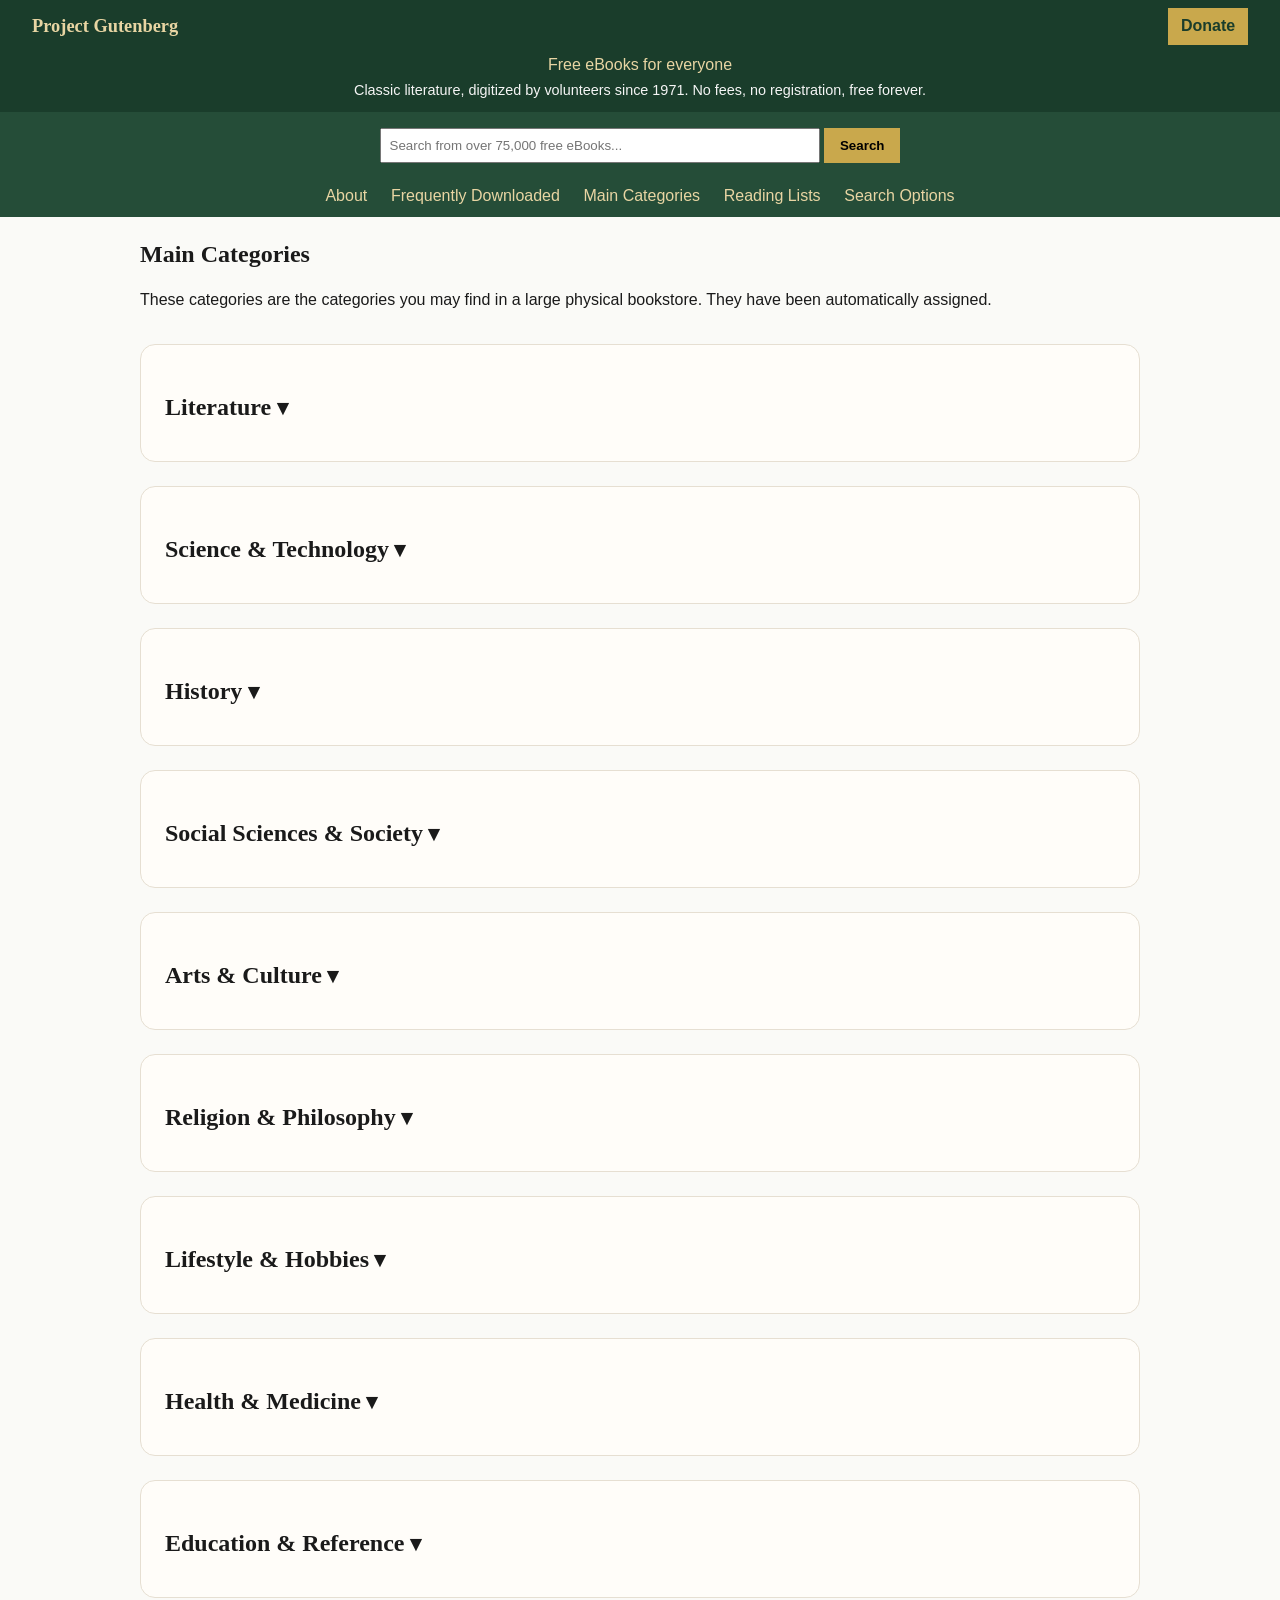
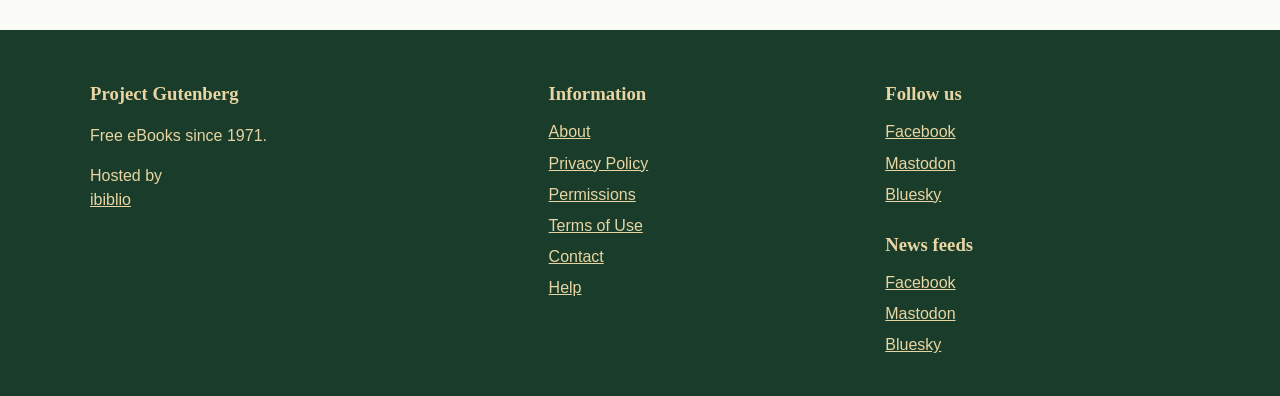
<file: main-categories.html>
<!DOCTYPE html>
<html lang="en">

<head>
  <meta charset="UTF-8">
  <title>Main Categories | Project Gutenberg</title>
  <link rel="stylesheet" href="style.css">
  <script src="main.js" defer></script>
  <meta name="viewport" content="width=device-width, initial-scale=1">
</head>

<body class="categories-page">

<!-- HEADER -->

  <!-- Site header:
       contains the logo, donate button, short introduction,
       search bar, and the main navigation menu -->
  <header class="site-header">

    <!-- Top row of the header with the text logo on the left
         and the donate button on the right -->
    <div class="header-top">
      <a href="index.html" class="logo">Project Gutenberg</a>
      <a href="https://www.gutenberg.org/donate/" class="donate-btn">Donate</a>
    </div>

    <!-- Introductory tagline area:
         gives a short summary of what Project Gutenberg is -->
    <div class="header-tagline">
      <p>Free eBooks for everyone</p>
      <span>Classic literature, digitized by volunteers since 1971. No fees, no registration, free forever.</span>
    </div>

    <!-- Search bar:
         sends the search query directly to the real Project Gutenberg search page -->
    <div class="header-search">
      <form method="get" action="https://www.gutenberg.org/ebooks/search/">
        <input type="text" name="query" placeholder="Search from over 75,000 free eBooks...">
        <button type="submit">Search</button>
      </form>
    </div>

    <!-- Main navigation menu:
         links to the other redesigned pages in the project -->
    <nav class="header-nav">
      <a href="about.html">About</a>
      <a href="frequently-downloaded.html">Frequently Downloaded</a>
      <a href="main-categories.html">Main Categories</a>
      <a href="reading-list.html">Reading Lists</a>
      <a href="search-options.html">Search Options</a>
    </nav>
  </header>

<!-- CONTENT PAGE -->
<main class="main-content">

  <section> <!-- Sectiones are use here to create continuity and structure. Shelf is not used here to have the introduction similar on all pages. -->
    <h1>Main Categories</h1>
    <p>These categories are the categories you may find in a large physical bookstore. They have been automatically assigned.</p>
    </section>

    <section class="shelf"> <!-- This class is used to recreate the same style across the pages -->
    <h2 class="toggle-title">Literature</h2>
    <div class="category-grid toggle-content"> <!-- The div inside the section is used to only use the grid on the links, creating columns. Some names have been shortend for readability. -->
      <a href="https://www.gutenberg.org/ebooks/bookshelf/644">Adventure</a>
      <a href="https://www.gutenberg.org/ebooks/bookshelf/654">American Literature</a>
      <a href="https://www.gutenberg.org/ebooks/bookshelf/653">British Literature</a>
      <a href="https://www.gutenberg.org/ebooks/bookshelf/652">French Literature</a>
      <a href="https://www.gutenberg.org/ebooks/bookshelf/651">German Literature</a>
      <a href="https://www.gutenberg.org/ebooks/bookshelf/650">Russian Literature</a>
      <a href="https://www.gutenberg.org/ebooks/bookshelf/649">Classics of Literature</a>
      <a href="https://www.gutenberg.org/ebooks/bookshelf/643">Biographies</a>
      <a href="https://www.gutenberg.org/ebooks/bookshelf/645">Novels</a>
      <a href="https://www.gutenberg.org/ebooks/bookshelf/634">Short Stories</a>
      <a href="https://www.gutenberg.org/ebooks/bookshelf/637">Poetry</a>
      <a href="https://www.gutenberg.org/ebooks/bookshelf/642">Plays/Films/Dramas</a>
      <a href="https://www.gutenberg.org/ebooks/bookshelf/639">Romance</a>
      <a href="https://www.gutenberg.org/ebooks/bookshelf/638">Science-Fiction & Fantasy</a>
      <a href="https://www.gutenberg.org/ebooks/bookshelf/640">Crime, Thrillers & Mystery</a>
      <a href="https://www.gutenberg.org/ebooks/bookshelf/646">Mythology, Legends & Folklore</a>
      <a href="https://www.gutenberg.org/ebooks/bookshelf/641">Humour</a>
      <a href="https://www.gutenberg.org/ebooks/bookshelf/636">Children & Young Adult</a>
      <a href="https://www.gutenberg.org/ebooks/bookshelf/633">Literature - Other</a>
    </div>
  </section>

  <section class="shelf">
    <h2 class="toggle-title">Science & Technology</h2>
    <div class="category-grid toggle-content">
      <a href="https://www.gutenberg.org/ebooks/bookshelf/671">Engineering & Technology</a>
      <a href="https://www.gutenberg.org/ebooks/bookshelf/672">Mathematics</a>
      <a href="https://www.gutenberg.org/ebooks/bookshelf/667">Science - Physics</a>
      <a href="https://www.gutenberg.org/ebooks/bookshelf/668">Science - Chemistry/Biochemistry</a>
      <a href="https://www.gutenberg.org/ebooks/bookshelf/669">Science - Biology</a>
      <a href="https://www.gutenberg.org/ebooks/bookshelf/670">Science - Earth/Agricultural/Farming</a>
      <a href="https://www.gutenberg.org/ebooks/bookshelf/673">Research Methods/Statistics</a>
      <a href="https://www.gutenberg.org/ebooks/bookshelf/685">Environmental Issues</a>
    </div>
  </section>

  <section class="shelf">
    <h2 class="toggle-title">History</h2>
    <div class="category-grid toggle-content">
      <a href="https://www.gutenberg.org/ebooks/bookshelf/656">History - American</a>
      <a href="https://www.gutenberg.org/ebooks/bookshelf/657">History - British</a>
      <a href="https://www.gutenberg.org/ebooks/bookshelf/658">History - European</a>
      <a href="https://www.gutenberg.org/ebooks/bookshelf/659">History - Ancient</a>
      <a href="https://www.gutenberg.org/ebooks/bookshelf/660">History - Medieval/Middle Ages</a>
      <a href="https://www.gutenberg.org/ebooks/bookshelf/661">History - Early Modern (c.1450-1750)</a>
      <a href="https://www.gutenberg.org/ebooks/bookshelf/662">History - Modern (1750+)</a>
      <a href="https://www.gutenberg.org/ebooks/bookshelf/663">History - Religious</a>
      <a href="https://www.gutenberg.org/ebooks/bookshelf/664">History - Royalty</a>
      <a href="https://www.gutenberg.org/ebooks/bookshelf/665">History - Warfare</a>
      <a href="https://www.gutenberg.org/ebooks/bookshelf/666">History - Schools & Universities</a>
      <a href="https://www.gutenberg.org/ebooks/bookshelf/655">History - Other</a>
      <a href="https://www.gutenberg.org/ebooks/bookshelf/686">Archaeology & Anthropology</a>
    </div>
  </section>

  <section class="shelf">
    <h2 class="toggle-title">Social Sciences & Society</h2>
    <div class="category-grid toggle-content">
      <a href="https://www.gutenberg.org/ebooks/bookshelf/695">Business/Management</a>
      <a href="https://www.gutenberg.org/ebooks/bookshelf/696">Economics</a>
      <a href="https://www.gutenberg.org/ebooks/bookshelf/689">Law & Criminology</a>
      <a href="https://www.gutenberg.org/ebooks/bookshelf/690">Gender & Sexuality Studies</a>
      <a href="https://www.gutenberg.org/ebooks/bookshelf/688">Psychiatry/Psychology</a>
      <a href="https://www.gutenberg.org/ebooks/bookshelf/693">Sociology</a>
      <a href="https://www.gutenberg.org/ebooks/bookshelf/694">Politics</a>
      <a href="https://www.gutenberg.org/ebooks/bookshelf/701">Parenthood & Family Relations</a>
      <a href="https://www.gutenberg.org/ebooks/bookshelf/700">Old Age & the Elderly</a>
    </div>
  </section>

  <section class="shelf">
    <h2 class="toggle-title">Arts & Culture</h2>
    <div class="category-grid toggle-content">
      <a href="https://www.gutenberg.org/ebooks/bookshelf/675">Art</a>
      <a href="https://www.gutenberg.org/ebooks/bookshelf/674">Architecture</a>
      <a href="https://www.gutenberg.org/ebooks/bookshelf/677">Music</a>
      <a href="https://www.gutenberg.org/ebooks/bookshelf/676">Fashion</a>
      <a href="https://www.gutenberg.org/ebooks/bookshelf/698">Journalism/Media/Writing</a>
      <a href="https://www.gutenberg.org/ebooks/bookshelf/687">Language & Communication</a>
      <a href="https://www.gutenberg.org/ebooks/bookshelf/647">Essays, Letters & Speeches</a>
    </div>
  </section>

  <section class="shelf">
    <h2 class="toggle-title">Religion & Philosophy</h2>
    <div class="category-grid toggle-content">
      <a href="https://www.gutenberg.org/ebooks/bookshelf/692">Religion/Spirituality</a>
      <a href="https://www.gutenberg.org/ebooks/bookshelf/691">Philosophy & Ethics</a>
    </div>
  </section>

  <section class="shelf">
    <h2 class="toggle-title">Lifestyle & Hobbies</h2>
    <div class="category-grid toggle-content">
      <a href="https://www.gutenberg.org/ebooks/bookshelf/678">Cooking & Drinking</a>
      <a href="https://www.gutenberg.org/ebooks/bookshelf/680">Sports/Hobbies</a>
      <a href="https://www.gutenberg.org/ebooks/bookshelf/679">How To ...</a>
      <a href="https://www.gutenberg.org/ebooks/bookshelf/648">Travel Writing</a>
      <a href="https://www.gutenberg.org/ebooks/bookshelf/683">Nature/Gardening/Animals</a>
      <a href="https://www.gutenberg.org/ebooks/bookshelf/703">Sexuality & Erotica</a>
    </div>
  </section>

  <section class="shelf">
    <h2 class="toggle-title">Health & Medicine</h2>
    <div class="category-grid toggle-content">
      <a href="https://www.gutenberg.org/ebooks/bookshelf/681">Health & Medicine</a>
      <a href="https://www.gutenberg.org/ebooks/bookshelf/682">Drugs/Alcohol/Pharmacology</a>
      <a href="https://www.gutenberg.org/ebooks/bookshelf/684">Nutrition</a>
    </div>
  </section>

  <section class="shelf">
    <h2 class="toggle-title">Education & Reference</h2>
    <div class="category-grid toggle-content">
      <a href="https://www.gutenberg.org/ebooks/bookshelf/697">Encyclopedias/Dictionaries/Reference</a>
      <a href="https://www.gutenberg.org/ebooks/bookshelf/704">Teaching & Education</a>
      <a href="https://www.gutenberg.org/ebooks/bookshelf/702">Reports & Conference Proceedings</a>
      <a href="https://www.gutenberg.org/ebooks/bookshelf/699">Journals</a>
    </div>
  </section>

</main>

<!-- FOOTER -->
  <footer class="site-footer"> <!-- Reusing the footer to create continuity on the webpages. -->
    <div class="footer-grid">
      <div>
        <h3>Project Gutenberg</h3>
        <p>Free eBooks since 1971.</p>
        <p>Hosted by <a href="https://www.ibiblio.org/">ibiblio</a></p>
      </div>

      <div>
        <h3>Information</h3>
        <a href="https://www.gutenberg.org/about/">About</a>
        <a href="https://www.gutenberg.org/policy/privacy_policy.html">Privacy Policy</a>
        <a href="https://www.gutenberg.org/policy/permission.html">Permissions</a>
        <a href="https://www.gutenberg.org/policy/terms_of_use.html">Terms of Use</a>
        <a href="https://www.gutenberg.org/about/contact_information.html">Contact</a>
        <a href="https://www.gutenberg.org/help/">Help</a>
      </div>

      <div>
        <h3>Follow us</h3>
        <a href="https://www.facebook.com/project.gutenberg">Facebook</a>
        <a href="https://mastodon.social/@gutenberg_org" rel="me">Mastodon</a>
        <a href="https://bsky.app/profile/gutenberg.org" rel="me">Bluesky</a>

        <h3 class="footer-space">News feeds</h3>
        <a href="https://www.facebook.com/gutenberg.new">Facebook</a>
        <a href="https://mastodon.social/@gutenberg_new" rel="me">Mastodon</a>
        <a href="https://bsky.app/profile/new.gutenberg.org" rel="me">Bluesky</a>
      </div>
    </div>
  </footer>

</body>
</html>
</file>
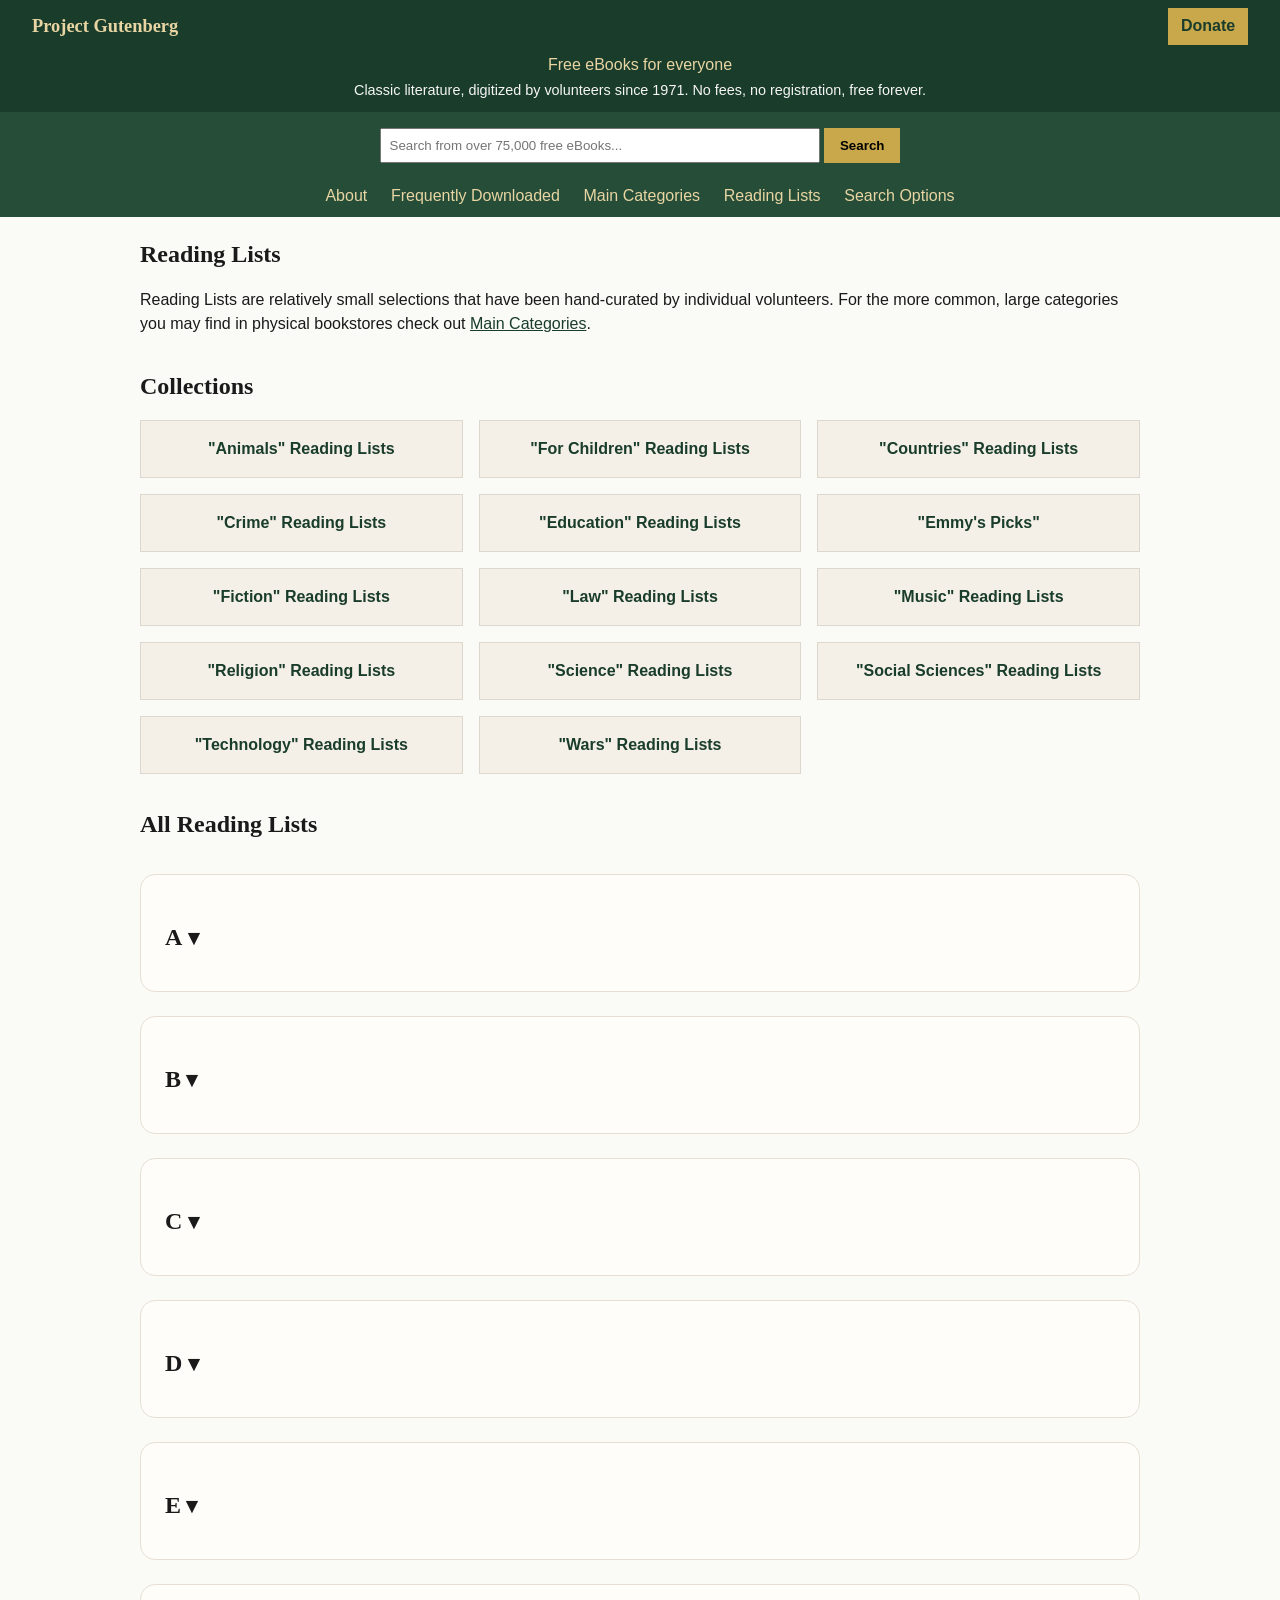
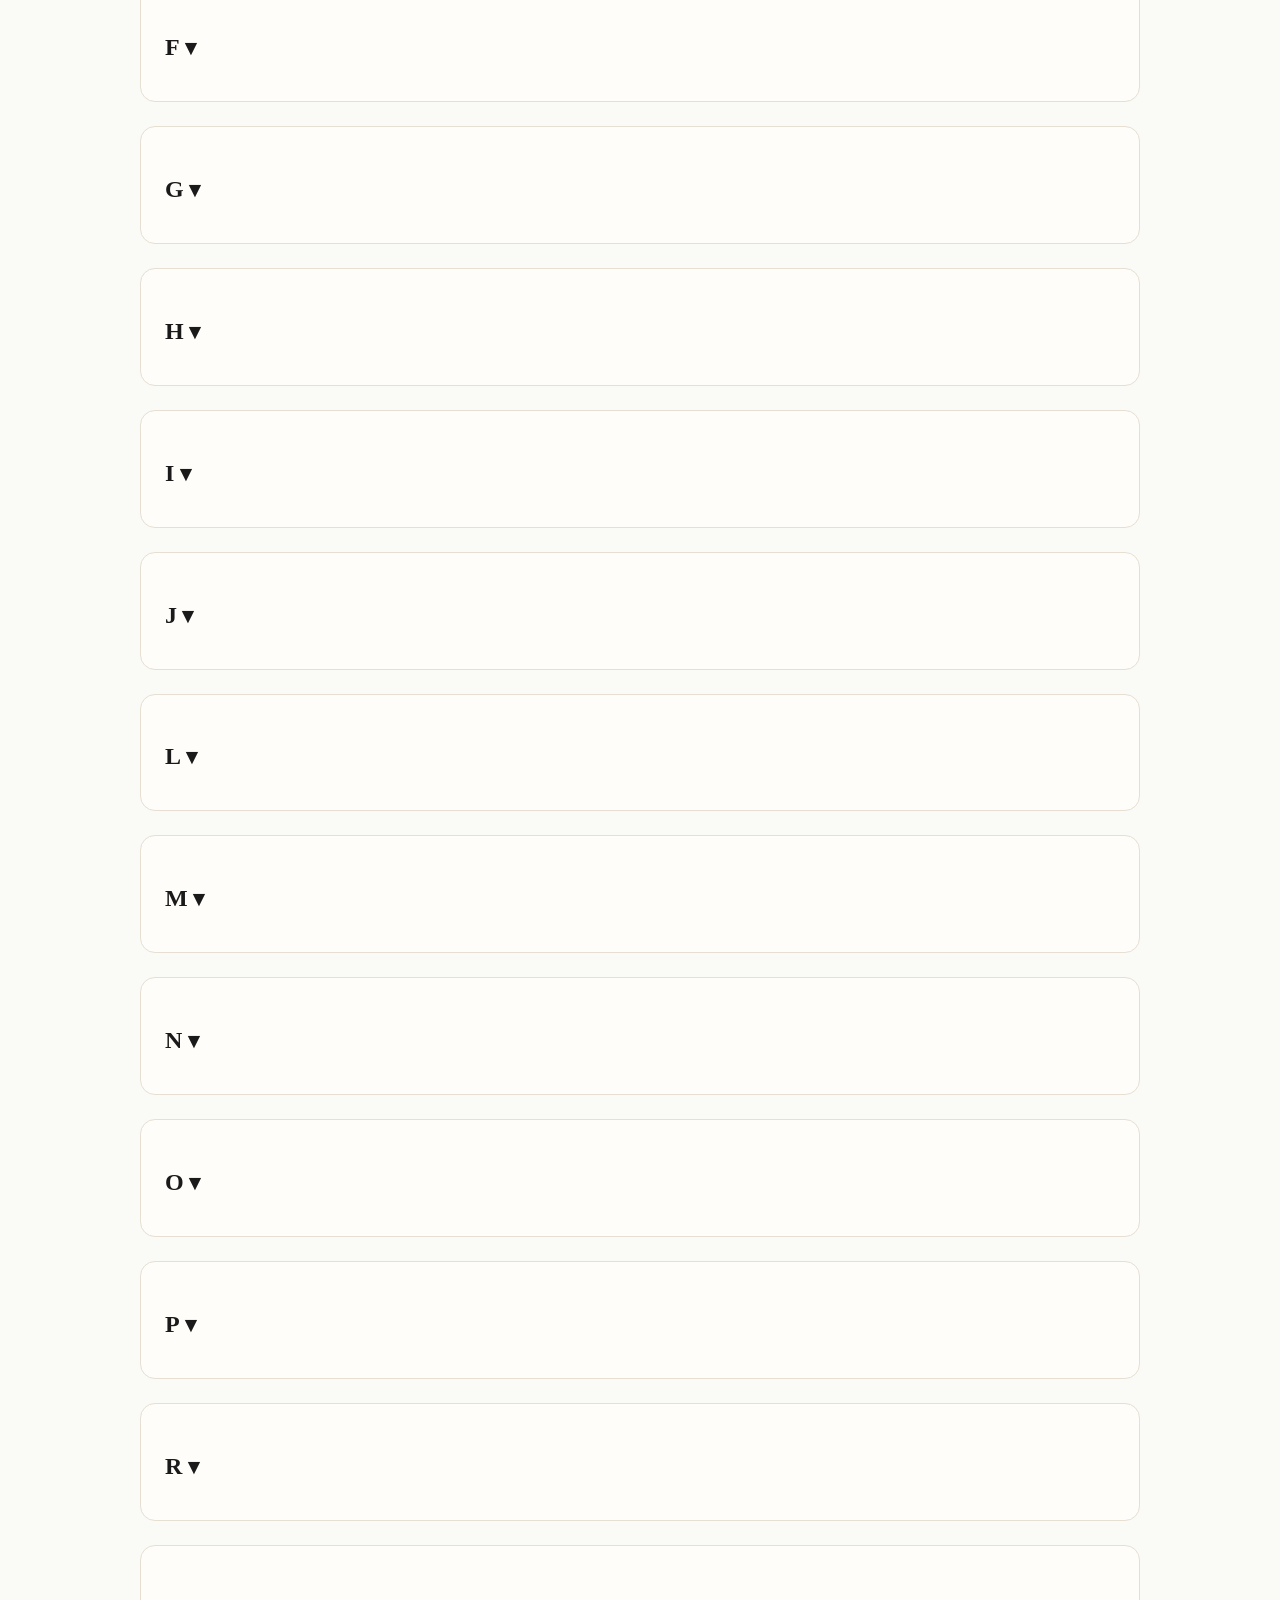
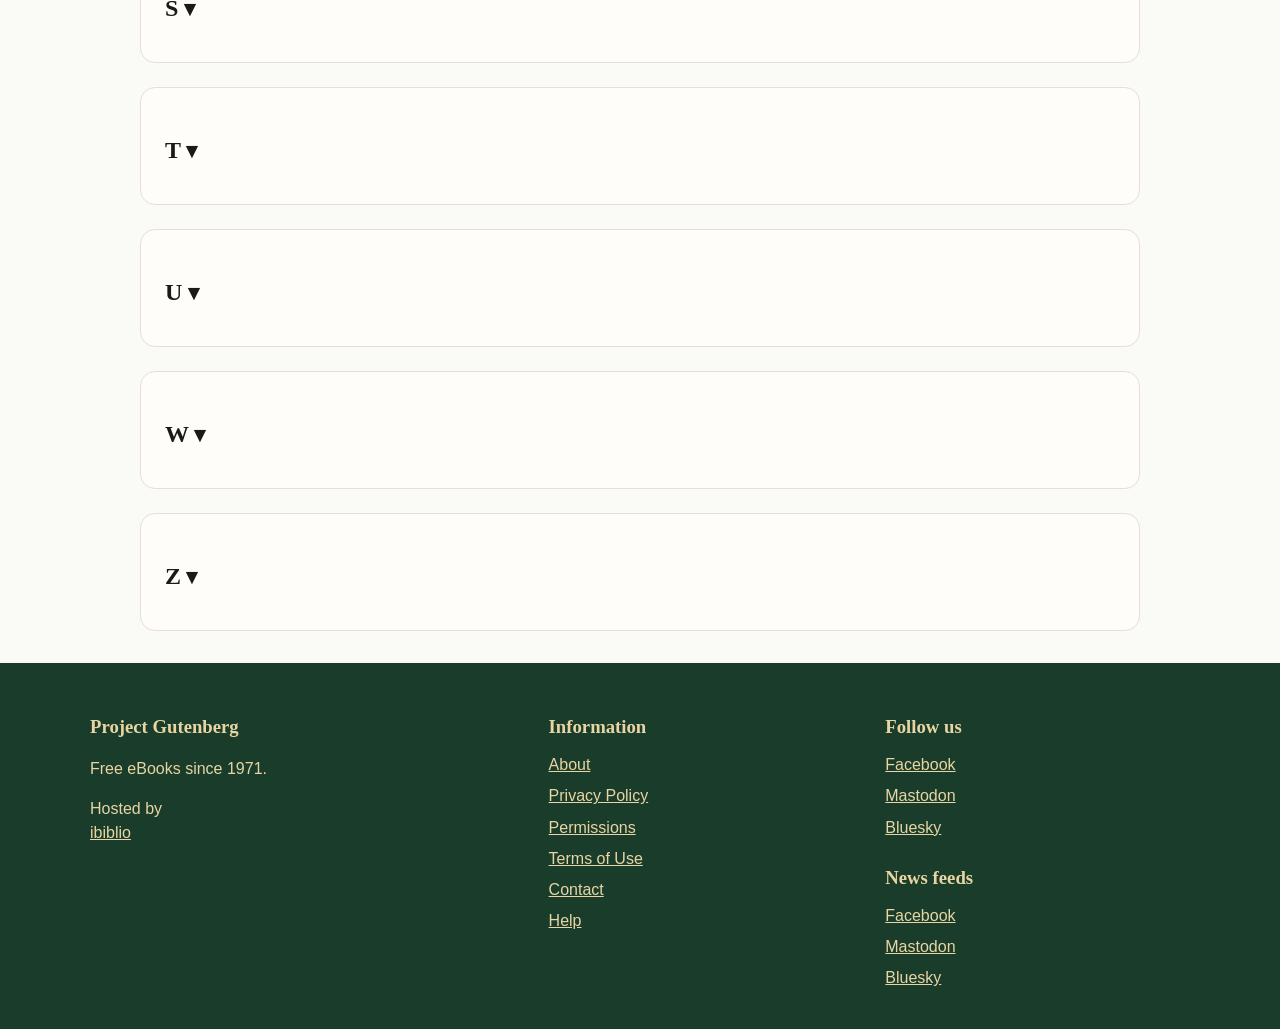
<file: reading-list.html>
<!DOCTYPE html>
<html lang="en">

<head>
  <meta charset="UTF-8">
  <title>Reading List | Project Gutenberg</title>
  <link rel="stylesheet" href="style.css">
  <script src="main.js" defer></script>
  <meta name="viewport" content="width=device-width, initial-scale=1">
</head>

<body class="reading-list">

<!-- HEADER -->

  <!-- Site header:
       contains the logo, donate button, short introduction,
       search bar, and the main navigation menu -->
  <header class="site-header">

    <!-- Top row of the header with the text logo on the left
         and the donate button on the right -->
    <div class="header-top">
      <a href="index.html" class="logo">Project Gutenberg</a>
      <a href="https://www.gutenberg.org/donate/" class="donate-btn">Donate</a>
    </div>

    <!-- Introductory tagline area:
         gives a short summary of what Project Gutenberg is -->
    <div class="header-tagline">
      <p>Free eBooks for everyone</p>
      <span>Classic literature, digitized by volunteers since 1971. No fees, no registration, free forever.</span>
    </div>

    <!-- Search bar:
         sends the search query directly to the real Project Gutenberg search page -->
    <div class="header-search">
      <form method="get" action="https://www.gutenberg.org/ebooks/search/">
        <input type="text" name="query" placeholder="Search from over 75,000 free eBooks...">
        <button type="submit">Search</button>
      </form>
    </div>

    <!-- Main navigation menu:
         links to the other redesigned pages in the project -->
    <nav class="header-nav">
      <a href="about.html">About</a>
      <a href="frequently-downloaded.html">Frequently Downloaded</a>
      <a href="main-categories.html">Main Categories</a>
      <a href="reading-list.html">Reading Lists</a>
      <a href="search-options.html">Search Options</a>
    </nav>
  </header>

<!-- CONTENT PAGE -->
<!-- The content is sorted using grid instead of the original list. This is to make the content more visable. -->
 <main class="main-content">

    <section>
        <h1>Reading Lists</h1>
        <p>Reading Lists are relatively small selections that have been hand-curated by individual volunteers. For the more common, large categories you may find in physical bookstores check out <a href="/ebooks/categories">Main Categories</a>.</p>
    </section>

    <section>
        <h2>Collections</h2>
        <div class="category-grid">
            <a href="https://www.gutenberg.org/ebooks/bookshelves/search/?query=animal">"Animals" Reading Lists</a>
            <a href="https://www.gutenberg.org/ebooks/bookshelves/search/?query=children%7Cchristmas%7Cchild%7Cschool">"For Children" Reading Lists </a>
            <a href="https://www.gutenberg.org/ebooks/bookshelves/search/?query=africa.%7CArgentina.%7CAustralia%7CBulgaria%7CCanada%7CCzech%7Cegypt%7Cfrance.%7Cgermany.%7Cgreece.%7Cindia%7Citaly%7Czealand%7Cnorway%7Csouth%20america%7C.travel.%7CUnited%20Kingdom%7C.united%20states.!law">"Countries" Reading Lists</a>
            <a href="https://www.gutenberg.org/ebooks/bookshelves/search/?query=crime%7Cdetective%7Cmystery">"Crime" Reading Lists</a>
            <a href="https://www.gutenberg.org/ebooks/bookshelves/search/?query=education">"Education" Reading Lists</a>
            <a href="https://www.gutenberg.org/ebooks/bookshelf/emmys">"Emmy's Picks"</a>
            <a href="https://www.gutenberg.org/ebooks/bookshelves/search/?query=fiction%7Cadventure%7Cfantasy%7Chumor%7Chorror%7Cwestern">"Fiction" Reading Lists</a>
            <a href="https://www.gutenberg.org/ebooks/bookshelves/search/?query=law%7CNoteworthy%20Trials">"Law" Reading Lists</a>
            <a href="https://www.gutenberg.org/ebooks/bookshelves/search/?query=music%7Copera">"Music" Reading Lists</a>
            <a href="https://www.gutenberg.org/ebooks/bookshelves/search/?query=Atheism%20%7C%20Buddhism%20%7C%20Christianity%20%7C%20Hinduism%20%7C%20Islam%20%7C%20Judaism%20%7C%20Latter%20Day%20Saints%20%7C%20Mythology%20%7CPaganism%20%7C%20Bahá%27í%20Faith">"Religion" Reading Lists</a>
            <a href="https://www.gutenberg.org/ebooks/bookshelves/search/?query=Astronomy%20%7C%20Biology%20%7C%20Botany%20%7C%20Chemistry%20%7C%20Ecology%20%7C%20Geology%20%7C%20Mathematics%20%7C%20Microbiology%20%7C%20Microscopy%20%7C%20Mycology%20%7C%20Science%20Fiction%20%7C%20Natural%20History%20%7C%20Physics%20%7C%20Physiology%20%7CScientific%20American%20%7C%20Zoology">"Science" Reading Lists</a>
            <a href="https://www.gutenberg.org/ebooks/bookshelves/search/?query=Anarchism%20%7C%20Crime%20Nonfiction%20.%20%7C%20Racism%20%7C%20Slavery%20%7C%20sociology%20.%20%7C%20Suffrage%20%7C%20Transportation">"Social Sciences" Reading Lists</a>
            <a href="https://www.gutenberg.org/ebooks/bookshelves/search/?query=technology%20%7C%20Cookbooks%20and%20Cooking%20%7C%20Crafts%20%7C%20Engineering%20%7C%20Manufacturing%20%7C%20Woodwork">"Technology" Reading Lists</a>
            <a href="https://www.gutenberg.org/ebooks/bookshelves/search/?query=war">"Wars" Reading Lists</a>
        </div>
    </section>

    <section>
      <h2>All Reading Lists</h2>
    </section>

  <!-- A -->
  <section class="shelf"> <!-- Using shelf classes to create structure and acheave a continuity in styling on pages with similar layout. -->
    <h2 class="toggle-title">A</h2>
    <div class="category-grid letter-box toggle-content"> <!-- Creating a separate class for the content to create a page styling. -->
      <a href="https://www.gutenberg.org/ebooks/bookshelf/82">Adventure</a>
      <a href="https://www.gutenberg.org/ebooks/bookshelf/5">Africa</a>
      <a href="https://www.gutenberg.org/ebooks/bookshelf/6">African American Writers</a>
      <a href="https://www.gutenberg.org/ebooks/bookshelf/195">Ainslee's</a>
      <a href="https://www.gutenberg.org/ebooks/bookshelf/196">American Revolutionary War</a>
      <a href="https://www.gutenberg.org/ebooks/bookshelf/7">Anarchism</a>
      <a href="https://www.gutenberg.org/ebooks/bookshelf/150">Animal</a>
      <a href="https://www.gutenberg.org/ebooks/bookshelf/151">Animals-Domestic</a>
      <a href="https://www.gutenberg.org/ebooks/bookshelf/154">Animals-Wild-Birds</a>
      <a href="https://www.gutenberg.org/ebooks/bookshelf/155">Animals-Wild-Insects</a>
      <a href="https://www.gutenberg.org/ebooks/bookshelf/156">Animals-Wild-Mammals</a>
      <a href="https://www.gutenberg.org/ebooks/bookshelf/157">Animals-Wild-Reptiles and Amphibians</a>
      <a href="https://www.gutenberg.org/ebooks/bookshelf/153">Animals-Wild-Trapping</a>
      <a href="https://www.gutenberg.org/ebooks/bookshelf/152">Animals-Wild</a>
      <a href="https://www.gutenberg.org/ebooks/bookshelf/8">Anthropology</a>
      <a href="https://www.gutenberg.org/ebooks/bookshelf/9">Archaeology</a>
      <a href="https://www.gutenberg.org/ebooks/bookshelf/10">Architecture</a>
      <a href="https://www.gutenberg.org/ebooks/bookshelf/112">Argentina</a>
      <a href="https://www.gutenberg.org/ebooks/bookshelf/197">Armour's Monthly Cook Book</a>
      <a href="https://www.gutenberg.org/ebooks/bookshelf/11">Art</a>
      <a href="https://www.gutenberg.org/ebooks/bookshelf/160">Arthurian Legends</a>
      <a href="https://www.gutenberg.org/ebooks/bookshelf/198">Astounding Stories</a>
      <a href="https://www.gutenberg.org/ebooks/bookshelf/101">Astronomy</a>
      <a href="https://www.gutenberg.org/ebooks/bookshelf/199">Atheism</a>
      <a href="https://www.gutenberg.org/ebooks/bookshelf/113">Australia</a>
    </div>
  </section>

  <!-- B -->
  <section class="shelf">
    <h2 class="toggle-title">B</h2>
    <div class="category-grid letter-box toggle-content">
      <a href="https://www.gutenberg.org/ebooks/bookshelf/114">Bahá'í Faith</a>
      <a href="https://www.gutenberg.org/ebooks/bookshelf/422">Banned Books List from the American Library Association</a>
      <a href="https://www.gutenberg.org/ebooks/bookshelf/336">Banned Books from Anne Haight's list</a>
      <a href="https://www.gutenberg.org/ebooks/bookshelf/200">Barnavännen</a>
      <a href="https://www.gutenberg.org/ebooks/bookshelf/159">Bestsellers, American, 1895-1923</a>
      <a href="https://www.gutenberg.org/ebooks/bookshelf/13">Best Books Ever Listings</a>
      <a href="https://www.gutenberg.org/ebooks/bookshelf/420">Best Loved Spanish Literary Classics</a>
      <a href="https://www.gutenberg.org/ebooks/bookshelf/15">Bibliomania</a>
      <a href="https://www.gutenberg.org/ebooks/bookshelf/16">Biographies</a>
      <a href="https://www.gutenberg.org/ebooks/bookshelf/201">Biology</a>
      <a href="https://www.gutenberg.org/ebooks/bookshelf/202">Bird-Lore</a>
      <a href="https://www.gutenberg.org/ebooks/bookshelf/203">Birds, Illustrated by Color Photography</a>
      <a href="https://www.gutenberg.org/ebooks/bookshelf/204">Blackwood's Edinburgh Magazine</a>
      <a href="https://www.gutenberg.org/ebooks/bookshelf/137">Boer War</a>
      <a href="https://www.gutenberg.org/ebooks/bookshelf/115">Botany</a>
      <a href="https://www.gutenberg.org/ebooks/bookshelf/205">British Law</a>
      <a href="https://www.gutenberg.org/ebooks/bookshelf/206">Buchanan's Journal of Man</a>
      <a href="https://www.gutenberg.org/ebooks/bookshelf/116">Buddhism</a>
      <a href="https://www.gutenberg.org/ebooks/bookshelf/117">Bulgaria</a>
      <a href="https://www.gutenberg.org/ebooks/bookshelf/207">Bulletin de Lille</a>
    </div>
  </section>

  <!-- C -->
  <section class="shelf">
    <h2 class="toggle-title">C</h2>
    <div class="category-grid letter-box toggle-content">
      <a href="https://www.gutenberg.org/ebooks/bookshelf/181">CIA World Factbooks</a>
      <a href="https://www.gutenberg.org/ebooks/bookshelf/148">Camping</a>
      <a href="https://www.gutenberg.org/ebooks/bookshelf/118">Canada</a>
      <a href="https://www.gutenberg.org/ebooks/bookshelf/208">Canon Law</a>
      <a href="https://www.gutenberg.org/ebooks/bookshelf/209">Celtic Magazine</a>
      <a href="https://www.gutenberg.org/ebooks/bookshelf/210">Chambers's Edinburgh Journal</a>
      <a href="https://www.gutenberg.org/ebooks/bookshelf/211">Chemistry</a>
      <a href="https://www.gutenberg.org/ebooks/bookshelf/212">Child's Own Book of Great Musicians</a>
      <a href="https://www.gutenberg.org/ebooks/bookshelf/213">Children's Anthologies</a>
      <a href="https://www.gutenberg.org/ebooks/bookshelf/214">Children's Biography</a>
      <a href="https://www.gutenberg.org/ebooks/bookshelf/17">Children's Book Series</a>
      <a href="https://www.gutenberg.org/ebooks/bookshelf/18">Children's Fiction</a>
      <a href="https://www.gutenberg.org/ebooks/bookshelf/19">Children's History</a>
      <a href="https://www.gutenberg.org/ebooks/bookshelf/215">Children's Instructional Books</a>
      <a href="https://www.gutenberg.org/ebooks/bookshelf/20">Children's Literature</a>
      <a href="https://www.gutenberg.org/ebooks/bookshelf/216">Children's Myths, Fairy Tales, etc.</a>
      <a href="https://www.gutenberg.org/ebooks/bookshelf/22">Children's Picture Books</a>
      <a href="https://www.gutenberg.org/ebooks/bookshelf/217">Children's Religion</a>
      <a href="https://www.gutenberg.org/ebooks/bookshelf/218">Children's Verse</a>
      <a href="https://www.gutenberg.org/ebooks/bookshelf/119">Christianity</a>
      <a href="https://www.gutenberg.org/ebooks/bookshelf/23">Christmas</a>
      <a href="https://www.gutenberg.org/ebooks/bookshelf/24">Classical Antiquity</a>
      <a href="https://www.gutenberg.org/ebooks/bookshelf/25">Contemporary Reviews</a>
      <a href="https://www.gutenberg.org/ebooks/bookshelf/219">Continental Monthly</a>
      <a href="https://www.gutenberg.org/ebooks/bookshelf/419">Cookbooks and Cooking</a>
      <a href="https://www.gutenberg.org/ebooks/bookshelf/27">Crafts</a>
      <a href="https://www.gutenberg.org/ebooks/bookshelf/28">Crime Fiction</a>
      <a href="https://www.gutenberg.org/ebooks/bookshelf/29">Crime Nonfiction</a>
      <a href="https://www.gutenberg.org/ebooks/bookshelf/220">Current History</a>
      <a href="https://www.gutenberg.org/ebooks/bookshelf/120">Czech</a>
    </div>
  </section>

  <!-- D -->
<section class="shelf">
  <h2 class="toggle-title">D</h2>
  <div class="category-grid letter-box toggle-content">
    <a href="https://www.gutenberg.org/ebooks/bookshelf/30">Detective Fiction</a>
    <a href="https://www.gutenberg.org/ebooks/bookshelf/222">Dew Drops</a>
    <a href="https://www.gutenberg.org/ebooks/bookshelf/221">De Aarde en haar Volken</a>
    <a href="https://www.gutenberg.org/ebooks/bookshelf/223">Donahoe's Magazine</a>
  </div>
</section>

<!-- E -->
<section class="shelf">
  <h2 class="toggle-title">E</h2>
  <div class="category-grid letter-box toggle-content">
    <a href="https://www.gutenberg.org/ebooks/bookshelf/31">Early English Text Society</a>
    <a href="https://www.gutenberg.org/ebooks/bookshelf/224">Ecology</a>
    <a href="https://www.gutenberg.org/ebooks/bookshelf/138">Education</a>
    <a href="https://www.gutenberg.org/ebooks/bookshelf/121">Egypt</a>
    <a href="https://www.gutenberg.org/ebooks/bookshelf/32">Engineering</a>
    <a href="https://www.gutenberg.org/ebooks/bookshelf/139">English Civil War</a>
    <a href="https://www.gutenberg.org/ebooks/bookshelf/33">Erotic Fiction</a>
    <a href="https://www.gutenberg.org/ebooks/bookshelf/34">Esperanto</a>
  </div>
</section>

<!-- F -->
<section class="shelf">
  <h2 class="toggle-title">F</h2>
  <div class="category-grid letter-box toggle-content">
    <a href="https://www.gutenberg.org/ebooks/bookshelf/406">French - Beaux-Arts</a>
    <a href="https://www.gutenberg.org/ebooks/bookshelf/382">French - Biographie, Mémoires, Journal intime, Correspondance</a>
    <a href="https://www.gutenberg.org/ebooks/bookshelf/306">French - Chansons</a>
    <a href="https://www.gutenberg.org/ebooks/bookshelf/408">French - Chroniques</a>
    <a href="https://www.gutenberg.org/ebooks/bookshelf/392">French - Contes</a>
    <a href="https://www.gutenberg.org/ebooks/bookshelf/387">French - Droit et Justice</a>
    <a href="https://www.gutenberg.org/ebooks/bookshelf/380">French - Education et Enseignement</a>
    <a href="https://www.gutenberg.org/ebooks/bookshelf/307">French - Femmes</a>
    <a href="https://www.gutenberg.org/ebooks/bookshelf/390">French - Guerres</a>
    <a href="https://www.gutenberg.org/ebooks/bookshelf/309">French - Histoire</a>
    <a href="https://www.gutenberg.org/ebooks/bookshelf/385">French - Humour</a>
    <a href="https://www.gutenberg.org/ebooks/bookshelf/310">French - Illustrateurs</a>
    <a href="https://www.gutenberg.org/ebooks/bookshelf/311">French - Jeunesse</a>
    <a href="https://www.gutenberg.org/ebooks/bookshelf/384">French - Langues</a>
    <a href="https://www.gutenberg.org/ebooks/bookshelf/407">French - La Première Guerre Mondiale, 1914-1918</a>
    <a href="https://www.gutenberg.org/ebooks/bookshelf/313">French - Littérature</a>
    <a href="https://www.gutenberg.org/ebooks/bookshelf/337">French - Littérature francophone</a>
    <a href="https://www.gutenberg.org/ebooks/bookshelf/416">French - Livres, Collections et Bibliophilie</a>
    <a href="https://www.gutenberg.org/ebooks/bookshelf/315">French - Musique</a>
    <a href="https://www.gutenberg.org/ebooks/bookshelf/417">French - Métiers et Artisanat</a>
    <a href="https://www.gutenberg.org/ebooks/bookshelf/395">French - Nouveautés</a>
    <a href="https://www.gutenberg.org/ebooks/bookshelf/317">French - Nouvelles</a>
    <a href="https://www.gutenberg.org/ebooks/bookshelf/383">French - Occultisme</a>
    <a href="https://www.gutenberg.org/ebooks/bookshelf/318">French - Peinture</a>
    <a href="https://www.gutenberg.org/ebooks/bookshelf/386">French - Peuples et Sociétés</a>
    <a href="https://www.gutenberg.org/ebooks/bookshelf/381">French - Philosophie, Religion et Morale</a>
    <a href="https://www.gutenberg.org/ebooks/bookshelf/388">French - Politique</a>
    <a href="https://www.gutenberg.org/ebooks/bookshelf/35">French - Poésie</a>
    <a href="https://www.gutenberg.org/ebooks/bookshelf/319">French - Presse</a>
    <a href="https://www.gutenberg.org/ebooks/bookshelf/320">French - Prix Nobel</a>
    <a href="https://www.gutenberg.org/ebooks/bookshelf/322">French - Sciences et Techniques</a>
    <a href="https://www.gutenberg.org/ebooks/bookshelf/321">French - Science fiction</a>
    <a href="https://www.gutenberg.org/ebooks/bookshelf/391">French - Services publics</a>
    <a href="https://www.gutenberg.org/ebooks/bookshelf/393">French - Sports et loisirs</a>
    <a href="https://www.gutenberg.org/ebooks/bookshelf/396">French - Séduction et libertinage</a>
    <a href="https://www.gutenberg.org/ebooks/bookshelf/323">French - Théâtre</a>
    <a href="https://www.gutenberg.org/ebooks/bookshelf/394">French - Villes</a>
    <a href="https://www.gutenberg.org/ebooks/bookshelf/397">French - Voyages et pays</a>
    <a href="https://www.gutenberg.org/ebooks/bookshelf/400">Famous Scots Series</a>
    <a href="https://www.gutenberg.org/ebooks/bookshelf/36">Fantasy</a>
    <a href="https://www.gutenberg.org/ebooks/bookshelf/37">Folklore</a>
    <a href="https://www.gutenberg.org/ebooks/bookshelf/145">Forestry</a>
    <a href="https://www.gutenberg.org/ebooks/bookshelf/122">France</a>
  </div>
</section>

<!-- G -->
<section class="shelf">
  <h2 class="toggle-title">G</h2>
  <div class="category-grid letter-box toggle-content">
    <a href="https://www.gutenberg.org/ebooks/bookshelf/226">Garden and Forest</a>
    <a href="https://www.gutenberg.org/ebooks/bookshelf/411">General Fiction</a>
    <a href="https://www.gutenberg.org/ebooks/bookshelf/227">Geology</a>
    <a href="https://www.gutenberg.org/ebooks/bookshelf/377">German - Drama</a>
    <a href="https://www.gutenberg.org/ebooks/bookshelf/376">German - Kinderbuch</a>
    <a href="https://www.gutenberg.org/ebooks/bookshelf/375">German - Lyrik</a>
    <a href="https://www.gutenberg.org/ebooks/bookshelf/374">German - Prosa</a>
    <a href="https://www.gutenberg.org/ebooks/bookshelf/378">German - Sachbuch</a>
    <a href="https://www.gutenberg.org/ebooks/bookshelf/123">Germany</a>
    <a href="https://www.gutenberg.org/ebooks/bookshelf/38">German Language Books</a>
    <a href="https://www.gutenberg.org/ebooks/bookshelf/228">Godey's Lady's Book</a>
    <a href="https://www.gutenberg.org/ebooks/bookshelf/229">Golden Days for Boys and Girls</a>
    <a href="https://www.gutenberg.org/ebooks/bookshelf/39">Gothic Fiction</a>
    <a href="https://www.gutenberg.org/ebooks/bookshelf/230">Graham's Magazine</a>
    <a href="https://www.gutenberg.org/ebooks/bookshelf/124">Greece</a>
  </div>
</section>

<!-- H -->
<section class="shelf">
  <h2 class="toggle-title">H</h2>
  <div class="category-grid letter-box toggle-content">
    <a href="https://www.gutenberg.org/ebooks/bookshelf/231">Harper's New Monthly Magazine</a>
    <a href="https://www.gutenberg.org/ebooks/bookshelf/232">Harper's Young People</a>
    <a href="https://www.gutenberg.org/ebooks/bookshelf/40">Harvard Classics</a>
    <a href="https://www.gutenberg.org/ebooks/bookshelf/125">Hinduism</a>
    <a href="https://www.gutenberg.org/ebooks/bookshelf/41">Historical Fiction</a>
    <a href="https://www.gutenberg.org/ebooks/bookshelf/42">Horror</a>
    <a href="https://www.gutenberg.org/ebooks/bookshelf/43">Horticulture</a>
    <a href="https://www.gutenberg.org/ebooks/bookshelf/44">Humor</a>
  </div>
</section>

<!-- I -->
<section class="shelf">
  <h2 class="toggle-title">I</h2>
  <div class="category-grid letter-box toggle-content">
    <a href="https://www.gutenberg.org/ebooks/bookshelf/418">Italian - Agraria</a>
    <a href="https://www.gutenberg.org/ebooks/bookshelf/410">Italian - Archeologia e Storia dell'arte</a>
    <a href="https://www.gutenberg.org/ebooks/bookshelf/409">Italian - Architettura</a>
    <a href="https://www.gutenberg.org/ebooks/bookshelf/342">Italian - Arte varia</a>
    <a href="https://www.gutenberg.org/ebooks/bookshelf/343">Italian - Biografie</a>
    <a href="https://www.gutenberg.org/ebooks/bookshelf/344">Italian - Botanica</a>
    <a href="https://www.gutenberg.org/ebooks/bookshelf/345">Italian - Cucina</a>
    <a href="https://www.gutenberg.org/ebooks/bookshelf/346">Italian - Discorsi e Orazioni</a>
    <a href="https://www.gutenberg.org/ebooks/bookshelf/347">Italian - Economia</a>
    <a href="https://www.gutenberg.org/ebooks/bookshelf/348">Italian - Filosofia</a>
    <a href="https://www.gutenberg.org/ebooks/bookshelf/349">Italian - Folklore</a>
    <a href="https://www.gutenberg.org/ebooks/bookshelf/350">Italian - Geografia</a>
    <a href="https://www.gutenberg.org/ebooks/bookshelf/351">Italian - Legge</a>
    <a href="https://www.gutenberg.org/ebooks/bookshelf/352">Italian - Letteratura</a>
    <a href="https://www.gutenberg.org/ebooks/bookshelf/353">Italian - Letteratura per ragazzi</a>
    <a href="https://www.gutenberg.org/ebooks/bookshelf/354">Italian - Linguistica</a>
    <a href="https://www.gutenberg.org/ebooks/bookshelf/399">Italian - Miscellanea</a>
    <a href="https://www.gutenberg.org/ebooks/bookshelf/355">Italian - Musica</a>
    <a href="https://www.gutenberg.org/ebooks/bookshelf/356">Italian - Narrativa varia</a>
    <a href="https://www.gutenberg.org/ebooks/bookshelf/357">Italian - Numismatica</a>
    <a href="https://www.gutenberg.org/ebooks/bookshelf/358">Italian - Poesia</a>
    <a href="https://www.gutenberg.org/ebooks/bookshelf/359">Italian - Psicologia e Sociologia</a>
    <a href="https://www.gutenberg.org/ebooks/bookshelf/360">Italian - Racconti</a>
    <a href="https://www.gutenberg.org/ebooks/bookshelf/361">Italian - Religione e Spiritualità</a>
    <a href="https://www.gutenberg.org/ebooks/bookshelf/362">Italian - Romanzi</a>
    <a href="https://www.gutenberg.org/ebooks/bookshelf/363">Italian - Romanzi storici</a>
    <a href="https://www.gutenberg.org/ebooks/bookshelf/364">Italian - Salute</a>
    <a href="https://www.gutenberg.org/ebooks/bookshelf/365">Italian - Scienza</a>
    <a href="https://www.gutenberg.org/ebooks/bookshelf/398">Italian - Scienze militari</a>
    <a href="https://www.gutenberg.org/ebooks/bookshelf/366">Italian - Scienze politiche</a>
    <a href="https://www.gutenberg.org/ebooks/bookshelf/367">Italian - Storia</a>
    <a href="https://www.gutenberg.org/ebooks/bookshelf/368">Italian - Teatro dialettale</a>
    <a href="https://www.gutenberg.org/ebooks/bookshelf/369">Italian - Teatro in prosa</a>
    <a href="https://www.gutenberg.org/ebooks/bookshelf/370">Italian - Teatro in versi</a>
    <a href="https://www.gutenberg.org/ebooks/bookshelf/371">Italian - Tecnologia</a>
    <a href="https://www.gutenberg.org/ebooks/bookshelf/372">Italian - Umorismo</a>
    <a href="https://www.gutenberg.org/ebooks/bookshelf/373">Italian - Viaggi</a>
    <a href="https://www.gutenberg.org/ebooks/bookshelf/327">Illustrators</a>
    <a href="https://www.gutenberg.org/ebooks/bookshelf/45">India</a>
    <a href="https://www.gutenberg.org/ebooks/bookshelf/126">Islam</a>
    <a href="https://www.gutenberg.org/ebooks/bookshelf/127">Italy</a>
  </div>
</section>

<!-- J -->
<section class="shelf">
  <h2 class="toggle-title">J</h2>
  <div class="category-grid letter-box toggle-content">
    <a href="https://www.gutenberg.org/ebooks/bookshelf/128">Judaism</a>
    <a href="https://www.gutenberg.org/ebooks/bookshelf/234">Journal of Entomology and Zoology</a>
  </div>
</section>

<!-- L -->
<section class="shelf">
  <h2 class="toggle-title">L</h2>
  <div class="category-grid letter-box toggle-content">
    <a href="https://www.gutenberg.org/ebooks/bookshelf/235">L'Illustration</a>
    <a href="https://www.gutenberg.org/ebooks/bookshelf/46">Language Education</a>
    <a href="https://www.gutenberg.org/ebooks/bookshelf/404">Latter Day Saints</a>
    <a href="https://www.gutenberg.org/ebooks/bookshelf/236">Lippincott's Magazine</a>
    <a href="https://www.gutenberg.org/ebooks/bookshelf/237">Little Folks</a>
    <a href="https://www.gutenberg.org/ebooks/bookshelf/414">London Medical Gazette</a>
    <a href="https://www.gutenberg.org/ebooks/bookshelf/47">Love</a>
  </div>
</section>

<!-- M -->
<section class="shelf">
  <h2 class="toggle-title">M</h2>
  <div class="category-grid letter-box toggle-content">
    <a href="https://www.gutenberg.org/ebooks/bookshelf/146">Manufacturing</a>
    <a href="https://www.gutenberg.org/ebooks/bookshelf/415">Maps and Cartography</a>
    <a href="https://www.gutenberg.org/ebooks/bookshelf/402">Masterpieces in Colour</a>
    <a href="https://www.gutenberg.org/ebooks/bookshelf/102">Mathematics</a>
    <a href="https://www.gutenberg.org/ebooks/bookshelf/239">McClure's Magazine</a>
    <a href="https://www.gutenberg.org/ebooks/bookshelf/48">Medicine</a>
    <a href="https://www.gutenberg.org/ebooks/bookshelf/401">Mediæval Town Series</a>
    <a href="https://www.gutenberg.org/ebooks/bookshelf/105">Microbiology</a>
    <a href="https://www.gutenberg.org/ebooks/bookshelf/109">Microscopy</a>
    <a href="https://www.gutenberg.org/ebooks/bookshelf/240">Mother Earth</a>
    <a href="https://www.gutenberg.org/ebooks/bookshelf/49">Movie Books</a>
    <a href="https://www.gutenberg.org/ebooks/bookshelf/241">Mrs Whittelsey's Magazine for Mothers and Daughters</a>
    <a href="https://www.gutenberg.org/ebooks/bookshelf/50">Music</a>
    <a href="https://www.gutenberg.org/ebooks/bookshelf/129">Mycology</a>
    <a href="https://www.gutenberg.org/ebooks/bookshelf/51">Mystery Fiction</a>
    <a href="https://www.gutenberg.org/ebooks/bookshelf/52">Mythology</a>
  </div>
</section>

<!-- N -->
<section class="shelf">
  <h2 class="toggle-title">N</h2>
  <div class="category-grid letter-box toggle-content">
    <a href="https://www.gutenberg.org/ebooks/bookshelf/149">Napoleonic Era</a>
    <a href="https://www.gutenberg.org/ebooks/bookshelf/53">Native America</a>
    <a href="https://www.gutenberg.org/ebooks/bookshelf/54">Natural History</a>
    <a href="https://www.gutenberg.org/ebooks/bookshelf/130">New Zealand</a>
    <a href="https://www.gutenberg.org/ebooks/bookshelf/244">Northern Nut Growers Association</a>
    <a href="https://www.gutenberg.org/ebooks/bookshelf/131">Norway</a>
    <a href="https://www.gutenberg.org/ebooks/bookshelf/245">Notes and Queries</a>
    <a href="https://www.gutenberg.org/ebooks/bookshelf/246">Noteworthy Trials</a>
  </div>
</section>

<!-- O -->
<section class="shelf">
  <h2 class="toggle-title">O</h2>
  <div class="category-grid letter-box toggle-content">
    <a href="https://www.gutenberg.org/ebooks/bookshelf/55">One Act Plays</a>
    <a href="https://www.gutenberg.org/ebooks/bookshelf/56">Opera</a>
    <a href="https://www.gutenberg.org/ebooks/bookshelf/247">Our Young Folks</a>
  </div>
</section>

<!-- P -->
<section class="shelf">
  <h2 class="toggle-title">P</h2>
  <div class="category-grid letter-box toggle-content">
    <a href="https://www.gutenberg.org/ebooks/bookshelf/88">Portuguese - Arte</a>
    <a href="https://www.gutenberg.org/ebooks/bookshelf/89">Portuguese - Biografia</a>
    <a href="https://www.gutenberg.org/ebooks/bookshelf/90">Portuguese - Ciência e Técnica</a>
    <a href="https://www.gutenberg.org/ebooks/bookshelf/91">Portuguese - Contos</a>
    <a href="https://www.gutenberg.org/ebooks/bookshelf/92">Portuguese - História</a>
    <a href="https://www.gutenberg.org/ebooks/bookshelf/93">Portuguese - Infantil e Juvenil</a>
    <a href="https://www.gutenberg.org/ebooks/bookshelf/94">Portuguese - Língua Portuguesa</a>
    <a href="https://www.gutenberg.org/ebooks/bookshelf/95">Portuguese - Navegações e Explorações</a>
    <a href="https://www.gutenberg.org/ebooks/bookshelf/96">Portuguese - Periódicos</a>
    <a href="https://www.gutenberg.org/ebooks/bookshelf/97">Portuguese - Poesia</a>
    <a href="https://www.gutenberg.org/ebooks/bookshelf/98">Portuguese - Política e Sociedade</a>
    <a href="https://www.gutenberg.org/ebooks/bookshelf/99">Portuguese - Romance</a>
    <a href="https://www.gutenberg.org/ebooks/bookshelf/100">Portuguese - Teatro</a>
    <a href="https://www.gutenberg.org/ebooks/bookshelf/132">Paganism</a>
    <a href="https://www.gutenberg.org/ebooks/bookshelf/57">Philosophy</a>
    <a href="https://www.gutenberg.org/ebooks/bookshelf/158">Photography</a>
    <a href="https://www.gutenberg.org/ebooks/bookshelf/103">Physics</a>
    <a href="https://www.gutenberg.org/ebooks/bookshelf/110">Physiology</a>
    <a href="https://www.gutenberg.org/ebooks/bookshelf/58">Pirates, Buccaneers, Corsairs, etc.</a>
    <a href="https://www.gutenberg.org/ebooks/bookshelf/59">Plays</a>
    <a href="https://www.gutenberg.org/ebooks/bookshelf/248">Poetry, A Magazine of Verse</a>
    <a href="https://www.gutenberg.org/ebooks/bookshelf/60">Poetry</a>
    <a href="https://www.gutenberg.org/ebooks/bookshelf/61">Politics</a>
    <a href="https://www.gutenberg.org/ebooks/bookshelf/249">Popular Science Monthly</a>
    <a href="https://www.gutenberg.org/ebooks/bookshelf/250">Prairie Farmer</a>
    <a href="https://www.gutenberg.org/ebooks/bookshelf/62">Precursors of Science Fiction</a>
    <a href="https://www.gutenberg.org/ebooks/bookshelf/63">Project Gutenberg</a>
    <a href="https://www.gutenberg.org/ebooks/bookshelf/64">Psychology</a>
    <a href="https://www.gutenberg.org/ebooks/bookshelf/252">Punch</a>
    <a href="https://www.gutenberg.org/ebooks/bookshelf/253">Punchinello</a>
  </div>
</section>

<!-- R -->
<section class="shelf">
  <h2 class="toggle-title">R</h2>
  <div class="category-grid letter-box toggle-content">
    <a href="https://www.gutenberg.org/ebooks/bookshelf/65">Racism</a>
    <a href="https://www.gutenberg.org/ebooks/bookshelf/66">Reference</a>
    <a href="https://www.gutenberg.org/ebooks/bookshelf/412">Romantic Fiction</a>
  </div>
</section>

<!-- S -->
<section class="shelf">
  <h2 class="toggle-title">S</h2>
  <div class="category-grid letter-box toggle-content">
    <a href="https://www.gutenberg.org/ebooks/bookshelf/67">School Stories</a>
    <a href="https://www.gutenberg.org/ebooks/bookshelf/106">Science</a>
    <a href="https://www.gutenberg.org/ebooks/bookshelf/68">Science Fiction</a>
    <a href="https://www.gutenberg.org/ebooks/bookshelf/403">Science Fiction by Women</a>
    <a href="https://www.gutenberg.org/ebooks/bookshelf/256">Scientific American</a>
    <a href="https://www.gutenberg.org/ebooks/bookshelf/144">Scouts</a>
    <a href="https://www.gutenberg.org/ebooks/bookshelf/257">Scribner's Magazine</a>
    <a href="https://www.gutenberg.org/ebooks/bookshelf/69">Short Stories</a>
    <a href="https://www.gutenberg.org/ebooks/bookshelf/70">Slavery</a>
    <a href="https://www.gutenberg.org/ebooks/bookshelf/134">Sociology</a>
    <a href="https://www.gutenberg.org/ebooks/bookshelf/135">South Africa</a>
    <a href="https://www.gutenberg.org/ebooks/bookshelf/71">South America</a>
    <a href="https://www.gutenberg.org/ebooks/bookshelf/140">Spanish American War</a>
    <a href="https://www.gutenberg.org/ebooks/bookshelf/258">St. Nicholas Magazine for Boys and Girls</a>
    <a href="https://www.gutenberg.org/ebooks/bookshelf/72">Suffrage</a>
  </div>
</section>

<!-- T -->
<section class="shelf">
  <h2 class="toggle-title">T</h2>
  <div class="category-grid letter-box toggle-content">
    <a href="https://www.gutenberg.org/ebooks/bookshelf/143">Technology</a>
    <a href="https://www.gutenberg.org/ebooks/bookshelf/259">The Aldine</a>
    <a href="https://www.gutenberg.org/ebooks/bookshelf/260">The American Architect and Building News</a>
    <a href="https://www.gutenberg.org/ebooks/bookshelf/423">The American Bee Journal</a>
    <a href="https://www.gutenberg.org/ebooks/bookshelf/261">The American Journal of Archaeology</a>
    <a href="https://www.gutenberg.org/ebooks/bookshelf/262">The American Missionary</a>
    <a href="https://www.gutenberg.org/ebooks/bookshelf/263">The American Quarterly Review</a>
    <a href="https://www.gutenberg.org/ebooks/bookshelf/264">The Arena</a>
    <a href="https://www.gutenberg.org/ebooks/bookshelf/265">The Argosy</a>
    <a href="https://www.gutenberg.org/ebooks/bookshelf/266">The Atlantic Monthly</a>
    <a href="https://www.gutenberg.org/ebooks/bookshelf/267">The Baptist Magazine</a>
    <a href="https://www.gutenberg.org/ebooks/bookshelf/268">The Bay State Monthly</a>
    <a href="https://www.gutenberg.org/ebooks/bookshelf/269">The Botanical Magazine</a>
    <a href="https://www.gutenberg.org/ebooks/bookshelf/270">The Brochure Series of Architectural Illustration</a>
    <a href="https://www.gutenberg.org/ebooks/bookshelf/271">The Catholic World</a>
    <a href="https://www.gutenberg.org/ebooks/bookshelf/272">The Christian Foundation</a>
    <a href="https://www.gutenberg.org/ebooks/bookshelf/273">The Church of England Magazine</a>
    <a href="https://www.gutenberg.org/ebooks/bookshelf/274">The Contemporary Review</a>
    <a href="https://www.gutenberg.org/ebooks/bookshelf/275">The Economist</a>
    <a href="https://www.gutenberg.org/ebooks/bookshelf/276">The Esperantist</a>
    <a href="https://www.gutenberg.org/ebooks/bookshelf/277">The Galaxy</a>
    <a href="https://www.gutenberg.org/ebooks/bookshelf/278">The Girls Own Paper</a>
    <a href="https://www.gutenberg.org/ebooks/bookshelf/279">The Great Round World And What Is Going On In It</a>
    <a href="https://www.gutenberg.org/ebooks/bookshelf/413">The Haslemere Museum Gazette</a>
    <a href="https://www.gutenberg.org/ebooks/bookshelf/280">The Idler</a>
    <a href="https://www.gutenberg.org/ebooks/bookshelf/281">The Illustrated War News</a>
    <a href="https://www.gutenberg.org/ebooks/bookshelf/282">The International Magazine of Literature, Art, and Science</a>
    <a href="https://www.gutenberg.org/ebooks/bookshelf/283">The Irish Ecclesiastical Record</a>
    <a href="https://www.gutenberg.org/ebooks/bookshelf/284">The Irish Penny Journal</a>
    <a href="https://www.gutenberg.org/ebooks/bookshelf/285">The Journal of Negro History</a>
    <a href="https://www.gutenberg.org/ebooks/bookshelf/286">The Knickerbocker</a>
    <a href="https://www.gutenberg.org/ebooks/bookshelf/287">The Mayflower</a>
    <a href="https://www.gutenberg.org/ebooks/bookshelf/288">The Menorah Journal</a>
    <a href="https://www.gutenberg.org/ebooks/bookshelf/289">The Mentor</a>
    <a href="https://www.gutenberg.org/ebooks/bookshelf/290">The Mirror of Literature, Amusement, and Instruction</a>
    <a href="https://www.gutenberg.org/ebooks/bookshelf/291">The Mirror of Taste, and Dramatic Censor</a>
    <a href="https://www.gutenberg.org/ebooks/bookshelf/292">The National Preacher</a>
    <a href="https://www.gutenberg.org/ebooks/bookshelf/293">The North American Medical and Surgical Journal</a>
    <a href="https://www.gutenberg.org/ebooks/bookshelf/294">The Nursery</a>
    <a href="https://www.gutenberg.org/ebooks/bookshelf/73">The Philatelic Digital Library Project</a>
    <a href="https://www.gutenberg.org/ebooks/bookshelf/295">The Scrap Book</a>
    <a href="https://www.gutenberg.org/ebooks/bookshelf/296">The Speaker</a>
    <a href="https://www.gutenberg.org/ebooks/bookshelf/297">The Stars and Stripes</a>
    <a href="https://www.gutenberg.org/ebooks/bookshelf/298">The Strand Magazine</a>
    <a href="https://www.gutenberg.org/ebooks/bookshelf/299">The Unpopular Review</a>
    <a href="https://www.gutenberg.org/ebooks/bookshelf/300">The Writer</a>
    <a href="https://www.gutenberg.org/ebooks/bookshelf/301">The Yellow Book</a>
    <a href="https://www.gutenberg.org/ebooks/bookshelf/74">Transportation</a>
    <a href="https://www.gutenberg.org/ebooks/bookshelf/75">Travel</a>
  </div>
</section>

<!-- U -->
<section class="shelf">
  <h2 class="toggle-title">U</h2>
  <div class="category-grid letter-box toggle-content">
    <a href="https://www.gutenberg.org/ebooks/bookshelf/141">US Civil War</a>
    <a href="https://www.gutenberg.org/ebooks/bookshelf/76">United Kingdom</a>
    <a href="https://www.gutenberg.org/ebooks/bookshelf/136">United States</a>
    <a href="https://www.gutenberg.org/ebooks/bookshelf/302">United States Law</a>
  </div>
</section>

<!-- W -->
<section class="shelf">
  <h2 class="toggle-title">W</h2>
  <div class="category-grid letter-box toggle-content">
    <a href="https://www.gutenberg.org/ebooks/bookshelf/77">Western</a>
    <a href="https://www.gutenberg.org/ebooks/bookshelf/78">Witchcraft</a>
    <a href="https://www.gutenberg.org/ebooks/bookshelf/80">Women's Travel Journals</a>
    <a href="https://www.gutenberg.org/ebooks/bookshelf/147">Woodwork</a>
    <a href="https://www.gutenberg.org/ebooks/bookshelf/142">World War I</a>
    <a href="https://www.gutenberg.org/ebooks/bookshelf/325">World War II</a>
  </div>
</section>

<!-- Z -->
<section class="shelf">
  <h2 class="toggle-title">Z</h2>
  <div class="category-grid letter-box toggle-content">
    <a href="https://www.gutenberg.org/ebooks/bookshelf/303">Zoology</a>
  </div>
</section>

</main>

<!-- FOOTER -->
  <footer class="site-footer">
    <div class="footer-grid">
      <div>
        <h3>Project Gutenberg</h3>
        <p>Free eBooks since 1971.</p>
        <p>Hosted by <a href="https://www.ibiblio.org/">ibiblio</a></p>
      </div>

      <div>
        <h3>Information</h3>
        <a href="https://www.gutenberg.org/about/">About</a>
        <a href="https://www.gutenberg.org/policy/privacy_policy.html">Privacy Policy</a>
        <a href="https://www.gutenberg.org/policy/permission.html">Permissions</a>
        <a href="https://www.gutenberg.org/policy/terms_of_use.html">Terms of Use</a>
        <a href="https://www.gutenberg.org/about/contact_information.html">Contact</a>
        <a href="https://www.gutenberg.org/help/">Help</a>
      </div>

      <div>
        <h3>Follow us</h3>
        <a href="https://www.facebook.com/project.gutenberg">Facebook</a>
        <a href="https://mastodon.social/@gutenberg_org" rel="me">Mastodon</a>
        <a href="https://bsky.app/profile/gutenberg.org" rel="me">Bluesky</a>

        <h3>News feeds</h3>
        <a href="https://www.facebook.com/gutenberg.new">Facebook</a>
        <a href="https://mastodon.social/@gutenberg_new" rel="me">Mastodon</a>
        <a href="https://bsky.app/profile/new.gutenberg.org" rel="me">Bluesky</a>
      </div>
    </div>
  </footer>

</body>
</html>
</file>
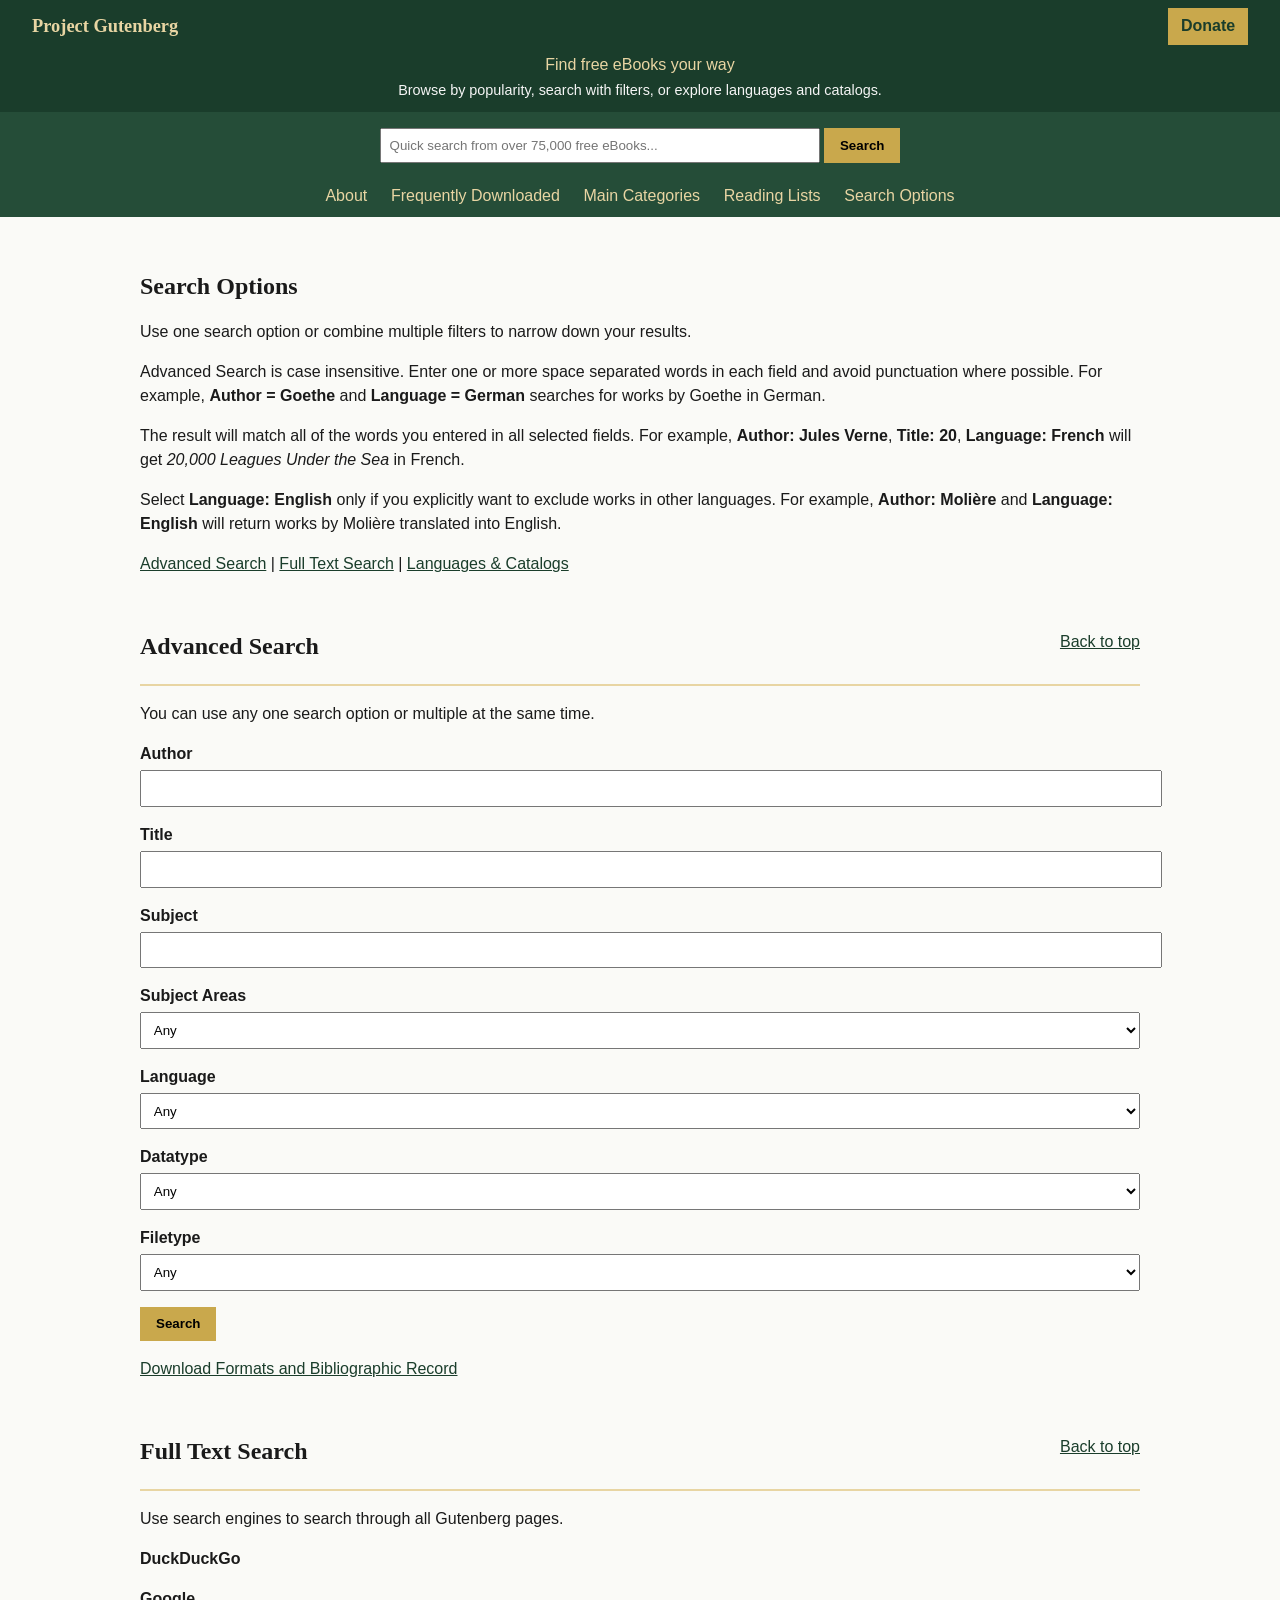
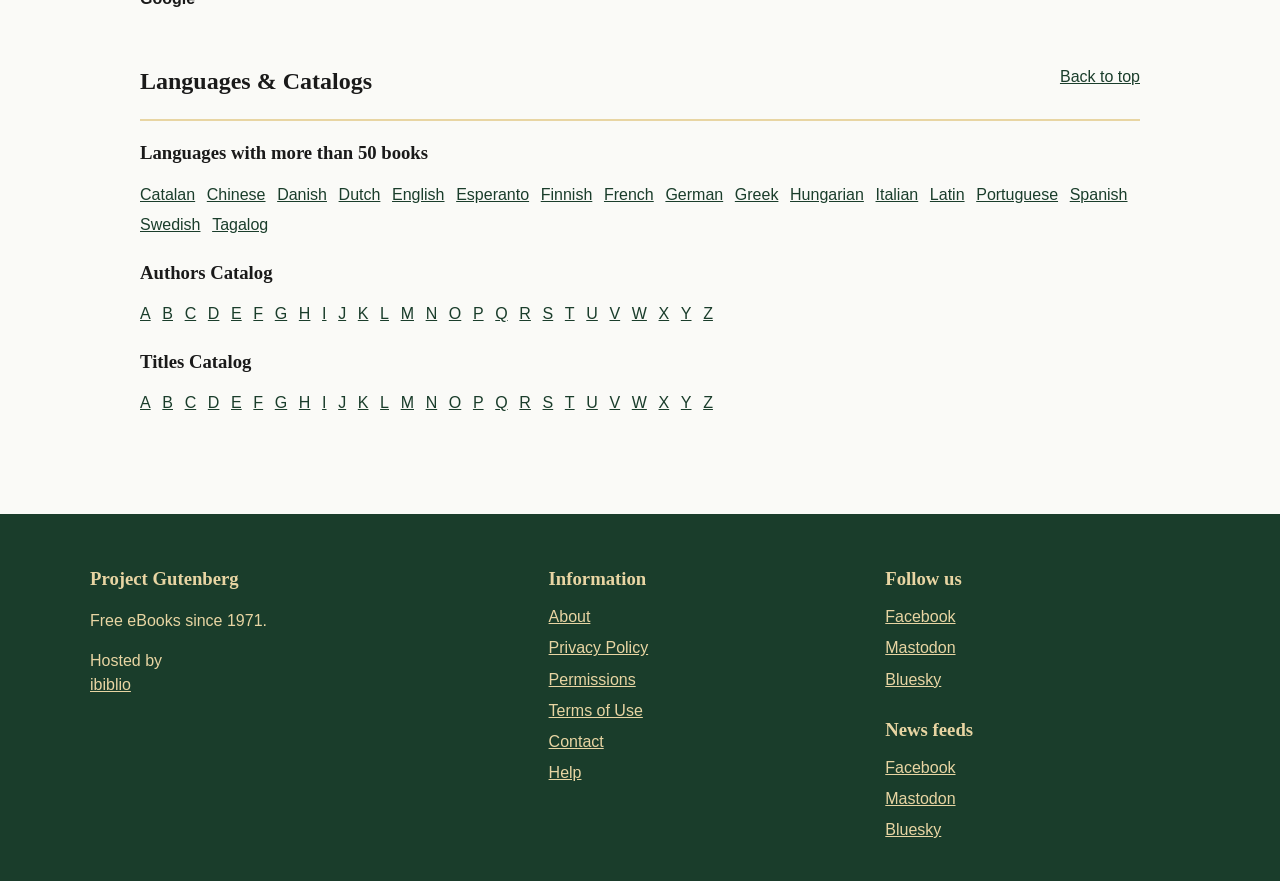
<file: search-options.html>
<!DOCTYPE html>
<html lang="en">
<head>
  <!-- Basic page setup:
       sets the character encoding, makes the layout responsive,
       gives the page its browser-tab title, and links the stylesheet -->
  <meta charset="UTF-8">
  <meta name="viewport" content="width=device-width, initial-scale=1.0">

  <!-- Title shown in the browser tab -->
  <title>Search Options | Project Gutenberg</title>

  <!-- Link to the shared stylesheet used across the redesigned pages -->
  <link rel="stylesheet" href="style.css">
</head>
<body id="top">

  <!-- Site header:
       contains the text logo, donate button, short site description,
       search bar, and navigation links to the other pages -->
  <header class="site-header">

    <!-- Top row of the header with the logo on the left
         and the donate button on the right -->
    <div class="header-top">
      <a href="index.html" class="logo">Project Gutenberg</a>
      <a href="https://www.gutenberg.org/donate/" class="donate-btn">Donate</a>
    </div>

    <!-- Short introduction to this page -->
    <div class="header-tagline">
      <p>Find free eBooks your way</p>
      <span>Browse by popularity, search with filters, or explore languages and catalogs.</span>
    </div>

    <!-- Search form:
         sends the user's search query to the real Gutenberg search page -->
    <div class="header-search">
      <form method="get" action="https://www.gutenberg.org/ebooks/search/">
        <input type="text" name="query" placeholder="Quick search from over 75,000 free eBooks...">
        <button type="submit">Search</button>
      </form>
    </div>

    <!-- Main navigation menu for the redesigned website -->
    <nav class="header-nav">
      <a href="about.html">About</a>
      <a href="frequently-downloaded.html">Frequently Downloaded</a>
      <a href="main-categories.html">Main Categories</a>
      <a href="reading-list.html">Reading Lists</a>
      <a href="search-options.html">Search Options</a>
    </nav>
  </header>

  <!-- Main content of the page -->
  <main class="search-main">

    <!-- Intro section:
         explains what the search page is for and how the filters work -->
    <section>
      <h1>Search Options</h1>
      <p>Use one search option or combine multiple filters to narrow down your results.</p>
      <p>
        Advanced Search is case insensitive. Enter one or more space separated words in each field and avoid punctuation where possible.
        For example, <strong>Author = Goethe</strong> and <strong>Language = German</strong> searches for works by Goethe in German.
      </p>
      <p>
        The result will match all of the words you entered in all selected fields. For example,
        <strong>Author: Jules Verne</strong>, <strong>Title: 20</strong>, <strong>Language: French</strong>
        will get <em>20,000 Leagues Under the Sea</em> in French.
      </p>
      <p>
        Select <strong>Language: English</strong> only if you explicitly want to exclude works in other languages.
        For example, <strong>Author: Molière</strong> and <strong>Language: English</strong> will return works by Molière translated into English.
      </p>

      <!-- Quick jump links to the main parts of this page -->
      <p>
        <a href="#advanced-search">Advanced Search</a> |
        <a href="#full-text-search">Full Text Search</a> |
        <a href="#languages-catalogs">Languages &amp; Catalogs</a>
      </p>
    </section>

    <!-- Advanced Search section:
         gives the user a detailed form with multiple filters
         such as author, title, subject, language, and file type -->
    <section>
      <div class="shelf-header">
        <h2 id="advanced-search">Advanced Search</h2>
        <a href="#top">Back to top</a>
      </div>

      <p>You can use any one search option or multiple at the same time.</p>

      <!-- Main advanced search form:
           sends the chosen filters to Gutenberg's results page -->
      <form method="post" action="https://www.gutenberg.org/ebooks/results/" accept-charset="utf-8" enctype="multipart/form-data">

        <!-- Text field for searching by author name -->
        <p>
          <label for="author"><strong>Author</strong></label><br>
          <input type="text" name="author" id="author">
        </p>

        <!-- Text field for searching by title -->
        <p>
          <label for="title"><strong>Title</strong></label><br>
          <input type="text" name="title" id="title">
        </p>

        <!-- Text field for searching by subject keyword -->
        <p>
          <label for="subject"><strong>Subject</strong></label><br>
          <input type="text" name="subject" id="subject">
        </p>

        <!-- Dropdown for subject areas based on library classification categories -->
        <p>
          <label for="locc"><strong>Subject Areas</strong></label><br>
          <select id="locc" name="locc">
            <option selected value="">Any</option>
            <option value="AC">AC General Works: Collections, Series, Collected works, Pamphlets</option>
            <option value="AE">AE General Works: Encyclopedias</option>
            <option value="AG">AG General Works: Dictionaries and other general reference books</option>
            <option value="AM">AM General Works: Museums, Collectors and collecting</option>
            <option value="AP">AP General Works: Periodicals</option>
            <option value="AS">AS General Works: Academies and International Associations, Congresses</option>
            <option value="AY">AY General Works: Yearbooks, Almanacs, Directories</option>
            <option value="AZ">AZ General Works: History of scholarship and learning, The humanities</option>
            <option value="B">B Philosophy, Psychology, Religion</option>
            <option value="BC">BC Philosophy, Psychology, Religion: Logic</option>
            <option value="BD">BD Philosophy, Psychology, Religion: Speculative Philosophy, General Philosophical works</option>
            <option value="BF">BF Philosophy, Psychology, Religion: Psychology, Philosophy, Psychoanalysis</option>
            <option value="BH">BH Philosophy, Psychology, Religion: Aesthetics</option>
            <option value="BJ">BJ Philosophy, Psychology, Religion: Ethics, Social usages, Etiquette, Religion</option>
            <option value="BL">BL Philosophy, Psychology, Religion: Religion: General, Miscellaneous and Atheism</option>
            <option value="BM">BM Philosophy, Psychology, Religion: Judaism</option>
            <option value="BP">BP Philosophy, Psychology, Religion: Islam, Bahaism, Theosophy, Other and new beliefs</option>
            <option value="BQ">BQ Philosophy, Psychology, Religion: Buddhism</option>
            <option value="BR">BR Philosophy, Psychology, Religion: Christianity</option>
            <option value="BS">BS Philosophy, Psychology, Religion: Christianity: The Bible, Old and New Testament</option>
            <option value="BT">BT Philosophy, Psychology, Religion: Christianity: Doctrinal theology, God, Christology</option>
            <option value="BV">BV Philosophy, Psychology, Religion: Christianity: Practical theology, Worship</option>
            <option value="BX">BX Philosophy, Psychology, Religion: Christianity: Churches, Church movements</option>
            <option value="CB">CB History: History of civilization</option>
            <option value="CC">CC History: Archaeology</option>
            <option value="CE">CE History: Technical Chronology, Calendar</option>
            <option value="CJ">CJ History: Numismatics</option>
            <option value="CN">CN History: Inscriptions, Epigraphy</option>
            <option value="CR">CR History: Heraldry</option>
            <option value="CS">CS History: Genealogy</option>
            <option value="CT">CT History: Biography</option>
            <option value="D">D History: General and Eastern Hemisphere</option>
            <option value="DA">DA History: Great Britain, Ireland, Central Europe</option>
            <option value="DB">DB History: Austria, Hungary, Czech Republic, Slovakia</option>
            <option value="DC">DC History: France, Andorra, Monaco</option>
            <option value="DD">DD History: Germany</option>
            <option value="DF">DF History: Greece</option>
            <option value="DG">DG History: Italy, Vatican City, Malta</option>
            <option value="DJ">DJ History: Netherlands</option>
            <option value="DK">DK History: Russia, Former Soviet Republics, Poland</option>
            <option value="DS">DS History: Asia</option>
            <option value="DT">DT History: Africa</option>
            <option value="E151">E151 History: United States</option>
            <option value="F001">F001 United States local history: New England</option>
            <option value="G">G Geography, Anthropology, Recreation</option>
            <option value="H">H Social sciences</option>
            <option value="J">J Political science</option>
            <option value="K">K Law</option>
            <option value="L">L Education</option>
            <option value="M">M Music</option>
            <option value="N">N Fine Arts</option>
            <option value="P">P Language and Literatures</option>
            <option value="Q">Q Science</option>
            <option value="R">R Medicine</option>
            <option value="S">S Agriculture</option>
            <option value="T">T Technology</option>
            <option value="U">U Military science</option>
            <option value="V">V Naval science</option>
            <option value="Z">Z Bibliography, Library science</option>
          </select>
        </p>

        <!-- Dropdown for choosing the language of the work -->
        <p>
          <label for="lang"><strong>Language</strong></label><br>
          <select id="lang" name="lang">
            <option selected value="">Any</option>
            <option value="af">Afrikaans</option>
            <option value="ar">Arabic</option>
            <option value="bg">Bulgarian</option>
            <option value="ca">Catalan</option>
            <option value="cs">Czech</option>
            <option value="da">Danish</option>
            <option value="nl">Dutch</option>
            <option value="en">English</option>
            <option value="eo">Esperanto</option>
            <option value="fi">Finnish</option>
            <option value="fr">French</option>
            <option value="de">German</option>
            <option value="el">Greek</option>
            <option value="hu">Hungarian</option>
            <option value="it">Italian</option>
            <option value="ja">Japanese</option>
            <option value="la">Latin</option>
            <option value="no">Norwegian</option>
            <option value="pl">Polish</option>
            <option value="pt">Portuguese</option>
            <option value="ro">Romanian</option>
            <option value="ru">Russian</option>
            <option value="sl">Slovenian</option>
            <option value="es">Spanish</option>
            <option value="sv">Swedish</option>
            <option value="cy">Welsh</option>
          </select>
        </p>

        <!-- Dropdown for choosing the general type of material -->
        <p>
          <label for="category"><strong>Datatype</strong></label><br>
          <select id="category" name="category">
            <option selected value="">Any</option>
            <option value="1">Audio Book, human-read</option>
            <option value="2">Audio Book, computer-generated</option>
            <option value="3">Music, recorded</option>
            <option value="4">Music, Sheet</option>
            <option value="5">Pictures, still</option>
            <option value="6">Other recordings</option>
            <option value="7">Pictures, moving</option>
            <option value="8">Data</option>
            <option value="9">Compilations</option>
          </select>
        </p>

        <!-- Dropdown for choosing the file format -->
        <p>
          <label for="filetype"><strong>Filetype</strong></label><br>
          <select id="filetype" name="filetype">
            <option selected value="">Any</option>
            <option value="html">HTML</option>
            <option value="epub.noimages">EPUB (no images)</option>
            <option value="epub.images">EPUB (with images)</option>
            <option value="pdf">PDF</option>
            <option value="kindle.noimages">Kindle (no images)</option>
            <option value="kindle.images">Kindle (with images)</option>
            <option value="txt.utf-8">Plain Text UTF-8</option>
            <option value="txt">Plain Text</option>
            <option value="xml">XML</option>
            <option value="jpg">JPEG Picture</option>
            <option value="png">PNG Picture</option>
            <option value="mp3">MP3 Audio</option>
            <option value="mp4">MP4 Video</option>
          </select>
        </p>

        <!-- Search button for submitting the advanced form -->
        <p>
          <button type="submit" name="submit_search">Search</button>
        </p>
      </form>

      <!-- Supporting help link about formats and bibliographic details -->
      <p>
        <a href="https://www.gutenberg.org/help/bibliographic_record.html">Download Formats and Bibliographic Record</a>
      </p>
    </section>

    <!-- Full Text Search section:
         provides external search tools that search across
         Project Gutenberg pages through search engines -->
    <section>
      <div class="shelf-header">
        <h2 id="full-text-search">Full Text Search</h2>
        <a href="#top">Back to top</a>
      </div>

      <p>Use search engines to search through all Gutenberg pages.</p>

        <p>
          <strong>DuckDuckGo</strong><br>
        </p>
        
        <p>
          <strong>Google</strong><br>
        </p>
    </section>

    <!-- Languages and Catalogs section:
         helps the user browse Gutenberg through language links
         and alphabetical author/title catalogs -->
    <section>
      <div class="shelf-header">
        <h2 id="languages-catalogs">Languages &amp; Catalogs</h2>
        <a href="#top">Back to top</a>
      </div>

      <!-- Links to languages that have a large number of books available -->
      <h3>Languages with more than 50 books</h3>
      <div class="link-list">
        <a href="https://www.gutenberg.org/ebooks/search/?query=l.ca">Catalan</a>
        <a href="https://www.gutenberg.org/ebooks/search/?query=l.zh">Chinese</a>
        <a href="https://www.gutenberg.org/ebooks/search/?query=l.da">Danish</a>
        <a href="https://www.gutenberg.org/ebooks/search/?query=l.nl">Dutch</a>
        <a href="https://www.gutenberg.org/ebooks/search/?query=l.en">English</a>
        <a href="https://www.gutenberg.org/ebooks/search/?query=l.eo">Esperanto</a>
        <a href="https://www.gutenberg.org/ebooks/search/?query=l.fi">Finnish</a>
        <a href="https://www.gutenberg.org/ebooks/search/?query=l.fr">French</a>
        <a href="https://www.gutenberg.org/ebooks/search/?query=l.de">German</a>
        <a href="https://www.gutenberg.org/ebooks/search/?query=l.el">Greek</a>
        <a href="https://www.gutenberg.org/ebooks/search/?query=l.hu">Hungarian</a>
        <a href="https://www.gutenberg.org/ebooks/search/?query=l.it">Italian</a>
        <a href="https://www.gutenberg.org/ebooks/search/?query=l.la">Latin</a>
        <a href="https://www.gutenberg.org/ebooks/search/?query=l.pt">Portuguese</a>
        <a href="https://www.gutenberg.org/ebooks/search/?query=l.es">Spanish</a>
        <a href="https://www.gutenberg.org/ebooks/search/?query=l.sv">Swedish</a>
        <a href="https://www.gutenberg.org/ebooks/search/?query=l.tl">Tagalog</a>
      </div>

      <!-- Alphabetical author catalog links -->
      <h3>Authors Catalog</h3>
      <div class="link-list">
        <a href="https://www.gutenberg.org/browse/authors/a">A</a>
        <a href="https://www.gutenberg.org/browse/authors/b">B</a>
        <a href="https://www.gutenberg.org/browse/authors/c">C</a>
        <a href="https://www.gutenberg.org/browse/authors/d">D</a>
        <a href="https://www.gutenberg.org/browse/authors/e">E</a>
        <a href="https://www.gutenberg.org/browse/authors/f">F</a>
        <a href="https://www.gutenberg.org/browse/authors/g">G</a>
        <a href="https://www.gutenberg.org/browse/authors/h">H</a>
        <a href="https://www.gutenberg.org/browse/authors/i">I</a>
        <a href="https://www.gutenberg.org/browse/authors/j">J</a>
        <a href="https://www.gutenberg.org/browse/authors/k">K</a>
        <a href="https://www.gutenberg.org/browse/authors/l">L</a>
        <a href="https://www.gutenberg.org/browse/authors/m">M</a>
        <a href="https://www.gutenberg.org/browse/authors/n">N</a>
        <a href="https://www.gutenberg.org/browse/authors/o">O</a>
        <a href="https://www.gutenberg.org/browse/authors/p">P</a>
        <a href="https://www.gutenberg.org/browse/authors/q">Q</a>
        <a href="https://www.gutenberg.org/browse/authors/r">R</a>
        <a href="https://www.gutenberg.org/browse/authors/s">S</a>
        <a href="https://www.gutenberg.org/browse/authors/t">T</a>
        <a href="https://www.gutenberg.org/browse/authors/u">U</a>
        <a href="https://www.gutenberg.org/browse/authors/v">V</a>
        <a href="https://www.gutenberg.org/browse/authors/w">W</a>
        <a href="https://www.gutenberg.org/browse/authors/x">X</a>
        <a href="https://www.gutenberg.org/browse/authors/y">Y</a>
        <a href="https://www.gutenberg.org/browse/authors/z">Z</a>
      </div>

      <!-- Alphabetical title catalog links -->
      <h3>Titles Catalog</h3>
      <div class="link-list">
        <a href="https://www.gutenberg.org/browse/titles/a">A</a>
        <a href="https://www.gutenberg.org/browse/titles/b">B</a>
        <a href="https://www.gutenberg.org/browse/titles/c">C</a>
        <a href="https://www.gutenberg.org/browse/titles/d">D</a>
        <a href="https://www.gutenberg.org/browse/titles/e">E</a>
        <a href="https://www.gutenberg.org/browse/titles/f">F</a>
        <a href="https://www.gutenberg.org/browse/titles/g">G</a>
        <a href="https://www.gutenberg.org/browse/titles/h">H</a>
        <a href="https://www.gutenberg.org/browse/titles/i">I</a>
        <a href="https://www.gutenberg.org/browse/titles/j">J</a>
        <a href="https://www.gutenberg.org/browse/titles/k">K</a>
        <a href="https://www.gutenberg.org/browse/titles/l">L</a>
        <a href="https://www.gutenberg.org/browse/titles/m">M</a>
        <a href="https://www.gutenberg.org/browse/titles/n">N</a>
        <a href="https://www.gutenberg.org/browse/titles/o">O</a>
        <a href="https://www.gutenberg.org/browse/titles/p">P</a>
        <a href="https://www.gutenberg.org/browse/titles/q">Q</a>
        <a href="https://www.gutenberg.org/browse/titles/r">R</a>
        <a href="https://www.gutenberg.org/browse/titles/s">S</a>
        <a href="https://www.gutenberg.org/browse/titles/t">T</a>
        <a href="https://www.gutenberg.org/browse/titles/u">U</a>
        <a href="https://www.gutenberg.org/browse/titles/v">V</a>
        <a href="https://www.gutenberg.org/browse/titles/w">W</a>
        <a href="https://www.gutenberg.org/browse/titles/x">X</a>
        <a href="https://www.gutenberg.org/browse/titles/y">Y</a>
        <a href="https://www.gutenberg.org/browse/titles/z">Z</a>
      </div>
    </section>
  </main>

  <!-- Footer:
       contains project information, policy/help links,
       and social media/news feed links -->
  <footer class="site-footer">
    <div class="footer-grid">

      <!-- Short project description -->
      <div>
        <h3>Project Gutenberg</h3>
        <p>Free eBooks since 1971.</p>
        <p>Hosted by <a href="https://www.ibiblio.org/">ibiblio</a></p>
      </div>

      <!-- Information and policy links -->
      <div>
        <h3>Information</h3>
        <a href="https://www.gutenberg.org/about/">About</a>
        <a href="https://www.gutenberg.org/policy/privacy_policy.html">Privacy Policy</a>
        <a href="https://www.gutenberg.org/policy/permission.html">Permissions</a>
        <a href="https://www.gutenberg.org/policy/terms_of_use.html">Terms of Use</a>
        <a href="https://www.gutenberg.org/about/contact_information.html">Contact</a>
        <a href="https://www.gutenberg.org/help/">Help</a>
      </div>

      <!-- Social media and news feed links -->
      <div>
        <h3>Follow us</h3>
        <a href="https://www.facebook.com/project.gutenberg">Facebook</a>
        <a href="https://mastodon.social/@gutenberg_org" rel="me">Mastodon</a>
        <a href="https://bsky.app/profile/gutenberg.org" rel="me">Bluesky</a>

        <h3>News feeds</h3>
        <a href="https://www.facebook.com/gutenberg.new">Facebook</a>
        <a href="https://mastodon.social/@gutenberg_new" rel="me">Mastodon</a>
        <a href="https://bsky.app/profile/new.gutenberg.org" rel="me">Bluesky</a>
      </div>
    </div>
  </footer>

</body>
</html>
</file>
<file: style.css>
/* 
  GLOBAL PAGE STYLING
  These rules set the basic look of the whole redesigned website.

  Purpose:
  - create a clean and readable base style for all pages
  - keep the design simple and consistent across the redesigned pages
  - replace the much more complex original Gutenberg styling with a lighter css custom-made stylesheet
*/

/* Resets the default browser margin so the page starts flush against the edges.
   Sets Arial as the main font, adds room between lines of text,
   gives the whole page a warm off-white background and near-black text color */
body {
  margin: 0;
  font-family: Arial, sans-serif;
  line-height: 1.5;
  background: #fafaf7;
  color: #1a1a1a;
}

/* Stops images from overflowing their parent container if they are too wide.
   display: block removes the small gap that appears below images by default */
img {
  max-width: 100%;
  display: block;
}

/* Sets a dark green as the default color for all links across every page */
a {
  color: #1a3d2b;
}

/*the page content margin to make sure the content is not full-width of the screen*/
main {
  max-width: 1000px;
  margin: 0 auto;
  padding: 0 2rem;
}

/* Georgia is a serif font that gives headings a more classic, literary feel, which is
   fitting for a library site. The margin-bottom adds space below every heading
   so text below it doesn't feel too cramped */
h1, h2, h3 {
  font-family: Georgia, serif;
  margin-bottom: 0.75rem;
}

/* Adds a consistent gap below every section block so
   content areas don't run into each other */
section {
  margin-bottom: 2rem;
}


/* JS */
.toggle-title::after {
  content: " ▾";
  font-size: 0.9em;
}

.toggle-title:hover {
  text-decoration: underline;
  cursor: pointer;
}

.toggle-content {
  display: none;
}

.toggle-content.is-open {
  display: block;
}

.category-grid.toggle-content {
  display: none;
}

.category-grid.toggle-content.is-open {
  display: grid;
}

/* ============================================================
   HEADER
   The header appears at the top of every page and contains
   the logo, donate button, tagline, search bar, and navigation links.
   It is split into four stacked rows.
   ============================================================ */

/* Top bar: dark green background, logo on the left, donate button on the right.
   flexbox with space-between pushes the two items to opposite ends */
.header-top {
  background: #1a3d2b;
  padding: 0.5rem 2rem;
  display: flex;
  justify-content: space-between;
  align-items: center;
}

/* The site name used as a text logo. Gold color stands out against the dark green.
   No underline keeps it looking like a logo rather than a link */
.logo {
  color: #e8d5a3;
  text-decoration: none;
  font-family: Georgia, serif;
  font-size: 1.15rem;
  font-weight: bold;
}

/* Gold button that links to the donation page.
   Padding gives it the appearance of a button without using a form element */
.donate-btn {
  background: #c9a84c;
  color: #1a3d2b;
  padding: 0.4rem 0.8rem;
  text-decoration: none;
  font-weight: bold;
}

/* Tagline row directly below the top bar, same dark green background.
   Text is centered and uses gold and white to create a subtle hierarchy */
.header-tagline {
  background: #1a3d2b;
  color: #e8d5a3;
  text-align: center;
  padding: 0 2rem 0.6rem;
}

/* Removes default paragraph margin so the tagline lines sit close together */
.header-tagline p {
  margin: 0 0 0.1rem 0;
}

/* Slightly smaller and whiter than the gold line above — creates a subtitle effect */
.header-tagline span {
  color: #f5f5f5;
  font-size: 0.9rem;
}

/* Search bar row: slightly lighter green than the top bar to visually separate it.
   The form is centered and capped in width so it doesn't stretch too wide */
.header-search {
  background: #254d38;
  text-align: center;
  padding: 0.75rem 2rem;
}

.header-search form {
  max-width: 600px;
  margin: 0 auto;
}

/* Input takes up 70% of the form width, leaving room for a submit button */
.header-search input {
  width: 70%;
  padding: 0.5rem;
}

/* Navigation row: same lighter green as the search bar, links are centered.
   This visually groups the search bar and nav together below the top bar */
.header-nav {
  background: #254d38;
  text-align: center;
  padding: 0.55rem 2rem;
}

/* Nav links are gold so they stand out against the green background.
   Horizontal margin adds breathing room between each link */
.header-nav a {
  color: #e8d5a3;
  text-decoration: none;
  margin: 0 0.6rem;
}


/* ============================================================
   SHARED BLOCKS
   These classes are reused across multiple pages to keep
   the layout consistent without repeating code.
   ============================================================ */

/* A centered content card used on most pages to group related content.
   The warm white background and subtle border lift it off the page background.
   Rounded corners soften the look */
.shelf {
  max-width: 1000px;
  margin: 1.5rem auto;
  padding: 1.5rem;
  background: #fffdf9;
  border: 1px solid #e6dfd2;
  border-radius: 15px;
}

/* Header row inside a shelf: title on the left, a secondary link on the right.
   The gold bottom border acts as a divider between the header and the content below */
.shelf-header {
  display: flex;
  justify-content: space-between;
  align-items: center;
  border-bottom: 2px solid #e8d5a3;
  margin-bottom: 1rem;
  padding-bottom: 0.5rem;
}

/* A horizontal row of book cards. overflow-x: auto adds a scrollbar
   if there are more cards than fit on screen, rather than wrapping them */
.book-row {
  display: flex;
  gap: 1rem;
  overflow-x: auto;
}

/* Each book card is a fixed 112px wide so all covers align neatly.
   flex: 0 0 112px prevents the card from growing or shrinking in the row */
.book-card {
  width: 112px;
  flex: 0 0 112px;
  text-decoration: none;
  color: #1a1a1a;
}

/* Fixed dimensions for all cover images so they line up in a uniform grid.
   object-fit: cover crops the image to fill the box without distorting it */
.book-card img {
  width: 112px;
  height: 160px;
  object-fit: cover;
  margin-bottom: 0.4rem;
}

/* display: block puts the title and author on separate lines below the cover */
.book-card span {
  display: block;
  font-size: 0.75rem;
}

/* Author name is slightly smaller and grey to visually separate it from the title */
.book-author {
  color: #666;
  font-size: 0.7rem;
}


/* ============================================================
   STATS STRIP
   A full-width dark green banner showing key numbers.
   Used on the homepage and frequently downloaded page.
   ============================================================ */

.stats-strip {
  background: #1a3d2b;
  padding: 2rem;
}

/* Centers the boxes and spreads them evenly across the full width */
.stats-grid {
  max-width: 1100px;
  margin: 0 auto;
  display: flex;
  gap: 1rem;
  justify-content: space-between;
}

/* Each box takes an equal share of the available width (flex: 1).
   The semi-transparent gold border gives structure without being too heavy */
.stat-box {
  flex: 1;
  text-align: center;
  border: 1px solid rgba(232, 213, 163, 0.4);
  padding: 1rem 0.5rem;
  color: #e8d5a3;
}

/* The number is displayed larger and in Georgia to make it stand out */
.stat-box strong {
  display: block;
  font-family: Georgia, serif;
  font-size: 1.4rem;
}


/* ============================================================
   CATEGORIES AND LINKS
   Used on the homepage, categories page, and book detail page
   to display groups of links in a structured grid.
   ============================================================ */

/* Three equal columns. gap adds space between each cell.
   margin-top separates the grid from whatever heading is above it */
.category-grid {
  display: grid;
  grid-template-columns: repeat(3, 1fr);
  gap: 1rem;
  margin-top: 1rem;
}

/* Each link looks like a button: warm beige background, subtle border,
   centered text, bold weight */
.category-grid a {
  display: block;
  background: #f4f0e8;
  border: 1px solid #ddd8ce;
  text-align: center;
  padding: 1rem;
  text-decoration: none;
  font-weight: bold;
}

/* Four-column layout for the info section on the homepage.
   Each column contains a heading and a group of related links */
.links-section {
  display: grid;
  grid-template-columns: repeat(4, 1fr);
  gap: 2rem;
}

/* Column headings are dark green to stand out from the link text.
   margin-top adds space above every h3 so columns with multiple groups
   don't run the groups together */
.links-col h3 {
  color: #1a3d2b;
  margin-top: 1.5rem;
}

/* The first heading in a column doesn't need top margin
   because there's nothing above it */
.links-col h3:first-child {
  margin-top: 0;
}

/* Links in these columns are displayed as blocks (one per line) with
   top margin and bold weight to make them easy to scan */
.links-col a {
  display: block;
  margin-top: 0.75rem;
  font-weight: bold;
}

/* Description text below each link: smaller, grey, no top margin needed */
.links-col p {
  margin-top: 0.2rem;
  color: #666;
  font-size: 0.92rem;
}


/* ============================================================
   FOOTER
   Appears at the bottom of every page. Dark green background
   with a three-column grid of links.
   ============================================================ */

.site-footer {
  background: #1a3d2b;
  padding: 2rem;
  margin-top: 2rem;
}

/* Three columns: the first is slightly wider to hold the about text */
.footer-grid {
  max-width: 1100px;
  margin: 0 auto;
  display: grid;
  grid-template-columns: 1.4fr 1fr 1fr;
  gap: 2rem;
}

/* All text and links in the footer use the same gold color for consistency */
.site-footer h3,
.site-footer p,
.site-footer a {
  color: #e8d5a3;
}

/* Footer links stack vertically with a small gap between each */
.site-footer a {
  display: block;
  margin-bottom: 0.45rem;
}

/* Any h3 that is not the first one in its column gets top margin
   to visually separate grouped sections (e.g. Follow us / News feeds) */
.site-footer div h3:not(:first-child) {
  margin-top: 1.5rem;
}


/* ============================================================
   SEARCH OPTIONS PAGE
   The search options page uses a centered container class
   instead of relying on the global main tag, so it doesn't
   accidentally affect the layout of other pages.
   ============================================================ */

/* Centers and constrains the search page content with comfortable padding */
.search-main {
  max-width: 1000px;
  margin: 0 auto;
  padding: 2rem;
}

/* Adds space below paragraphs only inside main content areas,
   so it doesn't accidentally affect paragraphs in the header or footer */
main p {
  margin-bottom: 1rem;
}

/* Full-width inputs and selects with consistent padding across all form pages */
input,
select {
  width: 100%;
  padding: 0.55rem;
  margin-top: 0.25rem;
}

/* Gold submit buttons matching the donate button style */
button {
  padding: 0.6rem 1rem;
  background: #c9a84c;
  border: none;
  font-weight: bold;
}

/* Inline links in the search/language sections sit side by side
   with a small gap between them */
.link-list a {
  display: inline-block;
  margin: 0.2rem 0.45rem 0.2rem 0;
}


/* ============================================================
   READING LIST PAGE
   Extra styling for the alphabetical reading list sections.
   ============================================================ */

/* Warm beige background container for each letter group,
   with rounded corners and spacing below to separate sections */
.letter-box {
  background-color: #f4efe6;
  padding: 1.5rem;
  border-radius: 12px;
  margin-bottom: 1rem;
}

/* When category-grid and letter-box are used together, the individual
   link boxes get a white background and rounded corners to stand out
   against the beige container behind them */
.category-grid.letter-box a {
  background-color: #ffffff;
  border-radius: 8px;
  padding: 12px;
  text-align: center;
  font-weight: 500;
  color: #2c3e34;
}
</file>
